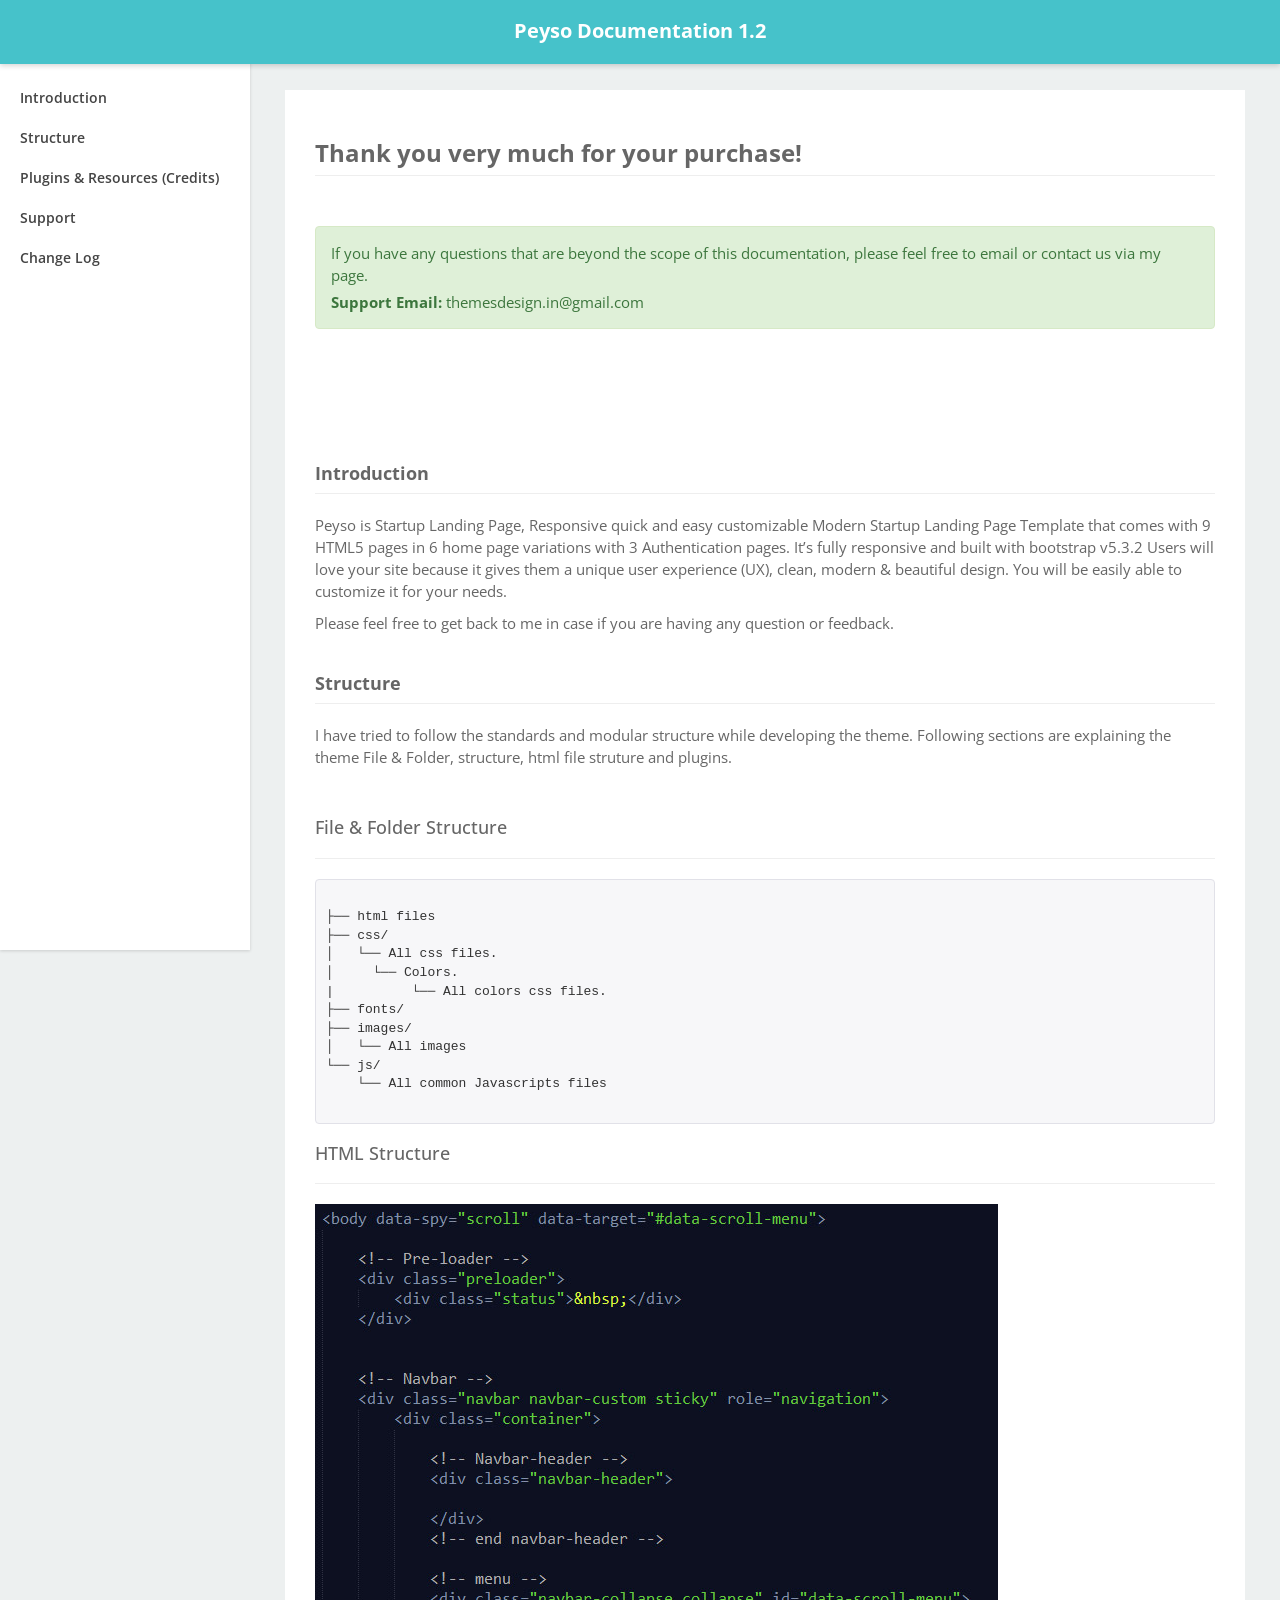
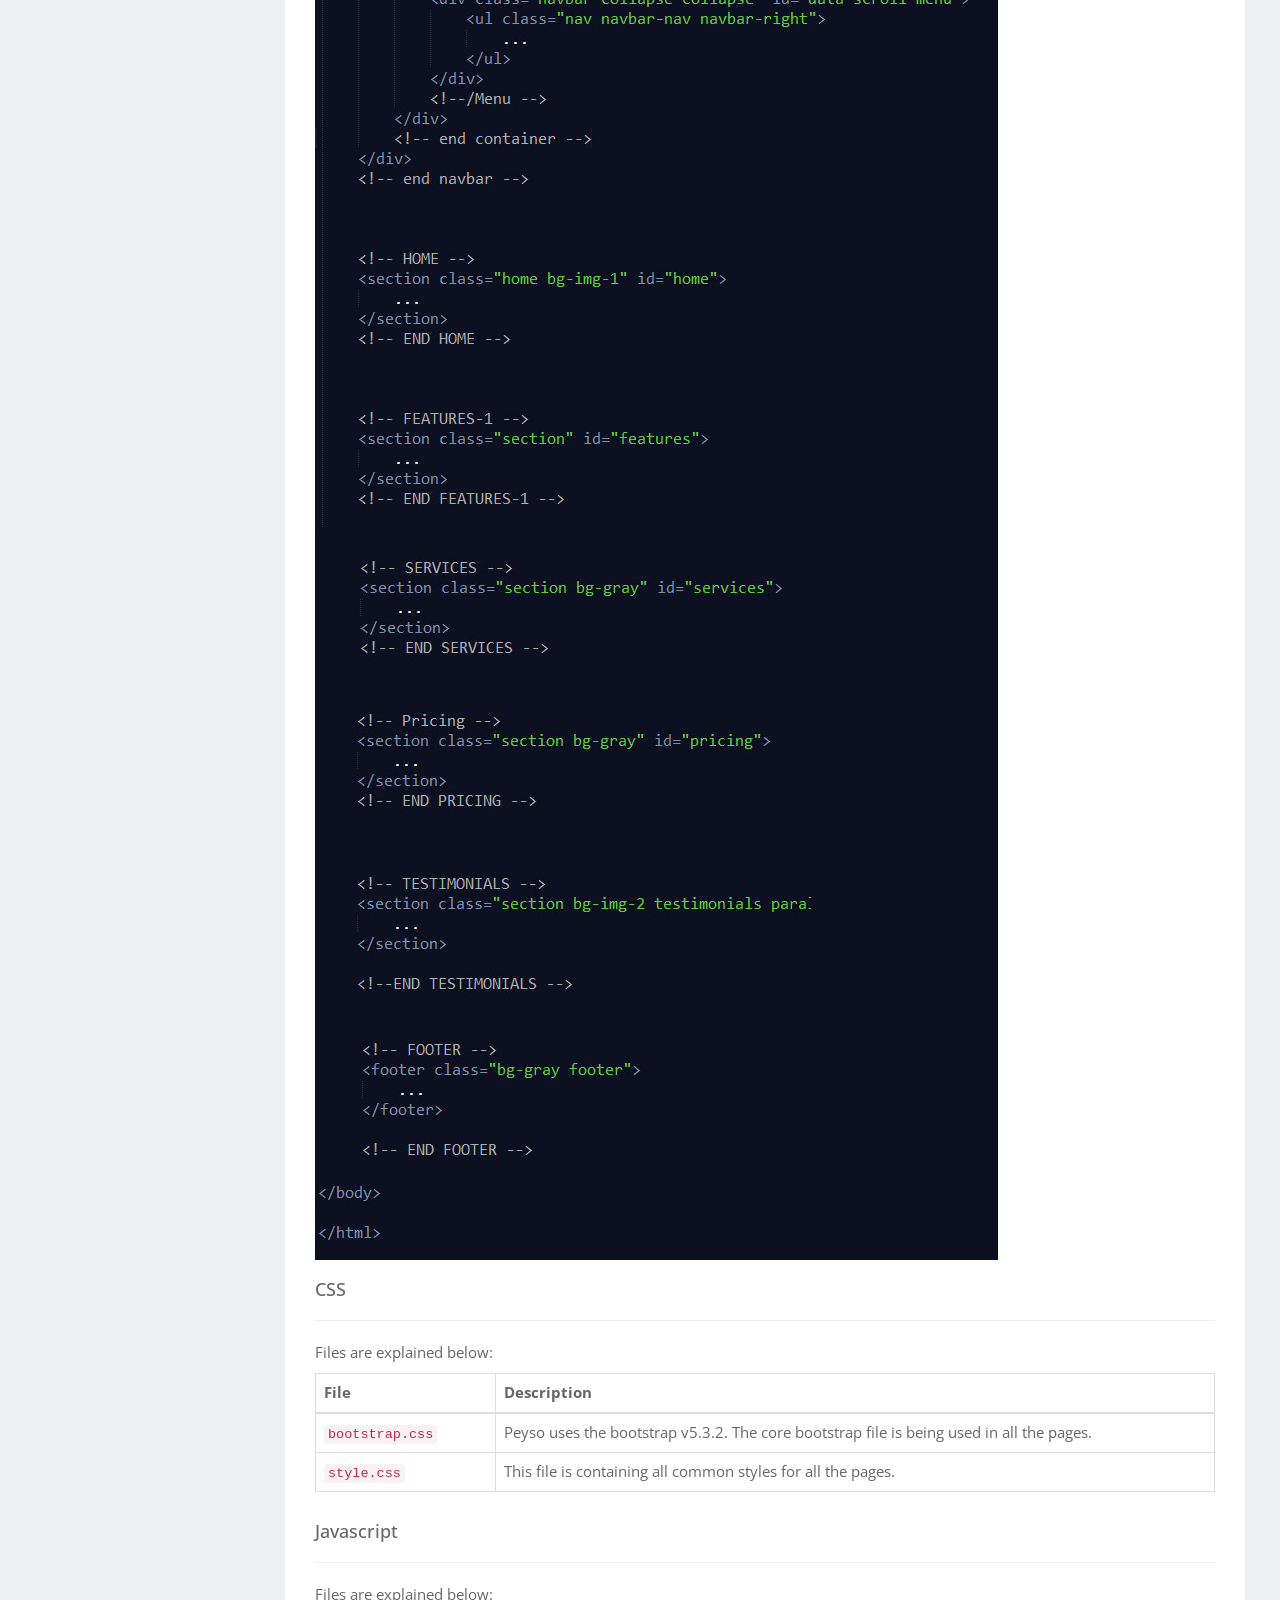
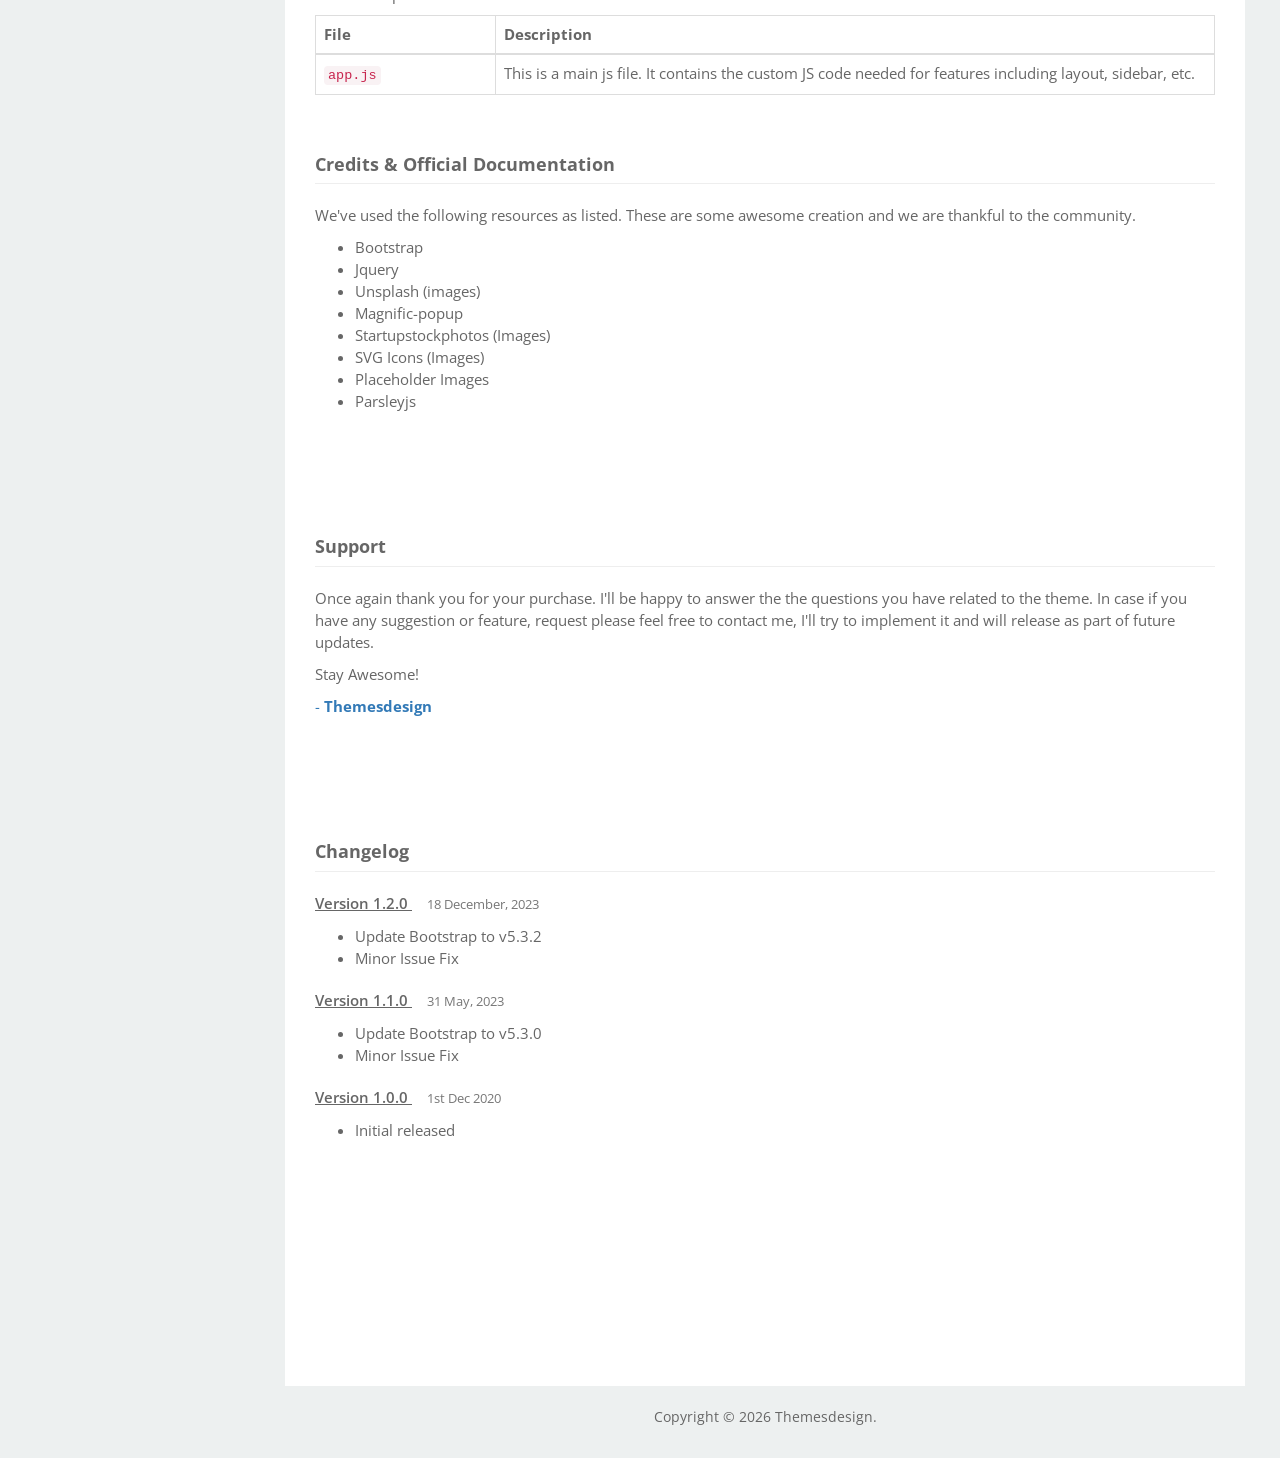
<file: Peyso_HTML_v1.2.0/Documentation/index.html>
<!DOCTYPE html>
<html lang="en">

<head>
	<!--SEO Meta Tags-->
	<meta charset="utf-8" />
	<!-- SITE TITLE -->
	<title>Peyso | Responsive Bootstrap Landing Template</title>
	<meta name="viewport" content="width=device-width, initial-scale=1.0, maximum-scale=1.0, user-scalable=no" />
	<meta content="Responsive Bootstrap Multi-Purpose Landing Page Template" name="description" />
	<meta name="keywords" content="Landing, Bootstrap, Landing page, Template, Registration, Landing">
	<meta content="Themesdesign" name="author" />
	<meta http-equiv="X-UA-Compatible" content="IE=edge" />

	<link rel="shortcut icon" href="favicon.ico">

	<!-- Google-Fonts -->
	<link rel="stylesheet" href="http://fonts.googleapis.com/css?family=Open+Sans:300italic,400italic,600italic,700italic,800italic,400,300,600,700,800">

	<!-- Bootstrap Core CSS -->
	<link href="css/bootstrap.min.css" rel="stylesheet">

	<link rel="stylesheet" type="text/css" href="css/prettify.css" />

	<!-- Custom CSS -->
	<link href="css/styles.css" rel="stylesheet">

	<!-- HTML5 Shim and Respond.js IE8 support of HTML5 elements and media queries -->
	<!-- WARNING: Respond.js doesn't work if you view the page via file:// -->
	<!--[if lt IE 9]>
	<script src="https://oss.maxcdn.com/libs/html5shiv/3.7.0/html5shiv.js"></script>
	<script src="https://oss.maxcdn.com/libs/respond.js/1.4.2/respond.min.js"></script>
	<![endif]-->

</head>

<body>

	<nav class="navbar navbar-default navbar-fixed-top">
		<div class="container-fluid">
			<!-- Brand and toggle get grouped for better mobile display -->
			<div class="text-center">
				<a class="logo" href="#">Peyso Documentation 1.2</a>
			</div>
		</div><!-- /.container-fluid -->
	</nav>

	<div id="wrapper">

		<!-- Sidebar -->
		<div id="sidebar-wrapper">
			<ul class="sidebar-nav">
				<li>
					<a href="#intro">Introduction</a>
				</li>
				<li>
					<a href="#structure">Structure</a>
				</li>
				<li>
					<a href="#credits">Plugins &amp; Resources (Credits)</a>
				</li>
				<li>
					<a href="#support">Support</a>
				</li>
				<li><a href="#changelog">Change Log</a></li>
			</ul>
		</div>
		<!-- /#sidebar-wrapper -->

		<!-- Page Content -->
		<div id="page-content-wrapper">
			<div class="container-fluid">
				<div class="row">
					<div class="col-lg-12">
						<div class="right-bar">

							<div class="com-container">

								<div id="intro" class="com-container">
									<h3 class="page-header">Thank you very much for your purchase!</h3>

									<div class="p-t-20">
										<div class="alert alert-success alert-dismissable">
											<p>If you have any questions that are beyond the scope of this documentation, please feel free to email or contact us via my page.</p>
											<p><b>Support Email:</b> themesdesign.in@gmail.com</p>
										</div>
									</div>
								</div>

								<h4 class="page-header">Introduction</h4>

								<p>Peyso is Startup Landing Page, Responsive quick and easy customizable Modern Startup Landing Page Template that comes with 9 HTML5 pages in 6 home page variations with 3 Authentication pages. It’s fully responsive and built with bootstrap v5.3.2 Users will love your site because it gives them a unique user experience (UX), clean, modern & beautiful design. You will be easily able to customize it for your needs.
								</p>
								<p>
									Please feel free to get back to me in case if you are having any question or feedback.
								</p>



								<div id="structure" class="com-container">
									<h4 class="page-header">Structure</h4>
									<p>I have tried to follow the standards and modular structure while developing the theme. Following sections are explaining the theme File &amp; Folder, structure, html file struture and plugins.</p>

									<div class="row p-t-20">
										<div class="col-sm-12">
											<h4>File &amp; Folder Structure</h4>
											<hr />

											<pre class="prettyprint">

├── html files
├── css/
│   └── All css files.
│     └── Colors.
|          └── All colors css files.
├── fonts/
├── images/
│   └── All images
└── js/
    └── All common Javascripts files

</pre>


											<div class="row">
												<div class="col-sm-12 p-t-30">
													<h4>HTML Structure</h4>
													<hr />
													<p>
														<img src="html.jpg" alt="htnl-img" class="img-responsive">
													</p>
												</div>
											</div>

											<div class="row">
												<div class="col-sm-12 p-t-30">
													<h4>CSS</h4>
													<hr />

													<p class="m-t-20">Files are explained below: </p>

													<table class="table table-bordered m-0">
														<thead>
															<tr>
																<th style="width: 20%;"><i class="ti-file"></i> File</th>
																<th>Description</th>
															</tr>
														</thead>
														<tbody>
															<tr>
																<td>
																	<code>bootstrap.css</code>
																</td>
																<td>
																	Peyso uses the bootstrap v5.3.2. The core bootstrap file is being used in all the pages.
																</td>
															</tr>

															<tr>
																<td>
																	<code>style.css</code>
																</td>
																<td>
																	This file is containing all common styles for all the pages.
																</td>
															</tr>

														</tbody>
													</table>

												</div>
											</div>
										</div>

										<div class="col-sm-12 p-t-30">
											<h4>Javascript</h4>
											<hr />

											<p class="m-t-20">Files are explained below: </p>

											<table class="table table-bordered m-0">
												<thead>
													<tr>
														<th style="width: 20%;"><i class="ti-file"></i> File</th>
														<th>Description</th>
													</tr>
												</thead>
												<tbody>

													<tr>
														<td>
															<code>app.js</code>
														</td>
														<td>
															This is a main js file. It contains the custom JS code needed for features including
															layout, sidebar, etc.
														</td>
													</tr>
												</tbody>
											</table>
										</div>
									</div>



									<div id="credits" class="com-container">
										<h4 class="page-header">Credits &amp; Official Documentation</h4>
										<p>We've used the following resources as listed. These are some awesome creation and we are thankful to the community.</p>

										<ul class="">
											<li><a href="http://getbootstrap.com/">Bootstrap</a></li>
											<li><a href="https://jquery.com/">Jquery</a></li>
											<li><a href="https://unsplash.com/">Unsplash (images)</a></li>
											<li><a href="http://dimsemenov.com/plugins/magnific-popup/">Magnific-popup</a></li>
											<li><a href="http://startupstockphotos.com/">Startupstockphotos (Images)</a></li>
											<li><a href="https://icons8.com/c/flat-color-icons">SVG Icons (Images)</a></li>
											<li><a href="http://placehold.it/">Placeholder Images</a></li>
											<li><a href="http://parsleyjs.org/">Parsleyjs</a></li>

										</ul>
									</div>

									<div id="support" class="com-container">
										<h4 class="page-header">Support</h4>
										<p class="m-t-20">
											Once again thank you for your purchase. I'll be happy to answer the the questions you have related to the theme.
											In case if you have any suggestion or feature, request please feel free to contact me, I'll try to implement it and will release as part of future updates.
										</p>

										<p>
											Stay Awesome!
										</p>

										<p class="text-primary">
											- <strong>Themesdesign</strong>
										</p>
									</div>

									<div id="changelog" class="com-container">

										<h4 class="page-header">Changelog</h4>
										<p style="margin-top: 20px;"><span style="text-decoration: underline; font-weight: 600;">Version 1.2.0 </span> &nbsp;&nbsp;&nbsp;<small class="text-muted"> 18 December, 2023</small></p>

										<ul>
											<li>
												Update Bootstrap to v5.3.2
											</li>
											<li>
												Minor Issue Fix
											</li>
										</ul>

										<p style="margin-top: 20px;"><span style="text-decoration: underline; font-weight: 600;">Version 1.1.0 </span> &nbsp;&nbsp;&nbsp;<small class="text-muted"> 31 May, 2023</small></p>

										<ul>
											<li>
												Update Bootstrap to v5.3.0
											</li>
											<li>
												Minor Issue Fix
											</li>
										</ul>

										<p style="margin-top: 20px;"><span style="text-decoration: underline; font-weight: 600;">Version 1.0.0 </span> &nbsp;&nbsp;&nbsp;<small class="text-muted"> 1st Dec 2020</small></p>

										<ul>
											<li>
												Initial released
											</li>
										</ul>

									</div>

								</div>
							</div>
						</div>
					</div>
				</div>
				<!-- /#page-content-wrapper -->

				<div class="text-center">
					<p class="copy">Copyright ©
						<script>document.write(new Date().getFullYear())</script> Themesdesign.
					</p>
				</div>
			</div>
			<!-- /#wrapper -->

			<!-- jQuery -->
			<script src="js/jquery.js"></script>

			<!-- Bootstrap Core JavaScript -->
			<script src="js/bootstrap.min.js"></script>

			<script src="js/jquery.easing.min.js"></script>

			<script type="text/javascript" src="js/prettify.js"></script>

			<!-- Menu Toggle Script -->
			<script>

				//jQuery for page scrolling feature - requires jQuery Easing plugin
				$(function () {
					$('.sidebar-nav a').bind('click', function (event) {
						var $anchor = $(this);
						$('html, body').stop().animate({
							scrollTop: $($anchor.attr('href')).offset().top - 100
						}, 1500, 'easeInOutExpo');
						event.preventDefault();
					});
				});
			</script>

</body>

</html>
</file>
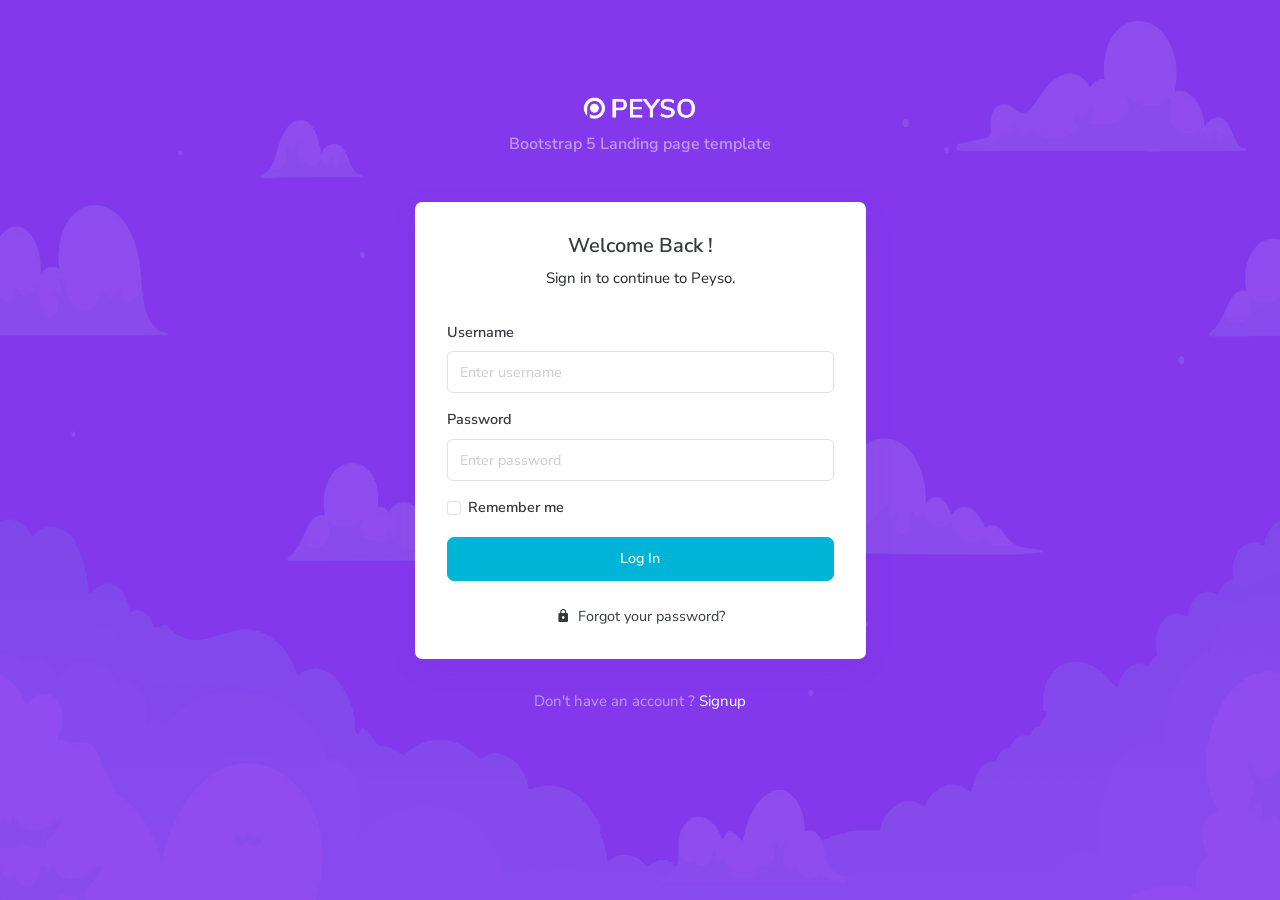
<file: Peyso_HTML_v1.2.0/HTML/auth-login.html>
<!DOCTYPE html>
<html lang="en">

<head>
    <meta charset="UTF-8">
    <meta name="viewport" content="width=device-width, initial-scale=1">
    <title>Login | Peyso - Bootstrap 5 Landing Page Template</title>
    <meta name="description" content="" />
    <meta name="keywords" content="" />
    <meta name="author" content="Themesbrand" />

    <!-- App favicon -->
    <link rel="shortcut icon" href="images/favicon.ico">

    <!-- Bootstrap core CSS -->
    <link rel="stylesheet" href="css/bootstrap.min.css" type="text/css">

    <!-- Material Icon -->
    <link rel="stylesheet" type="text/css" href="css/materialdesignicons.min.css" />

    <!-- Custom  sCss -->
    <link rel="stylesheet" type="text/css" href="css/style.min.css" />

</head>

<body class="bg-primary">

    <div class="authentication-page hero-1 py-5">
        <!-- bg-overlay-img -->
        <div class="bg-overlay overflow-hidden bg-transparent">
            <div class="hero-1-bg"></div>
        </div>

        <div class="container">
            <div class="row justify-content-center  mt-sm-5">
                <div class="col-md-8 col-lg-6 col-xl-5">
                    <div>
                        <div class="text-center mb-5">
                            <a href="index-1.html" class="mb-3 d-block auth-logo">
                                    <img src="images/logo-light.png" alt="" height="22" class="logo">
                                </a>
                            <h5 class="font-16 text-white-50">Bootstrap 5 Landing page template</h5>
                        </div>

                        <div class="card">
                            <div class="card-body p-4">
                                <div class="text-center mt-2">
                                    <h5>Welcome Back !</h5>
                                    <p>Sign in to continue to Peyso.</p>

                                </div>

                                <div class="p-2 mt-4">
                                    <form action="index-1.html">

                                        <div class="mb-3">
                                            <label class="form-label" for="username">Username</label>
                                            <input type="text" class="form-control" id="username" placeholder="Enter username">
                                        </div>

                                        <div class="mb-3">
                                            <label class="form-label" for="userpassword">Password</label>
                                            <input type="password" class="form-control" id="userpassword" placeholder="Enter password">
                                        </div>

                                        <div class="form-check">
                                            <input type="checkbox" class="form-check-input" id="auth-remember-check">
                                            <label class="form-check-label" for="auth-remember-check">Remember me</label>
                                        </div>

                                        <div class="mt-3 d-grid">
                                            <a href="index-1.html" class="btn btn-info" type="submit">Log In</a>
                                        </div>


                                        <div class="mt-4 text-center">
                                            <a href="auth-recoverpw.html" class="text-body"><i class="mdi mdi-lock me-1"></i> Forgot your password?</a>
                                        </div>
                                    </form>
                                    <!-- end-form -->
                                </div>
                            </div>
                        </div>

                        <div class="mt-4 text-center text-white-50">
                            <p>Don't have an account ? <a href="auth-register.html" class="font-weight-semibold text-white"> Signup </a> </p>
                        </div>

                    </div>
                </div>
            </div>
            <!-- end row -->
        </div>
        <!-- end container -->
    </div>


    <!-- Javascript -->
    <script src="js/bootstrap.bundle.min.js"></script>

    <!-- unicon -->
    <script src="https://unicons.iconscout.com/release/v2.1.11/script/monochrome/bundle.js"></script>

</body>

</html>
</file>
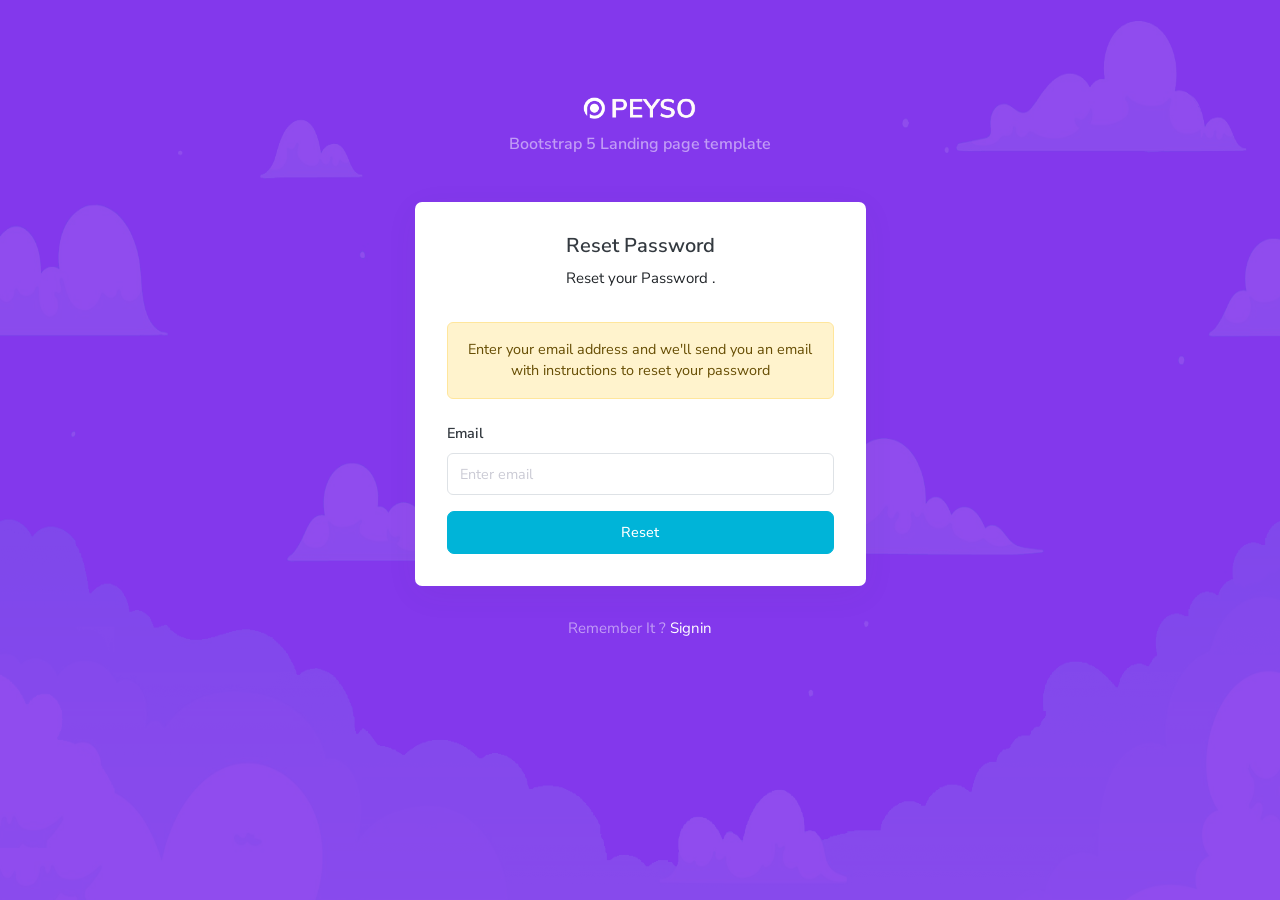
<file: Peyso_HTML_v1.2.0/HTML/auth-recoverpw.html>
<!DOCTYPE html>
<html lang="en">

    <head>
        <meta charset="UTF-8">
        <meta name="viewport" content="width=device-width, initial-scale=1">
        <title>Recover Password | Peyso - Bootstrap 5 Landing Page Template</title>
        <meta name="description" content="" />
        <meta name="keywords" content="" />
        <meta name="author" content="Themesbrand" />

        <!-- App favicon -->
        <link rel="shortcut icon" href="images/favicon.ico">

        <!-- Bootstrap core CSS -->
        <link rel="stylesheet" href="css/bootstrap.min.css" type="text/css">

        <!-- Material Icon -->
        <link rel="stylesheet" type="text/css" href="css/materialdesignicons.min.css" />

        <!-- Custom  sCss -->
        <link rel="stylesheet" type="text/css" href="css/style.min.css" />

    </head>

    <body class="bg-primary">

        <div class="authentication-page hero-1 py-5">
            <!-- bg-overlay-img -->
        <div class="bg-overlay overflow-hidden bg-transparent">
            <div class="hero-1-bg"></div>
        </div>

            <div class="container">
                <div class="row justify-content-center  mt-sm-5">
                    <div class="col-md-8 col-lg-6 col-xl-5">
                        <div>
                            <div class="text-center mb-5">
                                <a href="index-1.html" class="mb-3 d-block auth-logo">
                                    <img src="images/logo-light.png" alt="" height="22" class="logo">
                                </a>
                                <h5 class="font-16 text-white-50">Bootstrap 5 Landing page template</h5>
                            </div>
                            
                            <div class="card">
                                <div class="card-body p-4">
                                    <div class="text-center mt-2">
                                        <h5>Reset Password</h5>
                                        <p>Reset your Password .</p>
                                        
                                    </div>

                                    <div class="p-2 mt-4">
                                        <div class="alert alert-warning text-center mb-4" role="alert">
                                            Enter your email address and we'll send you an email with instructions to reset your password
                                        </div>
                                        <form action="index-1.html">
            
                                            <div class="mb-3">
                                                <label class="form-label" for="useremail-input">Email</label>
                                                <input type="email" class="form-control" id="useremail-input" placeholder="Enter email">
                                            </div>

                                            <div class="mt-3 d-grid">
                                                <a href="index-1.html" class="btn btn-info" type="submit">Reset</a>
                                            </div>

                                        </form>
                                    </div>
                                </div>
                            </div>
                            <!-- end card -->

                            <div class="mt-4 text-center text-white-50">                            
                                <p>Remember It ? <a href="auth-login.html" class="font-weight-semibold text-white"> Signin </a> </p>
                            </div>
                                
                        </div>
                    </div>
                </div>
                <!-- end row -->
            </div>
            <!-- end container -->
        </div>
        

        <!-- Javascript -->
        <script src="js/bootstrap.bundle.min.js"></script>

        <!-- unicon -->
        <script src="https://unicons.iconscout.com/release/v2.1.11/script/monochrome/bundle.js"></script>

    </body>
</html>
</file>
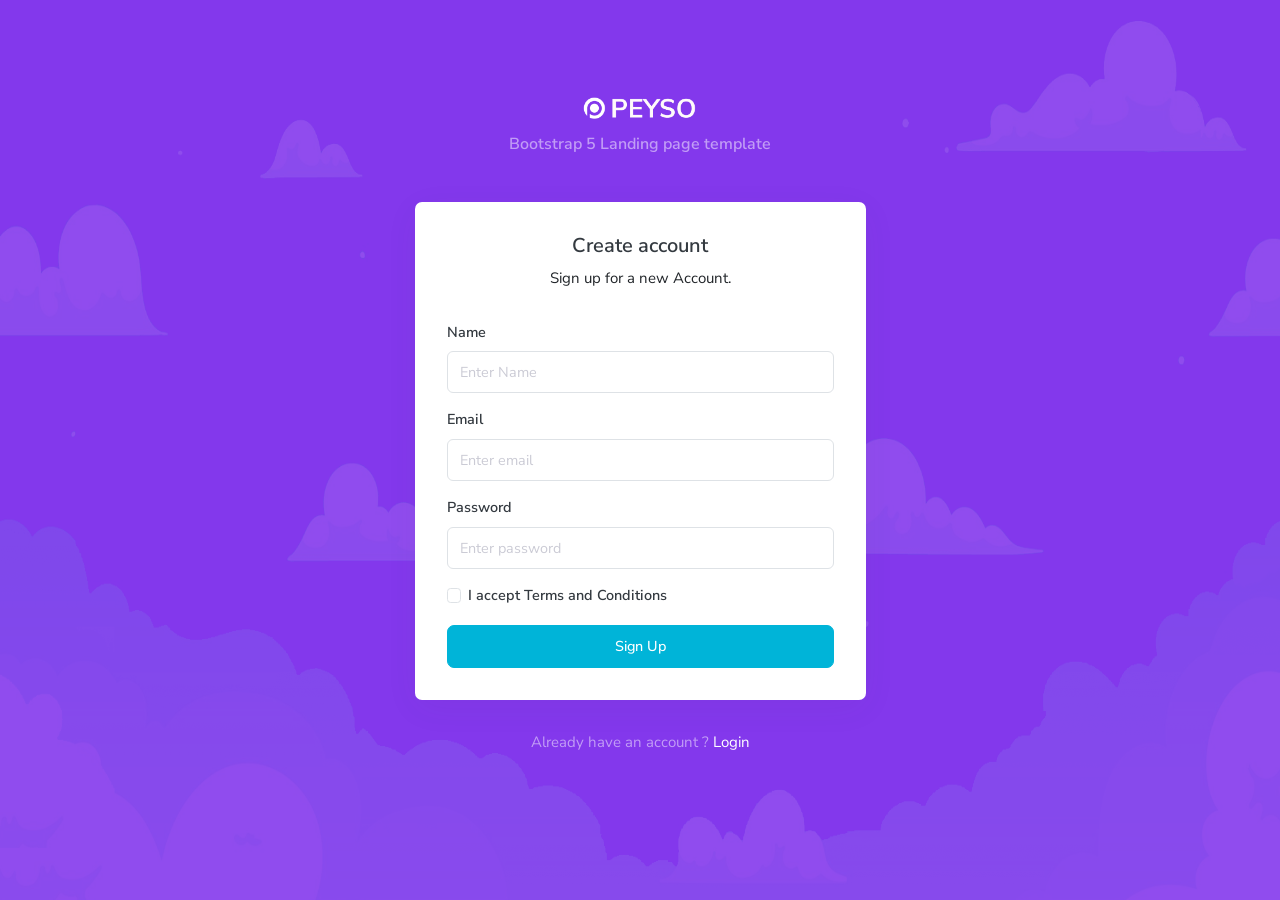
<file: Peyso_HTML_v1.2.0/HTML/auth-register.html>
<!DOCTYPE html>
<html lang="en">

    <head>
        <meta charset="UTF-8">
        <meta name="viewport" content="width=device-width, initial-scale=1">
        <title>Signup | Peyso - Bootstrap 5 Landing Page Template</title>
        <meta name="description" content="" />
        <meta name="keywords" content="" />
        <meta name="author" content="Themesbrand" />

        <!-- App favicon -->
        <link rel="shortcut icon" href="images/favicon.ico">

        <!-- Bootstrap core CSS -->
        <link rel="stylesheet" href="css/bootstrap.min.css" type="text/css">

        <!-- Material Icon -->
        <link rel="stylesheet" type="text/css" href="css/materialdesignicons.min.css" />

        <!-- Custom  sCss -->
        <link rel="stylesheet" type="text/css" href="css/style.min.css" />

    </head>

    <body class="bg-primary">

        <div class="authentication-page hero-1 py-5">
            <!-- bg-overlay-img -->
        <div class="bg-overlay overflow-hidden bg-transparent">
            <div class="hero-1-bg"></div>
        </div>

            <div class="container">
                <div class="row justify-content-center  mt-sm-5">
                    <div class="col-md-8 col-lg-6 col-xl-5">
                        <div>
                            <div class="text-center mb-5">
                                <a href="index-1.html" class="mb-3 d-block auth-logo">
                                    <img src="images/logo-light.png" alt="" height="22" class="logo">
                                </a>
                                <h5 class="font-16 text-white-50">Bootstrap 5 Landing page template</h5>
                            </div>
                            
                            <div class="card">
                                <div class="card-body p-4">
                                    <div class="text-center mt-2">
                                        <h5>Create account</h5>
                                        <p>Sign up for a new Account.</p>
                                        
                                    </div>

                                    <div class="p-2 mt-4">
                                        <form action="index-1.html">
            
                                            <div class="mb-3">
                                                <label class="form-label" for="firstname-input">Name</label>
                                                <input type="text" class="form-control" id="firstname-input" placeholder="Enter Name">
                                            </div>

                                            <div class="mb-3">
                                                <label class="form-label" for="useremail-input">Email</label>
                                                <input type="email" class="form-control" id="useremail-input" placeholder="Enter email">        
                                            </div>

                                            <div class="mb-3">
                                                <label class="form-label" for="userpassword-input">Password</label>
                                                <input type="password" class="form-control" id="userpassword-input" placeholder="Enter password">
                                            </div>

                                            <div class="form-check">
                                                <input type="checkbox" class="form-check-input" id="auth-terms-condition-check">
                                                <label class="form-check-label" for="auth-terms-condition-check">I accept <a href="javascript: void(0);" class="text-dark">Terms and Conditions</a></label>
                                            </div>

                                            <div class="mt-3 d-grid">
                                                <a href="index-1.html" class="btn btn-info w-100" type="submit">Sign Up</a>
                                            </div>
                                        </form>
                                        <!-- end form -->
                                    </div>
                                </div>
                            </div>
                            <!-- end card -->
                            

                            <div class="mt-4 text-center text-white-50">
                            
                                <p>Already have an account ? <a href="auth-login.html" class="font-weight-semibold text-white"> Login </a> </p>
                            </div>
                                
                        </div>
                    </div>
                </div>
                <!-- end row -->
            </div>
            <!-- end container -->
        </div>
        

        <!-- Javascript -->
        <script src="js/bootstrap.bundle.min.js"></script>
        <!-- unicon -->
        <script src="https://unicons.iconscout.com/release/v2.1.11/script/monochrome/bundle.js"></script>

    </body>
</html>
</file>
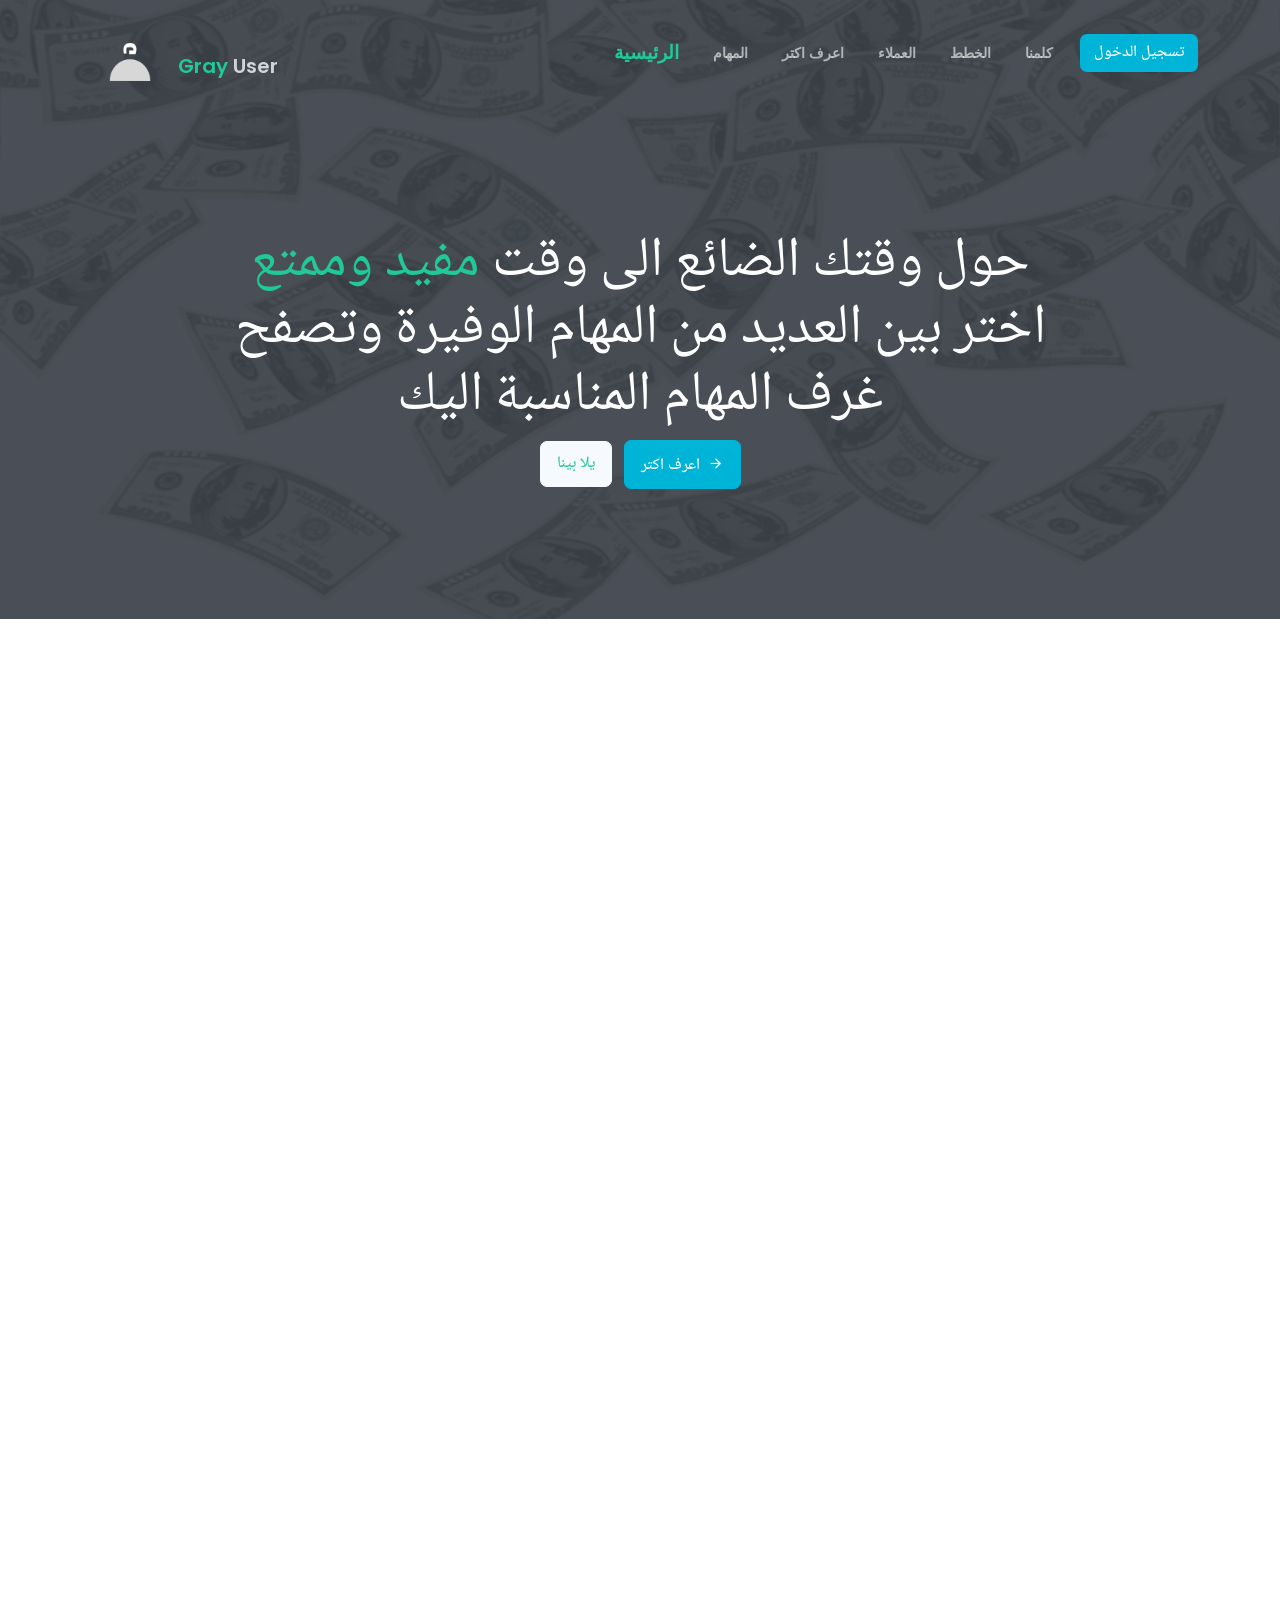
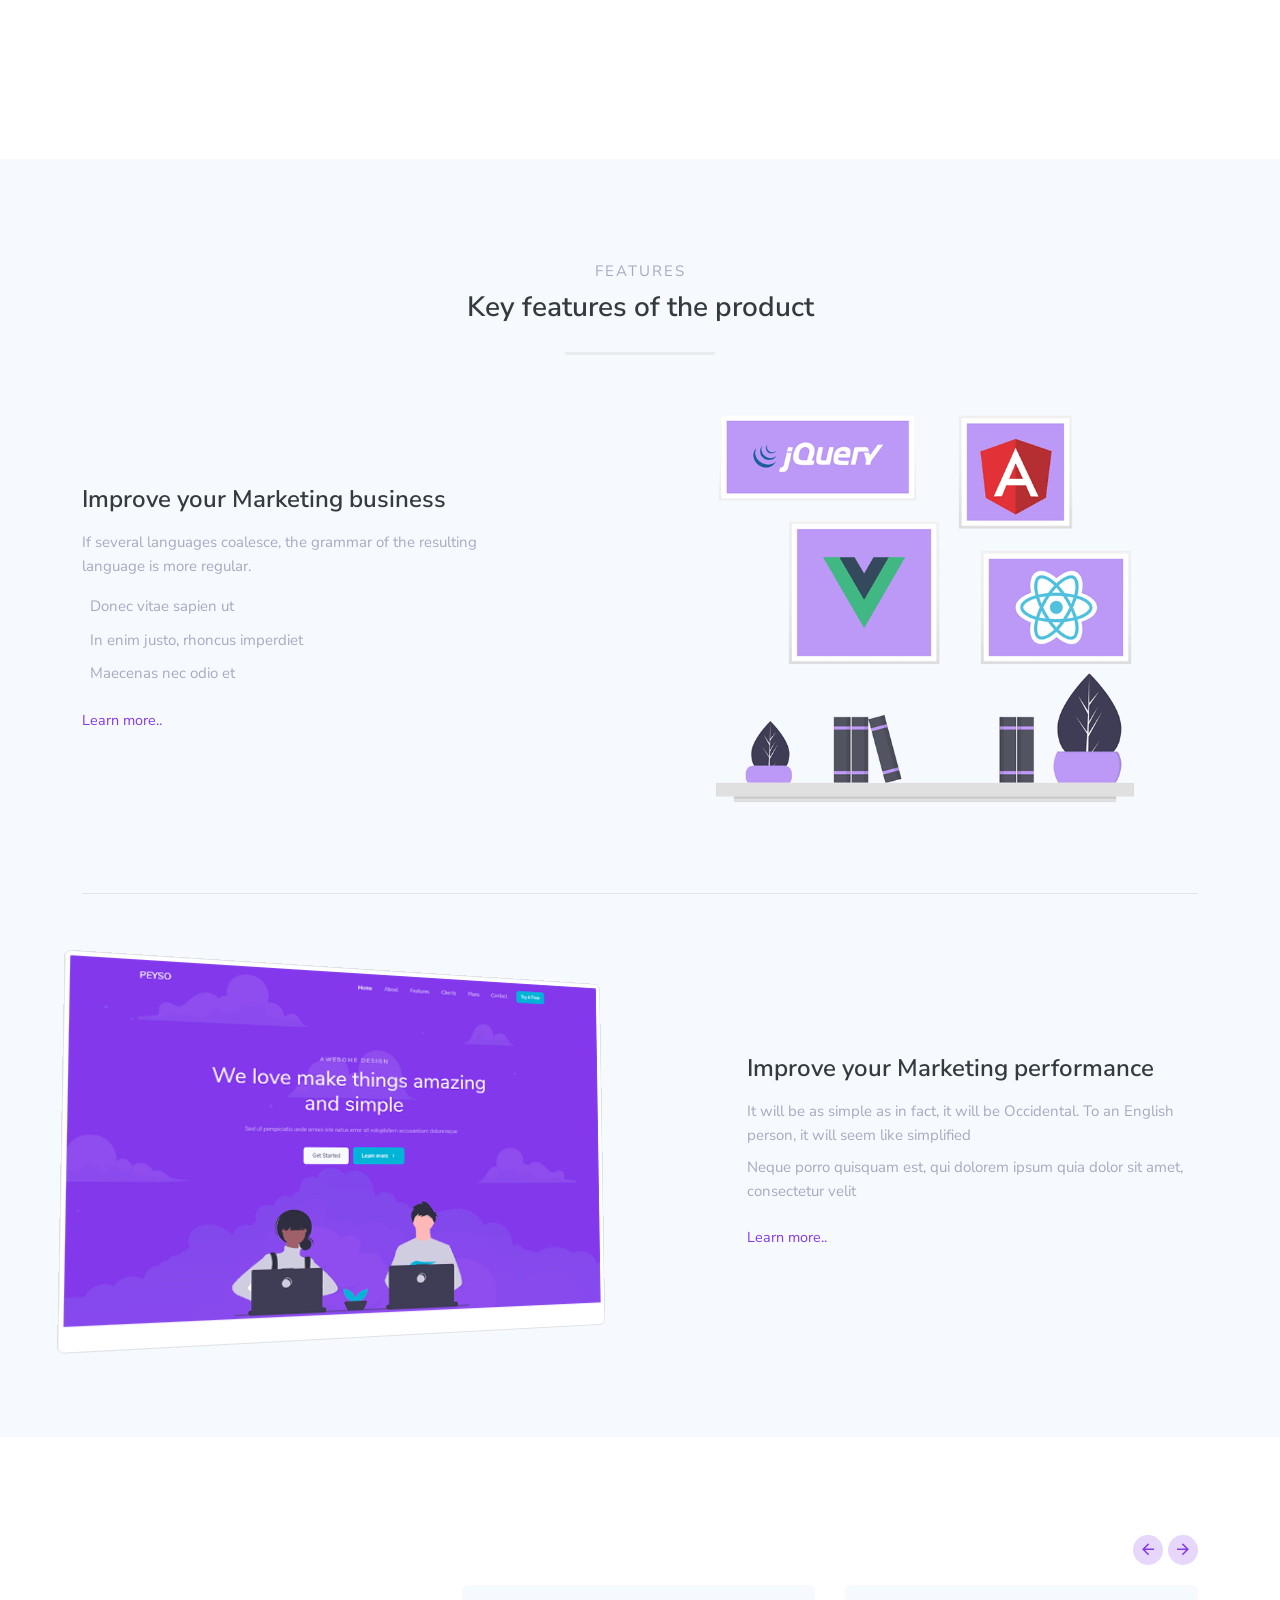
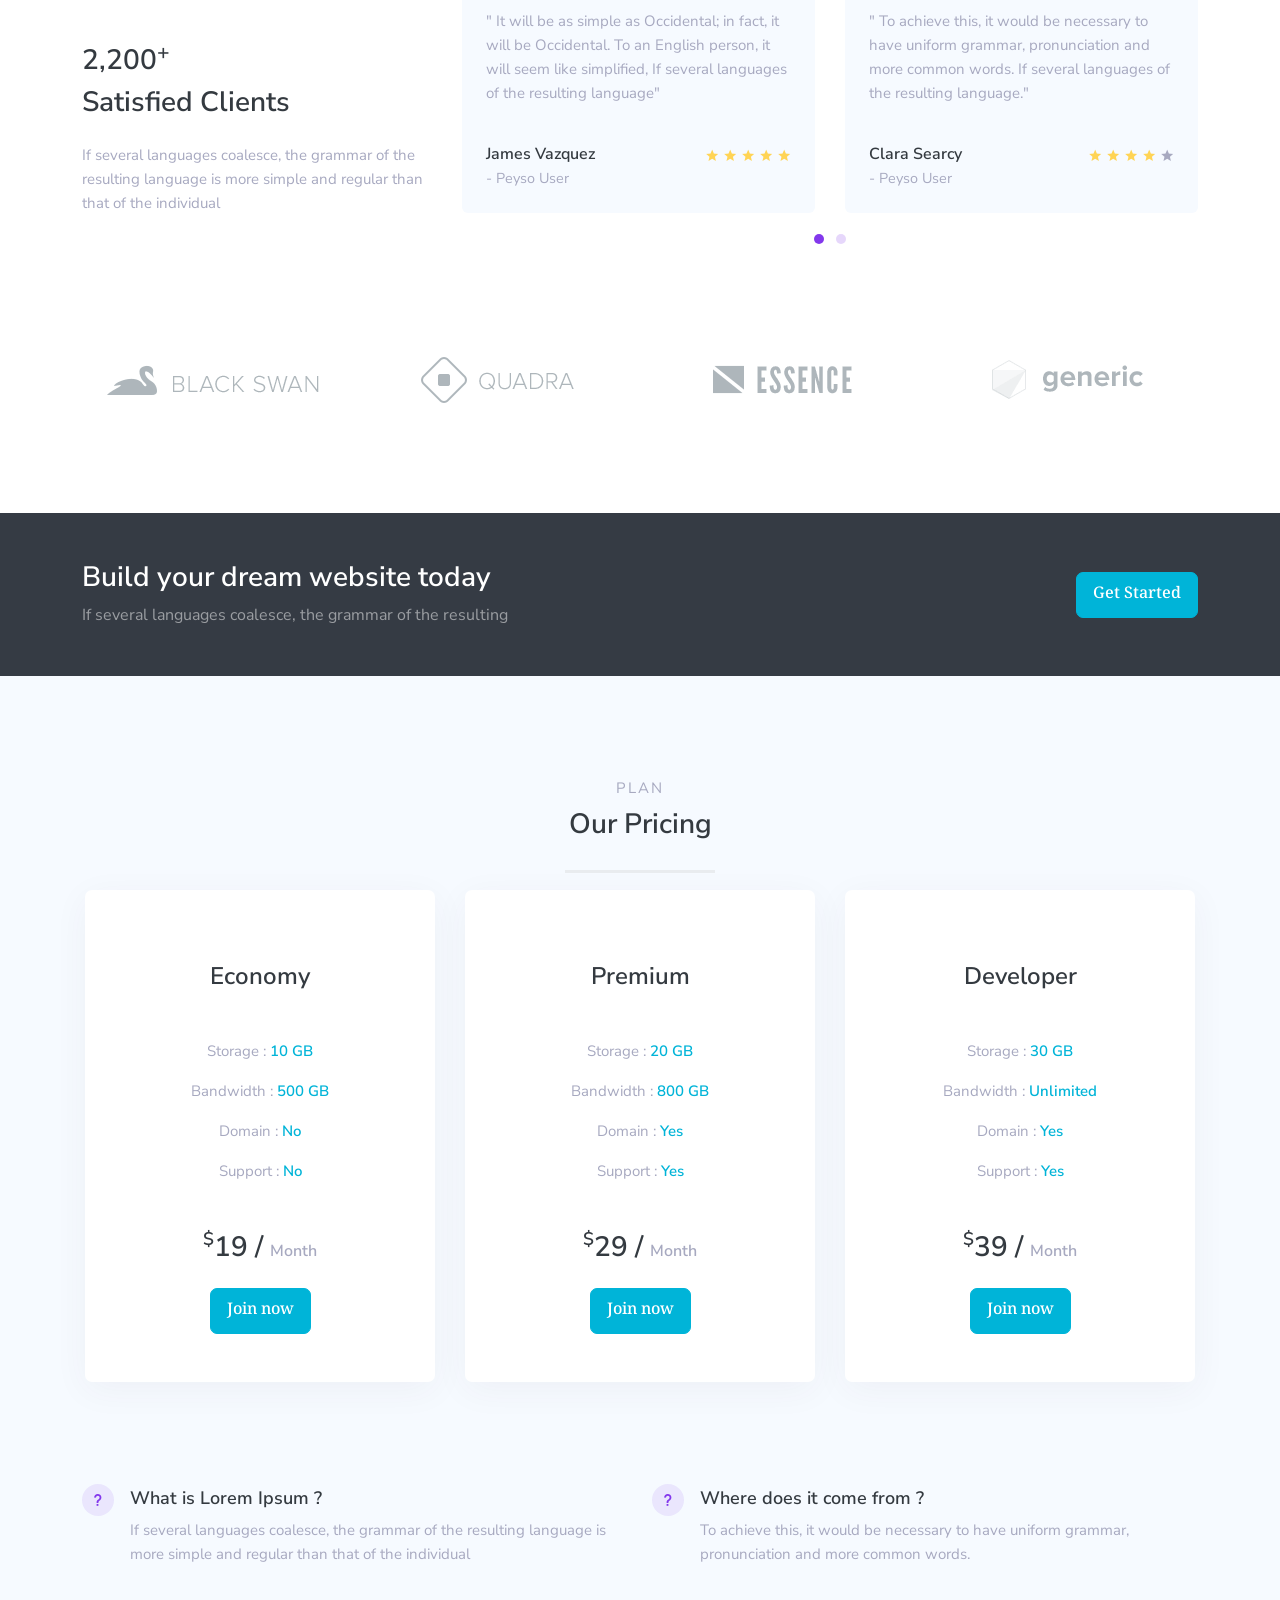
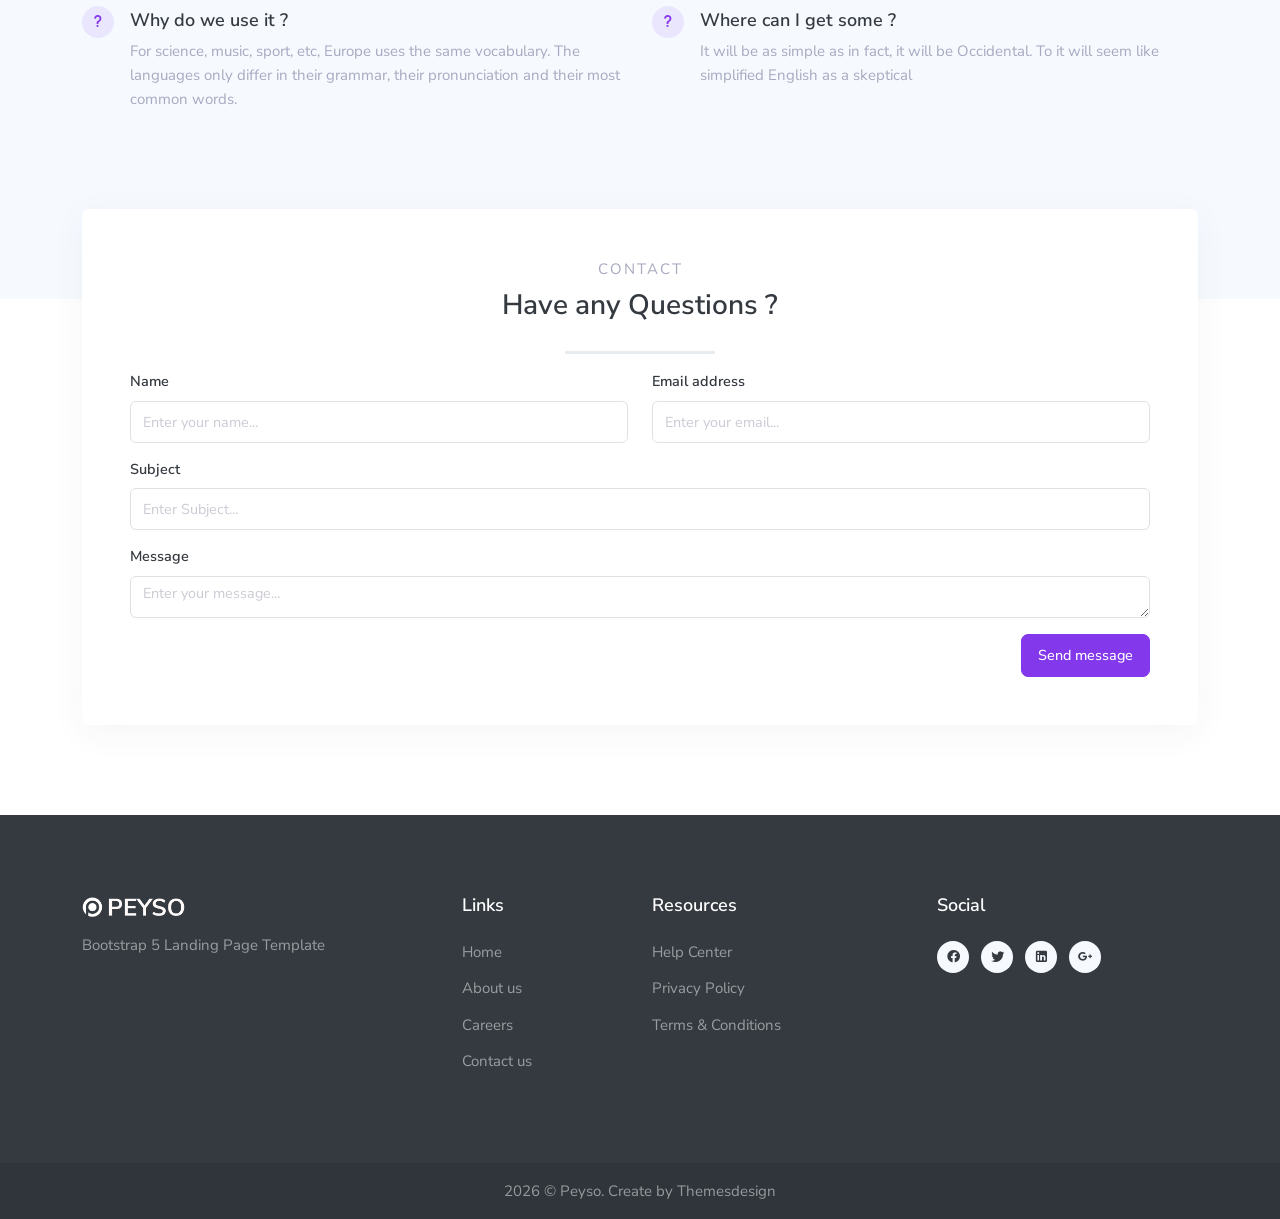
<file: Peyso_HTML_v1.2.0/HTML/index-1.html>
<!DOCTYPE html>
<html lang="en">

<head>
    <meta charset="UTF-8" />
    <title>Peyso - Bootstrap 5 Landing Page Template</title>
    <meta name="viewport" content="width=device-width, initial-scale=1" />
    <meta name="description" content="Premium Bootstrap 5 Landing Page Template" />
    <meta name="keywords" content="bootstrap 5, premium, marketing, multipurpose" />
    <meta name="author" content="Themesdesign" />

    <!-- App favicon -->
    <link rel="shortcut icon" href="images/favicon.ico" />

    <!-- Bootstrap core CSS -->
    <link rel="stylesheet" href="css/bootstrap.min.css" type="text/css" />

    <!-- Material Icon -->
    <link rel="stylesheet" type="text/css" href="css/materialdesignicons.min.css" />

    <!-- tinyslider -->
    <link rel="stylesheet" href="css/tiny-slider.css">

    <!-- Custom  sCss -->
    <link rel="stylesheet" type="text/css" href="css/style.min.css" />
    <link rel="stylesheet" href="css/style.css">
</head>

<body data-bs-spy="scroll" data-bs-target=".navbar" data-bs-offset="58">

    <!--Navbar Start-->
    <nav class="navbar navbar-expand-lg fixed-top sticky" id="navbar">
        <div class="container">
            <a class="navbar-brand logo" href="#">
                <div class="box-logo-light">
                    <img src="./images/Untitled2.png" alt="" class="logo-light" height="20" />
                    <span class="company-name">Gray <span class="sec-half">User</span></span>
                </div>

                <!-- <span class="logo-dark">Gray <span class="sec-half">User</span></span> -->
            </a>
            <button class="navbar-toggler" type="button" data-bs-toggle="collapse"
                data-bs-target="#navbarSupportedContent" aria-controls="navbarSupportedContent" aria-expanded="false"
                aria-label="Toggle navigation">
                <span class="navbar-toggler-icon"></span>
            </button>
            <div class="collapse navbar-collapse" id="navbarSupportedContent">
                <ul class="navbar-nav ms-auto mb-2 mb-lg-0" id="navbar-navlist">
                    <li class="nav-item">
                        <a href="#home" class="nav-link" id="scrollElement">الرئيسية</a>
                    </li>
                    <li class="nav-item">
                        <a href="#features" class="nav-link">المهام</a>
                    </li>

                    <li class="nav-item">
                        <a href="#about" class="nav-link">اعرف اكتر</a>
                    </li>

                    <li class="nav-item">
                        <a href="#clients" class="nav-link">العملاء</a>
                    </li>

                    <li class="nav-item">
                        <a href="#pricing" class="nav-link">الخطط</a>
                    </li>

                    <li class="nav-item">
                        <a href="#contact" class="nav-link">كلمنا</a>
                    </li>
                </ul>
                <a href="#" class="btn btn-info btn-sm navbar-btn my-lg-0 my-2">تسجيل الدخول</a>

            </div>
        </div>
    </nav>
    <!-- Navbar End -->

    <!-- Hero section Start -->
    <section class="hero-1 bg-primary" id="home">
        <!-- bg-overlay-img -->
        <div class="bg-overlay overflow-hidden bg-transparent">
            <div class="hero-1-bg"></div>
        </div>

        <div class="container">
            <div class="row justify-content-center">
                <div class="col-lg-9">
                    <div class="hero-wrapper text-white-50 text-center">
                        <!-- <h5 class="text-white-50 home-small-title">Awesome Design</h5> -->
                        <div class="container-text">
                            <span class="hero-1-title display-4 text-white mb-4">حول وقتك الضائع الى وقت <span
                                    class="sec-half-description">مفيد
                                    وممتع</span>
                                اختر
                                بين العديد
                                من المهام الوفيرة وتصفح غرف المهام المناسبة اليك </span>


                        </div>


                        <div class="pt-2">
                            <a href="#features" class="btn btn-light me-2">يلا بينا</a>
                            <a href="#about" class="btn btn-info">اعرف اكتر <i class="mdi mdi-arrow-right ms-1"></i></a>
                        </div>

                        <!-- <div class="home-img mt-5">
                            <img src="images/home-img.png" alt="" class="img-fluid mx-auto d-block" />
                        </div> -->
                    </div>
                </div>
            </div>
            <!-- end row -->
        </div>
        <!-- end container -->
    </section>
    <!-- Hero section End -->

    <!-- Start Featurs -->
    <section class="section" id="features">
        <div class="container2">
            <!-- <div class="row justify-content-center">
                <div class="col-lg-10">
                    <div class="text-center mb-5">
                        <h3 class="mb-3">A digital web design studio creating modern & engaging online</h3>
                        <p class="text-muted">
                            If several languages coalesce, the grammar of the resulting language is more simple and
                            regular than that of the individual languages new common will be more regular than the
                            existing If several is more
                            simple and regular than that of the individual languages new common will be more regular
                            than the existing
                        </p>
                    </div>
                </div>
            </div>
            end row -->
            <!-- 
            <div class="row">
                <div class="col-lg-4 col-md-4">
                    <div class="text-center p-4">
                        <div class="icons-xl mb-3">
                            <i class="uim uim-ruler"></i>
                        </div>

                        <h5>Web Designing</h5>
                        <p class="text-muted">If several languages coalesce, the grammar of the resulting language is
                            more regular than that of the individual</p>
                    </div>
                </div>

                <div class="col-lg-4 col-md-4">
                    <div class="text-center p-4">
                        <div class="icons-xl mb-3">
                            <i class="uim uim-repeat"></i>
                        </div>

                        <h5>Programming</h5>
                        <p class="text-muted">To achieve this, it would be necessary to have uniform more common several
                            languages coalesce</p>
                    </div>
                </div>

                <div class="col-lg-4 col-md-4">
                    <div class="text-center p-4">
                        <div class="icons-xl mb-3">
                            <i class="uim uim-airplay"></i>
                        </div>

                        <h5>Software Development</h5>
                        <p class="text-muted">For science, music, sport, etc, Europe uses the same vocabulary only
                            differ in their pronunciation.</p>
                    </div>
                </div>
            </div> -->
            <!-- end row -->


            <!-- start  container-->

        </div>
        <!-- end container -->
    </section>
    <!-- end About -->

    <!-- Start Features -->
    <section class="section bg-light" id="about">
        <div class="container">
            <div class="row justify-content-center">
                <div class="col-lg-8">
                    <div class="text-center title mb-5">
                        <p class="text-muted text-uppercase fw-normal mb-2">Features</p>
                        <h3 class="mb-3">Key features of the product</h3>
                        <div class="title-icon position-relative">
                            <div class="position-relative">
                                <i class="uim uim-arrow-circle-down"></i>
                            </div>
                        </div>
                    </div>
                </div>
            </div>
            <!-- end row -->

            <div class="row align-items-center">
                <div class="col-lg-5 order-2 order-lg-1">
                    <div class="mt-4 mt-lg-0">
                        <h4>Improve your Marketing business</h4>
                        <p class="text-muted mt-3">If several languages coalesce, the grammar of the resulting language
                            is more regular.</p>

                        <div>
                            <p class="mb-2 text-muted">
                                <span class="uim-icon-info me-2 align-middle"><i
                                        class="uim uim-check-circle"></i></span>Donec vitae sapien ut
                            </p>
                            <p class="mb-2 text-muted">
                                <span class="uim-icon-info me-2 align-middle"><i
                                        class="uim uim-check-circle"></i></span>In enim justo, rhoncus imperdiet
                            </p>
                            <p class="text-muted">
                                <span class="uim-icon-info me-2 align-middle"><i
                                        class="uim uim-check-circle"></i></span>Maecenas nec odio et
                            </p>
                        </div>
                        <div class="mt-4">
                            <a href="#" class="text-primary">Learn more..</a>
                        </div>
                    </div>
                </div>

                <div class="col-lg-6 ms-lg-auto col-sm-8 order-1 order-lg-2">
                    <div>
                        <img src="images/features/img-1.jpg" alt="" class="img-fluid mx-auto d-block" />
                    </div>
                </div>
            </div>
            <!-- end row -->

            <hr class="my-5" />

            <div class="row align-items-center">
                <div class="col-lg-6 col-sm-8">
                    <div class="features-img mt-4">
                        <img src="images/features/img-2.jpg" alt="" class="img-fluid mx-auto d-block img-thumbnail" />
                    </div>
                </div>

                <div class="col-lg-5 ms-lg-auto">
                    <div class="mt-5 mt-lg-4">
                        <h4>Improve your Marketing performance</h4>
                        <p class="text-muted mb-2 mt-3">It will be as simple as in fact, it will be Occidental. To an
                            English person, it will seem like simplified</p>
                        <p class="text-muted">Neque porro quisquam est, qui dolorem ipsum quia dolor sit amet,
                            consectetur velit</p>
                        <div class="mt-4">
                            <a href="#" class="text-primary">Learn more..</a>
                        </div>
                    </div>
                </div>
            </div>
            <!-- end row -->
        </div>
        <!-- end container -->
    </section>
    <!-- End Features -->

    <!-- Start Clients -->
    <section class="section mt-5" id="clients">
        <div class="container">
            <div class="row pb-5 align-items-center">
                <div class="col-lg-4 col-md-4">
                    <div class="icons-lg mb-4">
                        <i class="uim uim-comment-message"></i>
                    </div>
                    <h3 class="mb-2">2,200<sup>+</sup></h3>
                    <h3 class="mb-4">Satisfied Clients</h3>
                    <p class="text-muted mb-sm-0 mb-5 pb-sm-0 pb-4">If several languages coalesce, the grammar of the
                        resulting language is more simple and regular than that of the individual</p>
                </div>

                <div class="col-lg-8 col-md-8">
                    <div class="client-slider">
                        <div>
                            <div class="bg-light rounded p-4">
                                <p class="text-muted mb-4">" It will be as simple as Occidental; in fact, it will be
                                    Occidental. To an English person, it will seem like simplified, If several languages
                                    of the resulting language"</p>
                                <div class="pt-3">
                                    <div class="d-inline-block">
                                        <h5 class="font-16 mb-1">James Vazquez</h5>
                                        <span class="text-muted">- Peyso User</span>
                                    </div>
                                    <div class="text-muted d-inline-block float-end">
                                        <i class="mdi mdi-star text-warning"></i>
                                        <i class="mdi mdi-star text-warning"></i>
                                        <i class="mdi mdi-star text-warning"></i>
                                        <i class="mdi mdi-star text-warning"></i>
                                        <i class="mdi mdi-star text-warning"></i>
                                    </div>
                                </div>
                            </div>
                        </div>
                        <div>
                            <div class="bg-light rounded p-4">
                                <p class="text-muted mb-4">" To achieve this, it would be necessary to have uniform
                                    grammar, pronunciation and more common words. If several languages of the resulting
                                    language."</p>

                                <div class="pt-3">
                                    <div class="d-inline-block">
                                        <h5 class="font-16 mb-1">Clara Searcy</h5>
                                        <span class="text-muted">- Peyso User</span>
                                    </div>
                                    <div class="text-muted d-inline-block float-end">
                                        <i class="mdi mdi-star text-warning"></i>
                                        <i class="mdi mdi-star text-warning"></i>
                                        <i class="mdi mdi-star text-warning"></i>
                                        <i class="mdi mdi-star text-warning"></i>
                                        <i class="mdi mdi-star"></i>
                                    </div>
                                </div>
                            </div>
                        </div>
                        <div>
                            <div class="bg-light rounded p-4">
                                <p class="text-muted mb-4">
                                    " If several It will be as simple as Occidental; it will be Occidental. To an
                                    English person, it will seem like simplified, If several languages of the resulting
                                    language "
                                </p>
                                <div class="pt-3">
                                    <div class="d-inline-block">
                                        <h5 class="font-16 mb-1">Alfredo Williams</h5>
                                        <span class="text-muted">- Peyso User</span>
                                    </div>
                                    <div class="text-muted d-inline-block float-end">
                                        <i class="mdi mdi-star text-warning"></i>
                                        <i class="mdi mdi-star text-warning"></i>
                                        <i class="mdi mdi-star text-warning"></i>
                                        <i class="mdi mdi-star text-warning"></i>
                                        <i class="mdi mdi-star"></i>
                                    </div>
                                </div>
                            </div>
                        </div>
                    </div>
                </div>
            </div>
            <!-- end row -->

            <!-- start brand logo -->
            <div class="row mt-5">
                <div class="col-lg-3 col-sm-3">
                    <div class="client-images">
                        <img src="images/clients/1.png" alt="client-img" class="mx-auto img-fluid d-block" />
                    </div>
                </div>
                <div class="col-lg-3 col-sm-3">
                    <div class="client-images">
                        <img src="images/clients/3.png" alt="client-img" class="mx-auto img-fluid d-block" />
                    </div>
                </div>
                <div class="col-lg-3 col-sm-3">
                    <div class="client-images">
                        <img src="images/clients/4.png" alt="client-img" class="mx-auto img-fluid d-block" />
                    </div>
                </div>
                <div class="col-lg-3 col-sm-3">
                    <div class="client-images">
                        <img src="images/clients/6.png" alt="client-img" class="mx-auto img-fluid d-block" />
                    </div>
                </div>
            </div>
            <!-- end row -->
        </div>
        <!-- end container -->
    </section>
    <!-- End Clients -->

    <!-- Start cta section -->
    <section class="py-5 bg-primary">
        <div class="container">
            <div class="row align-items-center">
                <div class="col-md-9">
                    <div class="text-white-50">
                        <h3 class="text-white">Build your dream website today</h3>
                        <p class="mb-0 fs-6">If several languages coalesce, the grammar of the resulting</p>
                    </div>
                </div>

                <div class="col-md-3">
                    <div class="mt-4 mt-md-0 text-md-end">
                        <a href="#" class="btn btn-info">Get Started</a>
                    </div>
                </div>
            </div>
            <!-- end row -->
        </div>
        <!-- end container -->
    </section>
    <!-- End cta section -->

    <!-- Start pricing -->
    <section class="section bg-light" id="pricing">
        <div class="container">
            <div class="row justify-content-center">
                <div class="col-lg-8">
                    <div class="text-center title mb-5">
                        <p class="text-muted text-uppercase fw-normal mb-2">Plan</p>
                        <h3 class="mb-3">Our Pricing</h3>
                        <div class="title-icon position-relative">
                            <div class="position-relative">
                                <i class="uim uim-arrow-circle-down"></i>
                            </div>
                        </div>
                    </div>
                </div>
            </div>
            <!-- end row -->

            <div class="row pb-4">
                <div class="col-lg-4 col-md-6">
                    <div class="card plan-box text-center p-2">
                        <div class="card-body">
                            <div class="icons-xl pt-4">
                                <i class="uim uim-box"></i>
                            </div>
                            <h4 class="mt-4">Economy</h4>

                            <div class="plan-features text-muted mt-5">
                                <p>Storage : <span class="text-info fw-semibold">10 GB</span></p>
                                <p>Bandwidth : <span class="text-info fw-semibold">500 GB</span></p>
                                <p>Domain : <span class="text-info fw-semibold">No</span></p>
                                <p>Support : <span class="text-info fw-semibold">No</span></p>
                            </div>

                            <div class="mt-5">
                                <h3>
                                    <sup><small>$</small></sup>19 / <span class="font-16 text-muted">Month</span>
                                </h3>
                                <div class="mt-4 mb-4">
                                    <a href="#" class="btn btn-info btn-block">Join now</a>
                                </div>
                            </div>
                        </div>
                    </div>
                </div>
                <div class="col-lg-4 col-md-6">
                    <div class="card plan-box text-center p-2">
                        <div class="card-body">
                            <div>
                                <div class="icons-xl pt-4">
                                    <i class="uim uim-rocket"></i>
                                </div>
                                <h4 class="mt-4">Premium</h4>

                                <div class="plan-features text-muted mt-5">
                                    <p>Storage : <span class="text-info fw-semibold">20 GB</span></p>
                                    <p>Bandwidth : <span class="text-info fw-semibold">800 GB</span></p>
                                    <p>Domain : <span class="text-info fw-semibold">Yes</span></p>
                                    <p>Support : <span class="text-info fw-semibold">Yes</span></p>
                                </div>

                                <div class="mt-5">
                                    <h3>
                                        <sup><small>$</small></sup>29 / <span class="font-16 text-muted">Month</span>
                                    </h3>
                                    <div class="mt-4 mb-4">
                                        <a href="#" class="btn btn-info btn-block">Join now</a>
                                    </div>
                                </div>
                            </div>
                        </div>
                    </div>
                </div>
                <div class="col-lg-4 col-md-6">
                    <div class="card plan-box text-center p-2">
                        <div class="card-body">
                            <div>
                                <div class="icons-xl pt-4">
                                    <i class="uim uim-user-md"></i>
                                </div>
                                <h4 class="mt-4">Developer</h4>

                                <div class="plan-features text-muted mt-5">
                                    <p>Storage : <span class="text-info fw-semibold">30 GB</span></p>
                                    <p>Bandwidth : <span class="text-info fw-semibold">Unlimited</span></p>
                                    <p>Domain : <span class="text-info fw-semibold">Yes</span></p>
                                    <p>Support : <span class="text-info fw-semibold">Yes</span></p>
                                </div>

                                <div class="mt-5">
                                    <h3>
                                        <sup><small>$</small></sup>39 / <span class="font-16 text-muted">Month</span>
                                    </h3>
                                    <div class="mt-4 mb-4">
                                        <a href="#" class="btn btn-info btn-block">Join now</a>
                                    </div>
                                </div>
                            </div>
                        </div>
                    </div>
                </div>
            </div>
            <!-- end plans row -->

            <!-- start faq -->
            <div class="row mb-5 pb-4">
                <div class="col-lg-6 col-md-6">
                    <div class="mt-5 d-flex">
                        <div class="me-3">
                            <div class="avatar-title rounded-circle bg-soft-primary avatar-md text-primary">
                                <i class="mdi mdi-help"></i>
                            </div>
                        </div>

                        <div>
                            <h5 class="font-18 mt-1">What is Lorem Ipsum ?</h5>
                            <p class="text-muted">If several languages coalesce, the grammar of the resulting language
                                is more simple and regular than that of the individual</p>
                        </div>
                    </div>

                    <div class="mt-4 d-flex">
                        <div class="me-3">
                            <div class="avatar-title rounded-circle bg-soft-primary avatar-md text-primary">
                                <i class="mdi mdi-help"></i>
                            </div>
                        </div>

                        <div>
                            <h5 class="font-18 mt-1">Why do we use it ?</h5>
                            <p class="text-muted">For science, music, sport, etc, Europe uses the same vocabulary. The
                                languages only differ in their grammar, their pronunciation and their most common words.
                            </p>
                        </div>
                    </div>
                </div>

                <div class="col-lg-6 col-md-6">
                    <div class="mt-sm-5 mt-4 d-flex">
                        <div class="me-3">
                            <div class="avatar-title rounded-circle bg-soft-primary avatar-md text-primary">
                                <i class="mdi mdi-help"></i>
                            </div>
                        </div>

                        <div>
                            <h5 class="font-18 mt-1">Where does it come from ?</h5>
                            <p class="text-muted">To achieve this, it would be necessary to have uniform grammar,
                                pronunciation and more common words.</p>
                        </div>
                    </div>

                    <div class="mt-4 d-flex">
                        <div class="me-3">
                            <div class="avatar-title rounded-circle bg-soft-primary avatar-md text-primary">
                                <i class="mdi mdi-help"></i>
                            </div>
                        </div>

                        <div>
                            <h5 class="font-18 mt-1">Where can I get some ?</h5>
                            <p class="text-muted">It will be as simple as in fact, it will be Occidental. To it will
                                seem like simplified English as a skeptical</p>
                        </div>
                    </div>
                </div>
            </div>
            <!-- end faq row -->
        </div>
        <!-- end container -->
    </section>
    <!-- end pricing -->

    <!-- Start contact -->
    <section id="contact">
        <div class="container">
            <div class="row">
                <div class="col-lg-12">
                    <div class="card contact-section-card mb-0">
                        <div class="card-body p-md-5">
                            <div class="text-center title mb-5">
                                <p class="text-muted text-uppercase fw-normal mb-2">Contact</p>
                                <h3 class="mb-3">Have any Questions ?</h3>
                                <div class="title-icon position-relative">
                                    <div class="position-relative">
                                        <i class="uim uim-arrow-circle-down"></i>
                                    </div>
                                </div>
                            </div>

                            <!-- start form -->
                            <form method="post" name="myForm" onsubmit="return validateForm()"
                                href="javascript: void(0);">
                                <p id="error-msg"></p>
                                <div class="row">
                                    <div class="col-lg-6">
                                        <div class="mb-3">
                                            <label class="form-label" for="name">Name</label>
                                            <input name="name" id="name" type="text" class="form-control"
                                                placeholder="Enter your name..." />
                                        </div>
                                    </div>
                                    <div class="col-lg-6">
                                        <div class="mb-3">
                                            <label class="form-label" for="email">Email address</label>
                                            <input name="email" id="email" type="email" class="form-control"
                                                placeholder="Enter your email..." />
                                        </div>
                                    </div>
                                </div>
                                <!-- end row -->

                                <div class="mb-3">
                                    <label class="form-label" for="subject">Subject</label>
                                    <input name="subject" id="subject" type="text" class="form-control"
                                        placeholder="Enter Subject..." />
                                </div>

                                <div class="mb-3">
                                    <label class="form-label" for="comments">Message</label>
                                    <textarea name="comments" id="comments" rows="3" class="form-control"
                                        placeholder="Enter your message..."></textarea>
                                </div>

                                <div class="text-end">
                                    <input type="submit" id="submit" name="send" class="submitBnt btn btn-primary"
                                        value="Send message" />

                                </div>
                            </form>
                        </div>
                    </div>
                </div>
            </div>
            <!-- end row -->
        </div>
        <!-- end container -->
    </section>
    <!-- end contact -->

    <!-- start footer -->
    <footer class="footer bg-dark text-white-50">
        <div class="container">
            <div class="row">
                <div class="col-lg-4">
                    <a href="#" class="d-block mb-3">
                        <img src="images/logo-light.png" alt="" height="20" />
                    </a>
                    <p>Bootstrap 5 Landing Page Template</p>
                </div>

                <div class="col-lg-2 col-sm-6">
                    <div class="mt-4 mt-lg-0">
                        <h5 class="mb-4 font-18 text-white">Links</h5>
                        <ul class="list-unstyled footer-list-menu">
                            <li><a href="#">Home</a></li>
                            <li><a href="#">About us</a></li>
                            <li><a href="#">Careers</a></li>
                            <li><a href="#">Contact us</a></li>
                        </ul>
                    </div>
                </div>

                <div class="col-lg-3 col-sm-6">
                    <div class="mt-4 mt-lg-0">
                        <h5 class="mb-4 font-18 text-white">Resources</h5>
                        <ul class="list-unstyled footer-list-menu">
                            <li><a href="#">Help Center</a></li>
                            <li><a href="#">Privacy Policy</a></li>
                            <li><a href="#">Terms & Conditions</a></li>
                        </ul>
                    </div>
                </div>
                <div class="col-lg-3 col-sm-6">
                    <div class="mt-4 mt-lg-0">
                        <h5 class="mb-4 font-18 text-white">Social</h5>
                        <ul class="list-inline social-icons-list">
                            <li class="list-inline-item">
                                <a href="#"><i class="mdi mdi-facebook"></i></a>
                            </li>
                            <li class="list-inline-item">
                                <a href="#"><i class="mdi mdi-twitter"></i></a>
                            </li>
                            <li class="list-inline-item">
                                <a href="#"><i class="mdi mdi-linkedin"></i></a>
                            </li>
                            <li class="list-inline-item">
                                <a href="#"><i class="mdi mdi-google-plus"></i></a>
                            </li>
                        </ul>
                    </div>
                </div>
            </div>
            <!-- end row -->
        </div>
        <!-- end container -->
    </footer>
    <!-- end footer -->

    <!-- Start footer-alt -->
    <section class="footer-alt py-3">
        <div class="container">
            <div class="row">
                <div class="col-lg-12">
                    <div class="text-center text-white-50">
                        <p class="mb-0">
                            <script>document.write(new Date().getFullYear())</script> © Peyso. Create by Themesdesign
                        </p>
                    </div>
                </div>
            </div>
            <!-- end row -->
        </div>
        <!-- end container -->
    </section>
    <!-- end footer-alt -->



    <!-- Javascript -->
    <script src="js/bootstrap.bundle.min.js"></script>

    <!-- unicons -->
    <script src="https://unicons.iconscout.com/release/v2.1.11/script/monochrome/bundle.js"></script>

    <!-- testi-slider -->
    <script src="js/tiny-slider.js"></script>

    <!-- app js -->
    <script src="js/app.js"></script>
</body>

</html>
</file>
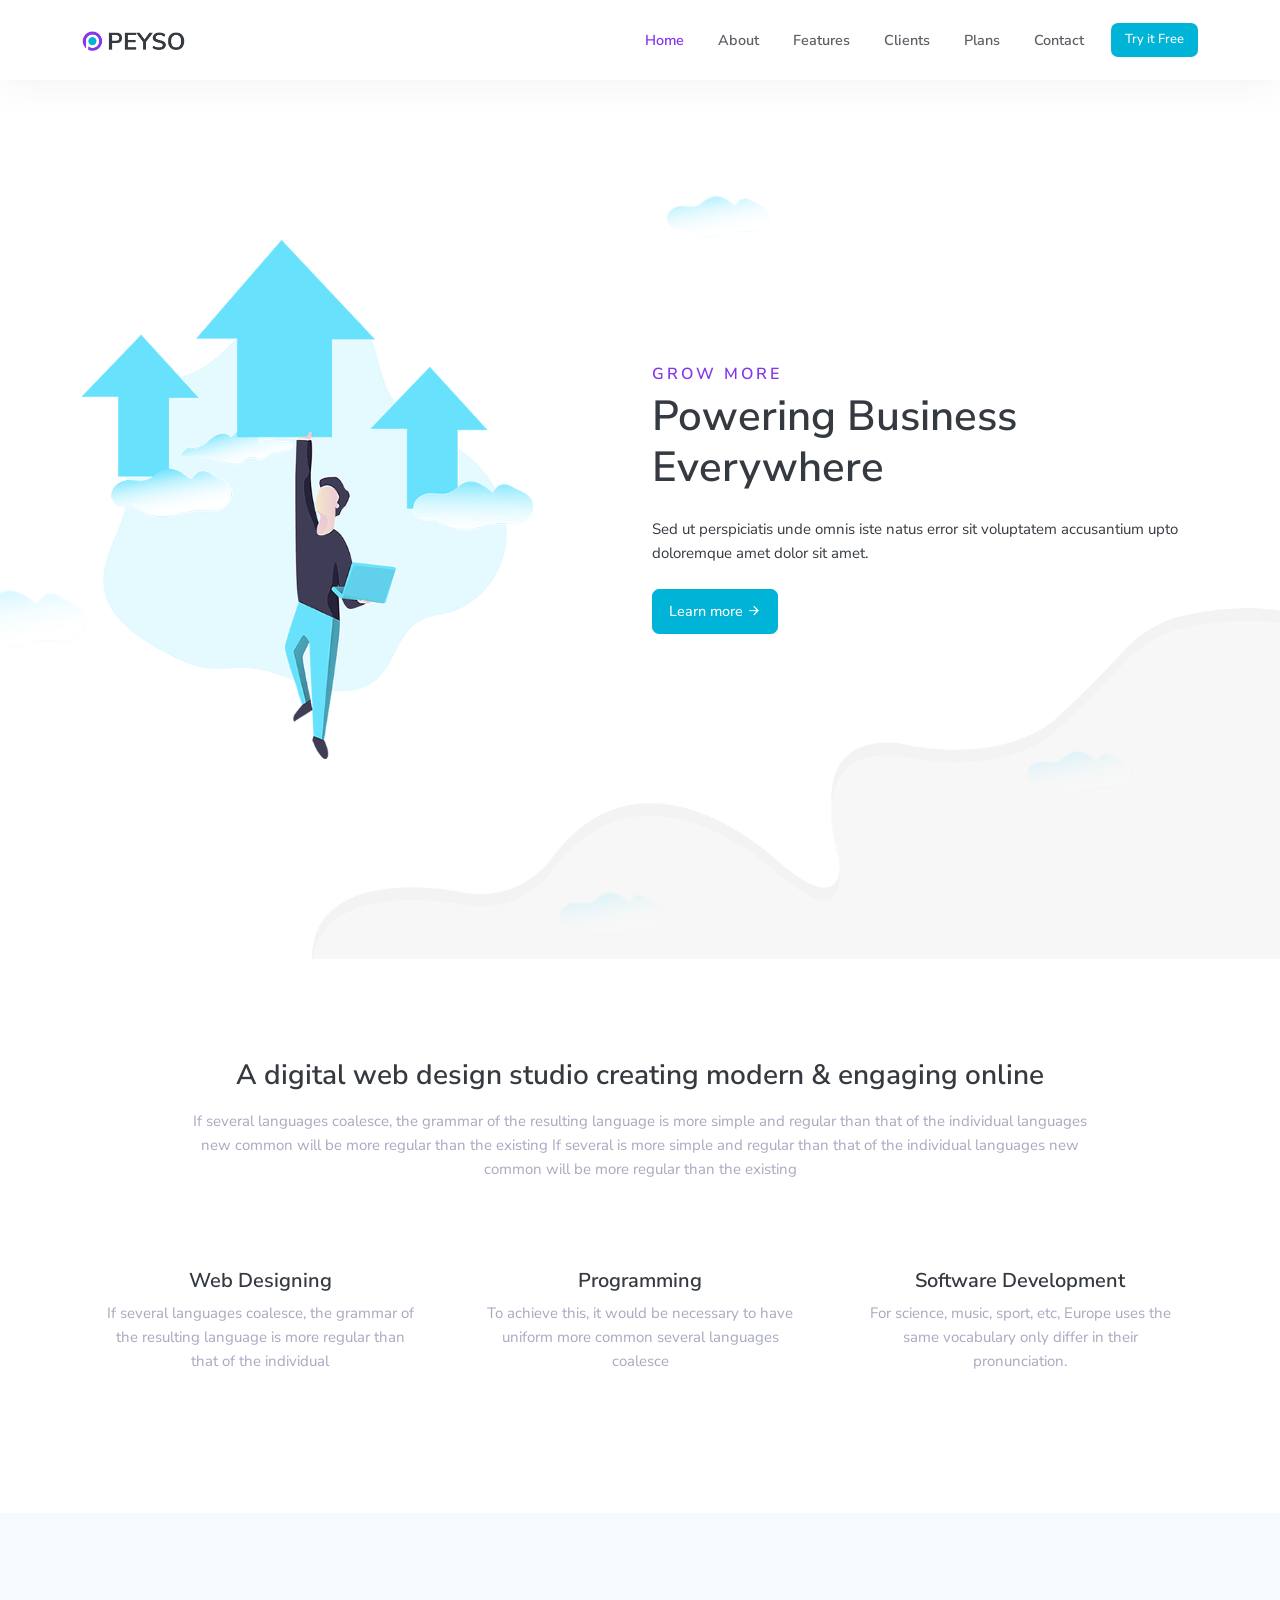
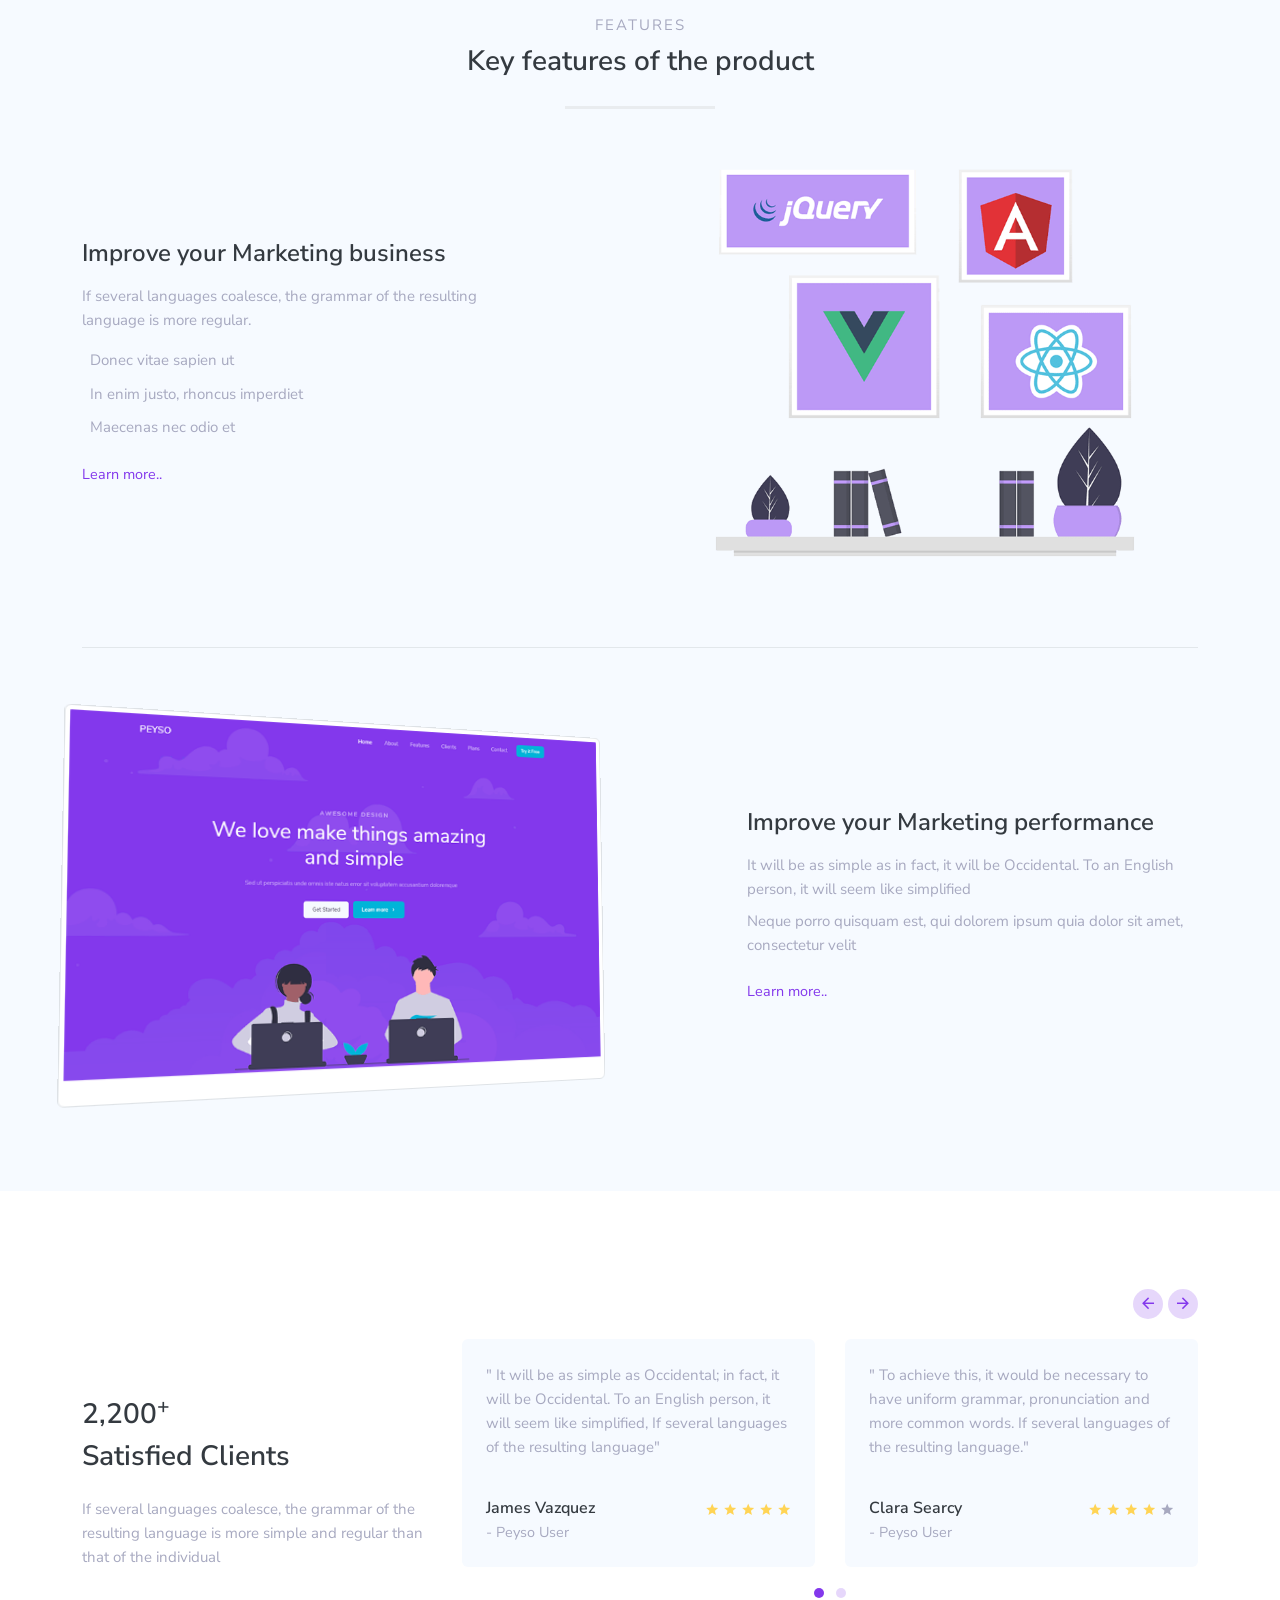
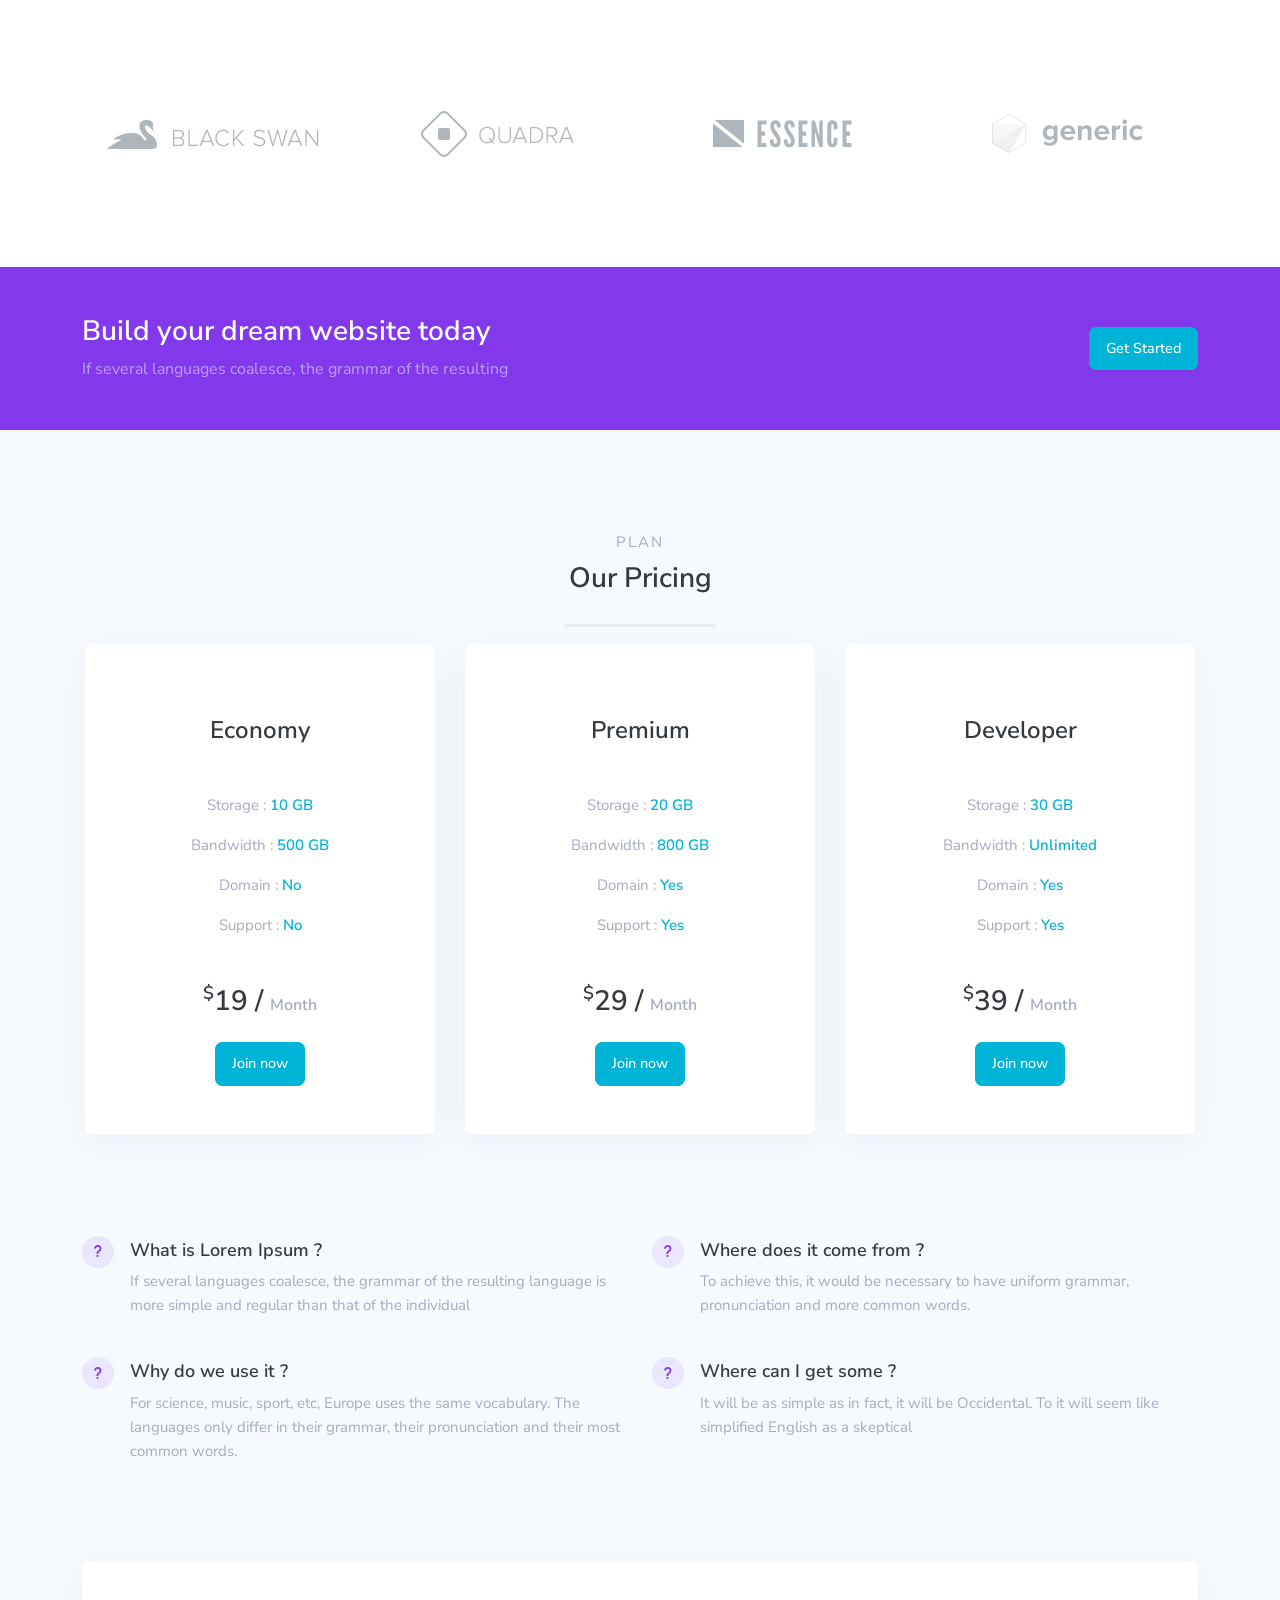
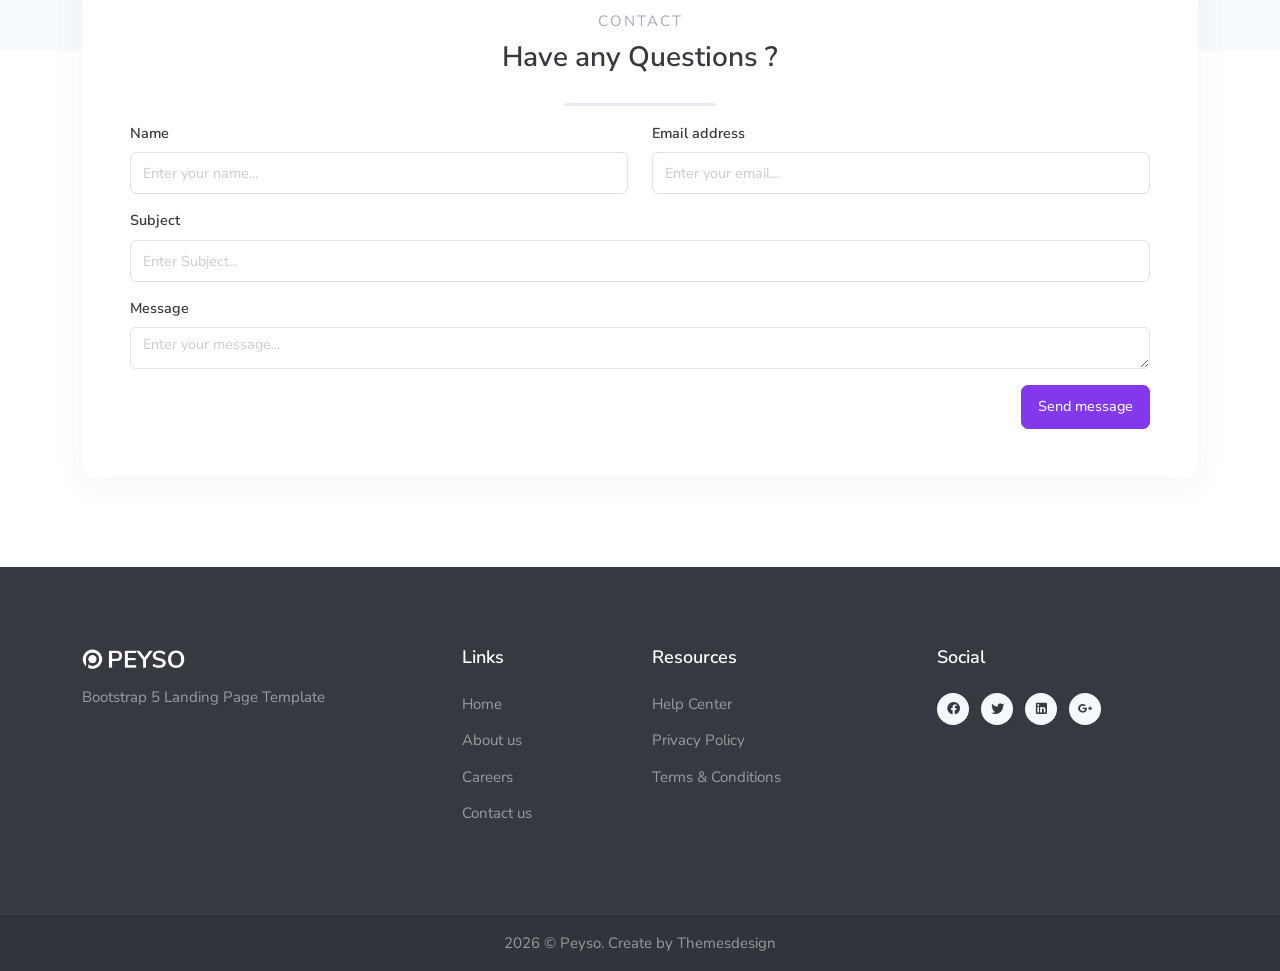
<file: Peyso_HTML_v1.2.0/HTML/index-2.html>
<!DOCTYPE html>
<html lang="en">

<head>
    <meta charset="UTF-8">
    <meta name="viewport" content="width=device-width, initial-scale=1">
    <title>Peyso - Bootstrap 5 Landing Page Template</title>
    <meta name="description" content="" />
    <meta name="keywords" content="" />
    <meta name="author" content="Themesdesign" />

    <!-- App favicon -->
    <link rel="shortcut icon" href="images/favicon.ico">

    <!-- Bootstrap core CSS -->
    <link rel="stylesheet" href="css/bootstrap.min.css" type="text/css">

    <!-- Material Icon -->
    <link rel="stylesheet" type="text/css" href="css/materialdesignicons.min.css" />

    <!-- tinyslider -->
    <link rel="stylesheet" href="css/tiny-slider.css">

    <!-- Custom  sCss -->
    <link rel="stylesheet" type="text/css" href="css/style.min.css" />

</head>

<body data-bs-spy="scroll" data-bs-target=".navbar" data-bs-offset="58">

    <!--Navbar Start-->
    <nav class="navbar navbar-expand-lg fixed-top sticky navbar-light" id="navbar">
        <div class="container">
            <a class="navbar-brand logo" href="#">
                <img src="images/logo-light.png" alt="" class="logo-light" height="20" />
                <img src="images/logo-dark.png" alt="" class="logo-dark" height="20" />
            </a>
            <button class="navbar-toggler" type="button" data-bs-toggle="collapse" data-bs-target="#navbarSupportedContent" aria-controls="navbarSupportedContent" aria-expanded="false" aria-label="Toggle navigation">
                <span class="navbar-toggler-icon"></span>
            </button>
            <div class="collapse navbar-collapse" id="navbarSupportedContent">
                <ul class="navbar-nav ms-auto mb-2 mb-lg-0" id="navbar-navlist">
                    <li class="nav-item">
                        <a href="#home" class="nav-link" id="scrollElement">Home</a>
                    </li>
                    <li class="nav-item">
                        <a href="#about" class="nav-link">About</a>
                    </li>
                    <li class="nav-item">
                        <a href="#features" class="nav-link">Features</a>
                    </li>
                    <li class="nav-item">
                        <a href="#clients" class="nav-link">Clients</a>
                    </li>
                    <li class="nav-item">
                        <a href="#pricing" class="nav-link">Plans</a>
                    </li>
                    <li class="nav-item">
                        <a href="#contact" class="nav-link">Contact</a>
                    </li>
                </ul>
                <a href="#" class="btn btn-info btn-sm navbar-btn my-lg-0 my-2">Try it Free</a>
    
            </div>
        </div>
    </nav>
    <!-- Navbar End -->

    <!-- Hero section Start -->
    <section class="hero-2 position-relative" id="home">
        <div class="hero-2-overlay"></div>
        <div class="container">
            <div class="row hero-2-content align-items-center">
                <div class="col-lg-5 col-md-5">
                    <div class="hero-2-img">
                        <img class="img-fluid" src="images/hero-2-img.png" alt="">
                    </div>
                </div>
                <div class="col-lg-6 offset-lg-1 col-md-5 offset-md-1">
                    <h5 class="home-small-title text-primary mt-lg-0 mt-4">Grow More</h5>
                    <h1 class="hero-2-title mb-lg-4 mb-2">Powering Business Everywhere</h1>
                    <p class="mb-4">Sed ut perspiciatis unde omnis iste natus error sit voluptatem accusantium upto doloremque amet dolor sit amet.</p>
                    <a href="#" class="btn btn-info">Learn more<i class="mdi mdi-arrow-right ms-1"></i></a>
                </div>
            </div>
            <!-- end row -->
        </div>
        <!-- end container -->
        <div class="container-fluid">
            <div class="row">
                <div class="hero-2-bottom">
                    <img class="img-fluid" src="images/hero-2-bottom.png" alt="">
                </div>
            </div>
        </div>
    </section>
    <!-- Hero section End -->

    <!-- Start About -->
    <section class="section" id="about">
        <div class="container">
            <div class="row justify-content-center">
                <div class="col-lg-10">
                    <div class="text-center mb-5">
                        <h3 class="mb-3">A digital web design studio creating modern & engaging online</h3>
                        <p class="text-muted">
                            If several languages coalesce, the grammar of the resulting language is more simple and regular than that of the individual languages new common will be more regular than the existing If several is more
                            simple and regular than that of the individual languages new common will be more regular than the existing
                        </p>
                    </div>
                </div>
            </div>
            <!-- end row -->

            <div class="row">
                <div class="col-lg-4 col-md-4">
                    <div class="text-center p-4">
                        <div class="icons-xl mb-3">
                            <i class="uim uim-ruler"></i>
                        </div>

                        <h5>Web Designing</h5>
                        <p class="text-muted">If several languages coalesce, the grammar of the resulting language is more regular than that of the individual</p>
                    </div>
                </div>

                <div class="col-lg-4 col-md-4">
                    <div class="text-center p-4">
                        <div class="icons-xl mb-3">
                            <i class="uim uim-repeat"></i>
                        </div>

                        <h5>Programming</h5>
                        <p class="text-muted">To achieve this, it would be necessary to have uniform more common several languages coalesce</p>
                    </div>
                </div>

                <div class="col-lg-4 col-md-4">
                    <div class="text-center p-4">
                        <div class="icons-xl mb-3">
                            <i class="uim uim-airplay"></i>
                        </div>

                        <h5>Software Development</h5>
                        <p class="text-muted">For science, music, sport, etc, Europe uses the same vocabulary only differ in their pronunciation.</p>
                    </div>
                </div>
            </div>
            <!-- end row -->
        </div>
        <!-- end container -->
    </section>
    <!-- end About -->

    <!-- Start Features -->
    <section class="section bg-light" id="features">
        <div class="container">
            <div class="row justify-content-center">
                <div class="col-lg-8">
                    <div class="text-center title mb-5">
                        <p class="text-muted text-uppercase fw-normal mb-2">Features</p>
                        <h3 class="mb-3">Key features of the product</h3>
                        <div class="title-icon position-relative">
                            <div class="position-relative">
                                <i class="uim uim-arrow-circle-down"></i>
                            </div>
                        </div>
                    </div>
                </div>
            </div>
            <!-- end row -->

            <div class="row align-items-center">
                <div class="col-lg-5 order-2 order-lg-1">
                    <div class="mt-4 mt-lg-0">
                        <h4>Improve your Marketing business</h4>
                        <p class="text-muted mt-3">If several languages coalesce, the grammar of the resulting language is more regular.</p>

                        <div>
                            <p class="mb-2 text-muted">
                                <span class="uim-icon-info me-2 align-middle"><i class="uim uim-check-circle"></i></span>Donec vitae sapien ut
                            </p>
                            <p class="mb-2 text-muted">
                                <span class="uim-icon-info me-2 align-middle"><i class="uim uim-check-circle"></i></span>In enim justo, rhoncus imperdiet
                            </p>
                            <p class="text-muted">
                                <span class="uim-icon-info me-2 align-middle"><i class="uim uim-check-circle"></i></span>Maecenas nec odio et
                            </p>
                        </div>
                        <div class="mt-4">
                            <a href="#" class="text-primary">Learn more..</a>
                        </div>
                    </div>
                </div>

                <div class="col-lg-6 ms-lg-auto col-sm-8 order-1 order-lg-2">
                    <div>
                        <img src="images/features/img-1.jpg" alt="" class="img-fluid mx-auto d-block" />
                    </div>
                </div>
            </div>
            <!-- end row -->

            <hr class="my-5" />

            <div class="row align-items-center">
                <div class="col-lg-6 col-sm-8">
                    <div class="features-img mt-4">
                        <img src="images/features/img-2.jpg" alt="" class="img-fluid mx-auto d-block img-thumbnail" />
                    </div>
                </div>

                <div class="col-lg-5 ms-lg-auto">
                    <div class="mt-5 mt-lg-4">
                        <h4>Improve your Marketing performance</h4>
                        <p class="text-muted mb-2 mt-3">It will be as simple as in fact, it will be Occidental. To an English person, it will seem like simplified</p>
                        <p class="text-muted">Neque porro quisquam est, qui dolorem ipsum quia dolor sit amet, consectetur velit</p>
                        <div class="mt-4">
                            <a href="#" class="text-primary">Learn more..</a>
                        </div>
                    </div>
                </div>
            </div>
            <!-- end row -->
        </div>
        <!-- end container -->
    </section>
    <!-- End Features -->

    <!-- Start Clients -->
    <section class="section mt-5" id="clients">
        <div class="container">
            <div class="row pb-5 align-items-center">
                <div class="col-lg-4 col-md-4">
                    <div class="icons-lg mb-4">
                        <i class="uim uim-comment-message"></i>
                    </div>
                    <h3 class="mb-2">2,200<sup>+</sup></h3>
                    <h3 class="mb-4">Satisfied Clients</h3>
                    <p class="text-muted mb-sm-0 mb-5 pb-sm-0 pb-4">If several languages coalesce, the grammar of the resulting language is more simple and regular than that of the individual</p>
                </div>

                <div class="col-lg-8 col-md-8">
                    <div class="client-slider">
                        <div>
                            <div class="bg-light rounded p-4">
                                <p class="text-muted mb-4">" It will be as simple as Occidental; in fact, it will be Occidental. To an English person, it will seem like simplified, If several languages of the resulting language"</p>
                                <div class="pt-3">
                                    <div class="d-inline-block">
                                        <h5 class="font-16 mb-1">James Vazquez</h5>
                                        <span class="text-muted">- Peyso User</span>
                                    </div>
                                    <div class="text-muted d-inline-block float-end">
                                        <i class="mdi mdi-star text-warning"></i>
                                        <i class="mdi mdi-star text-warning"></i>
                                        <i class="mdi mdi-star text-warning"></i>
                                        <i class="mdi mdi-star text-warning"></i>
                                        <i class="mdi mdi-star text-warning"></i>
                                    </div>
                                </div>
                            </div>
                        </div>
                        <div>
                            <div class="bg-light rounded p-4">
                                <p class="text-muted mb-4">" To achieve this, it would be necessary to have uniform grammar, pronunciation and more common words. If several languages of the resulting language."</p>

                                <div class="pt-3">
                                    <div class="d-inline-block">
                                        <h5 class="font-16 mb-1">Clara Searcy</h5>
                                        <span class="text-muted">- Peyso User</span>
                                    </div>
                                    <div class="text-muted d-inline-block float-end">
                                        <i class="mdi mdi-star text-warning"></i>
                                        <i class="mdi mdi-star text-warning"></i>
                                        <i class="mdi mdi-star text-warning"></i>
                                        <i class="mdi mdi-star text-warning"></i>
                                        <i class="mdi mdi-star"></i>
                                    </div>
                                </div>
                            </div>
                        </div>
                        <div>
                            <div class="bg-light rounded p-4">
                                <p class="text-muted mb-4">
                                    " If several It will be as simple as Occidental; it will be Occidental. To an English person, it will seem like simplified, If several languages of the resulting language "
                                </p>
                                <div class="pt-3">
                                    <div class="d-inline-block">
                                        <h5 class="font-16 mb-1">Alfredo Williams</h5>
                                        <span class="text-muted">- Peyso User</span>
                                    </div>
                                    <div class="text-muted d-inline-block float-end">
                                        <i class="mdi mdi-star text-warning"></i>
                                        <i class="mdi mdi-star text-warning"></i>
                                        <i class="mdi mdi-star text-warning"></i>
                                        <i class="mdi mdi-star text-warning"></i>
                                        <i class="mdi mdi-star"></i>
                                    </div>
                                </div>
                            </div>
                        </div>
                    </div>
                </div>
            </div>
            <!-- end row -->

            <!-- start brand logo -->
            <div class="row mt-5">
                <div class="col-lg-3 col-sm-3">
                    <div class="client-images">
                        <img src="images/clients/1.png" alt="client-img" class="mx-auto img-fluid d-block" />
                    </div>
                </div>
                <div class="col-lg-3 col-sm-3">
                    <div class="client-images">
                        <img src="images/clients/3.png" alt="client-img" class="mx-auto img-fluid d-block" />
                    </div>
                </div>
                <div class="col-lg-3 col-sm-3">
                    <div class="client-images">
                        <img src="images/clients/4.png" alt="client-img" class="mx-auto img-fluid d-block" />
                    </div>
                </div>
                <div class="col-lg-3 col-sm-3">
                    <div class="client-images">
                        <img src="images/clients/6.png" alt="client-img" class="mx-auto img-fluid d-block" />
                    </div>
                </div>
            </div>
            <!-- end row -->
        </div>
        <!-- end container -->
    </section>
    <!-- End Clients -->

    <!-- Start cta section -->
    <section class="py-5 bg-primary">
        <div class="container">
            <div class="row align-items-center">
                <div class="col-md-9">
                    <div class="text-white-50">
                        <h3 class="text-white">Build your dream website today</h3>
                        <p class="mb-0 fs-6">If several languages coalesce, the grammar of the resulting</p>
                    </div>
                </div>

                <div class="col-md-3">
                    <div class="mt-4 mt-md-0 text-md-end">
                        <a href="#" class="btn btn-info">Get Started</a>
                    </div>
                </div>
            </div>
            <!-- end row -->
        </div>
        <!-- end container -->
    </section>
    <!-- End cta section -->

    <!-- Start pricing -->
    <section class="section bg-light" id="pricing">
        <div class="container">
            <div class="row justify-content-center">
                <div class="col-lg-8">
                    <div class="text-center title mb-5">
                        <p class="text-muted text-uppercase fw-normal mb-2">Plan</p>
                        <h3 class="mb-3">Our Pricing</h3>
                        <div class="title-icon position-relative">
                            <div class="position-relative">
                                <i class="uim uim-arrow-circle-down"></i>
                            </div>
                        </div>
                    </div>
                </div>
            </div>
            <!-- end row -->

            <div class="row pb-4">
                <div class="col-lg-4 col-md-6">
                    <div class="card plan-box text-center p-2">
                        <div class="card-body">
                            <div class="icons-xl pt-4">
                                <i class="uim uim-box"></i>
                            </div>
                            <h4 class="mt-4">Economy</h4>

                            <div class="plan-features text-muted mt-5">
                                <p>Storage : <span class="text-info fw-semibold">10 GB</span></p>
                                <p>Bandwidth : <span class="text-info fw-semibold">500 GB</span></p>
                                <p>Domain : <span class="text-info fw-semibold">No</span></p>
                                <p>Support : <span class="text-info fw-semibold">No</span></p>
                            </div>

                            <div class="mt-5">
                                <h3>
                                    <sup><small>$</small></sup>19 / <span class="font-16 text-muted">Month</span>
                                </h3>
                                <div class="mt-4 mb-4">
                                    <a href="#" class="btn btn-info btn-block">Join now</a>
                                </div>
                            </div>
                        </div>
                    </div>
                </div>
                <div class="col-lg-4 col-md-6">
                    <div class="card plan-box text-center p-2">
                        <div class="card-body">
                            <div>
                                <div class="icons-xl pt-4">
                                    <i class="uim uim-rocket"></i>
                                </div>
                                <h4 class="mt-4">Premium</h4>

                                <div class="plan-features text-muted mt-5">
                                    <p>Storage : <span class="text-info fw-semibold">20 GB</span></p>
                                    <p>Bandwidth : <span class="text-info fw-semibold">800 GB</span></p>
                                    <p>Domain : <span class="text-info fw-semibold">Yes</span></p>
                                    <p>Support : <span class="text-info fw-semibold">Yes</span></p>
                                </div>

                                <div class="mt-5">
                                    <h3>
                                        <sup><small>$</small></sup>29 / <span class="font-16 text-muted">Month</span>
                                    </h3>
                                    <div class="mt-4 mb-4">
                                        <a href="#" class="btn btn-info btn-block">Join now</a>
                                    </div>
                                </div>
                            </div>
                        </div>
                    </div>
                </div>
                <div class="col-lg-4 col-md-6">
                    <div class="card plan-box text-center p-2">
                        <div class="card-body">
                            <div>
                                <div class="icons-xl pt-4">
                                    <i class="uim uim-user-md"></i>
                                </div>
                                <h4 class="mt-4">Developer</h4>

                                <div class="plan-features text-muted mt-5">
                                    <p>Storage : <span class="text-info fw-semibold">30 GB</span></p>
                                    <p>Bandwidth : <span class="text-info fw-semibold">Unlimited</span></p>
                                    <p>Domain : <span class="text-info fw-semibold">Yes</span></p>
                                    <p>Support : <span class="text-info fw-semibold">Yes</span></p>
                                </div>

                                <div class="mt-5">
                                    <h3>
                                        <sup><small>$</small></sup>39 / <span class="font-16 text-muted">Month</span>
                                    </h3>
                                    <div class="mt-4 mb-4">
                                        <a href="#" class="btn btn-info btn-block">Join now</a>
                                    </div>
                                </div>
                            </div>
                        </div>
                    </div>
                </div>
            </div>
            <!-- end plans row -->

            <!-- start faq -->
            <div class="row mb-5 pb-4">
                <div class="col-lg-6 col-md-6">
                    <div class="mt-5 d-flex">
                        <div class="me-3">
                            <div class="avatar-title rounded-circle bg-soft-primary avatar-md text-primary">
                                <i class="mdi mdi-help"></i>
                            </div>
                        </div>

                        <div>
                            <h5 class="font-18 mt-1">What is Lorem Ipsum ?</h5>
                            <p class="text-muted">If several languages coalesce, the grammar of the resulting language is more simple and regular than that of the individual</p>
                        </div>
                    </div>

                    <div class="mt-4 d-flex">
                        <div class="me-3">
                            <div class="avatar-title rounded-circle bg-soft-primary avatar-md text-primary">
                                <i class="mdi mdi-help"></i>
                            </div>
                        </div>

                        <div>
                            <h5 class="font-18 mt-1">Why do we use it ?</h5>
                            <p class="text-muted">For science, music, sport, etc, Europe uses the same vocabulary. The languages only differ in their grammar, their pronunciation and their most common words.</p>
                        </div>
                    </div>
                </div>

                <div class="col-lg-6 col-md-6">
                    <div class="mt-sm-5 mt-4 d-flex">
                        <div class="me-3">
                            <div class="avatar-title rounded-circle bg-soft-primary avatar-md text-primary">
                                <i class="mdi mdi-help"></i>
                            </div>
                        </div>

                        <div>
                            <h5 class="font-18 mt-1">Where does it come from ?</h5>
                            <p class="text-muted">To achieve this, it would be necessary to have uniform grammar, pronunciation and more common words.</p>
                        </div>
                    </div>

                    <div class="mt-4 d-flex">
                        <div class="me-3">
                            <div class="avatar-title rounded-circle bg-soft-primary avatar-md text-primary">
                                <i class="mdi mdi-help"></i>
                            </div>
                        </div>

                        <div>
                            <h5 class="font-18 mt-1">Where can I get some ?</h5>
                            <p class="text-muted">It will be as simple as in fact, it will be Occidental. To it will seem like simplified English as a skeptical</p>
                        </div>
                    </div>
                </div>
            </div>
            <!-- end faq row -->
        </div>
        <!-- end container -->
    </section>
    <!-- end pricing -->

    <!-- Start contact -->
    <section id="contact">
        <div class="container">
            <div class="row">
                <div class="col-lg-12">
                    <div class="card contact-section-card mb-0">
                        <div class="card-body p-md-5">
                            <div class="text-center title mb-5">
                                <p class="text-muted text-uppercase fw-normal mb-2">Contact</p>
                                <h3 class="mb-3">Have any Questions ?</h3>
                                <div class="title-icon position-relative">
                                    <div class="position-relative">
                                        <i class="uim uim-arrow-circle-down"></i>
                                    </div>
                                </div>
                            </div>
                                              
                            <!-- start form -->
                            <form method="post" name="myForm" onsubmit="return validateForm()" href="javascript: void(0);">
                                <p id="error-msg"></p>
                                <div class="row">
                                    <div class="col-lg-6">
                                        <div class="mb-3">
                                            <label class="form-label" for="name">Name</label>
                                            <input name="name" id="name" type="text" class="form-control" placeholder="Enter your name..." />
                                        </div>
                                    </div>
                                    <div class="col-lg-6">
                                        <div class="mb-3">
                                            <label class="form-label" for="email">Email address</label>
                                            <input name="email" id="email" type="email" class="form-control" placeholder="Enter your email..." />
                                        </div>
                                    </div>
                                </div>
                                <!-- end row -->

                                <div class="mb-3">
                                    <label class="form-label" for="subject">Subject</label>
                                    <input name="subject" id="subject" type="text" class="form-control" placeholder="Enter Subject..." />
                                </div>

                                <div class="mb-3">
                                    <label class="form-label" for="comments">Message</label>
                                    <textarea name="comments" id="comments" rows="3" class="form-control" placeholder="Enter your message..."></textarea>
                                </div>

                                <div class="text-end">
                                    <input type="submit" id="submit" name="send" class="submitBnt btn btn-primary" value="Send message" />
                        
                                </div>
                            </form>
                        </div>
                    </div>
                </div>
            </div>
            <!-- end row -->
        </div>
        <!-- end container -->
    </section>
    <!-- end contact -->

    <!-- start footer -->
    <footer class="footer bg-dark text-white-50">
        <div class="container">
            <div class="row">
                <div class="col-lg-4">                        
                    <a href="#" class="d-block mb-3">
                        <img src="images/logo-light.png" alt="" height="20" />
                    </a>
                    <p>Bootstrap 5 Landing Page Template</p>                        
                </div>

                <div class="col-lg-2 col-sm-6">
                    <div class="mt-4 mt-lg-0">
                        <h5 class="mb-4 font-18 text-white">Links</h5>
                        <ul class="list-unstyled footer-list-menu">
                            <li><a href="#">Home</a></li>
                            <li><a href="#">About us</a></li>
                            <li><a href="#">Careers</a></li>
                            <li><a href="#">Contact us</a></li>
                        </ul>
                    </div>
                </div>

                <div class="col-lg-3 col-sm-6">
                    <div class="mt-4 mt-lg-0">
                        <h5 class="mb-4 font-18 text-white">Resources</h5>
                        <ul class="list-unstyled footer-list-menu">
                            <li><a href="#">Help Center</a></li>
                            <li><a href="#">Privacy Policy</a></li>
                            <li><a href="#">Terms & Conditions</a></li>
                        </ul>
                    </div>
                </div>
                <div class="col-lg-3 col-sm-6">
                    <div class="mt-4 mt-lg-0">
                        <h5 class="mb-4 font-18 text-white">Social</h5>
                        <ul class="list-inline social-icons-list">
                            <li class="list-inline-item">
                                <a href="#"><i class="mdi mdi-facebook"></i></a>
                            </li>
                            <li class="list-inline-item">
                                <a href="#"><i class="mdi mdi-twitter"></i></a>
                            </li>
                            <li class="list-inline-item">
                                <a href="#"><i class="mdi mdi-linkedin"></i></a>
                            </li>
                            <li class="list-inline-item">
                                <a href="#"><i class="mdi mdi-google-plus"></i></a>
                            </li>
                        </ul>
                    </div>
                </div>
            </div>
            <!-- end row -->
        </div>
        <!-- end container -->
    </footer>
    <!-- end footer -->

    <!-- Start footer-alt -->
    <section class="footer-alt py-3">
        <div class="container">
            <div class="row">
                <div class="col-lg-12">
                    <div class="text-center text-white-50">
                        <p class="mb-0"><script>document.write(new Date().getFullYear())</script> © Peyso. Create by Themesdesign</p>
                    </div>
                </div>
            </div>
            <!-- end row -->
        </div>
        <!-- end container -->
    </section>
    <!-- end footer-alt -->

    <!-- Javascript -->
    <script src="js/bootstrap.bundle.min.js"></script>

    <!-- unicons -->
    <script src="https://unicons.iconscout.com/release/v2.1.11/script/monochrome/bundle.js"></script>

    <!-- testi-slider -->
    <script src="js/tiny-slider.js"></script>


    <!-- app js -->
    <script src="js/app.js"></script>
</body>

</html>
</file>
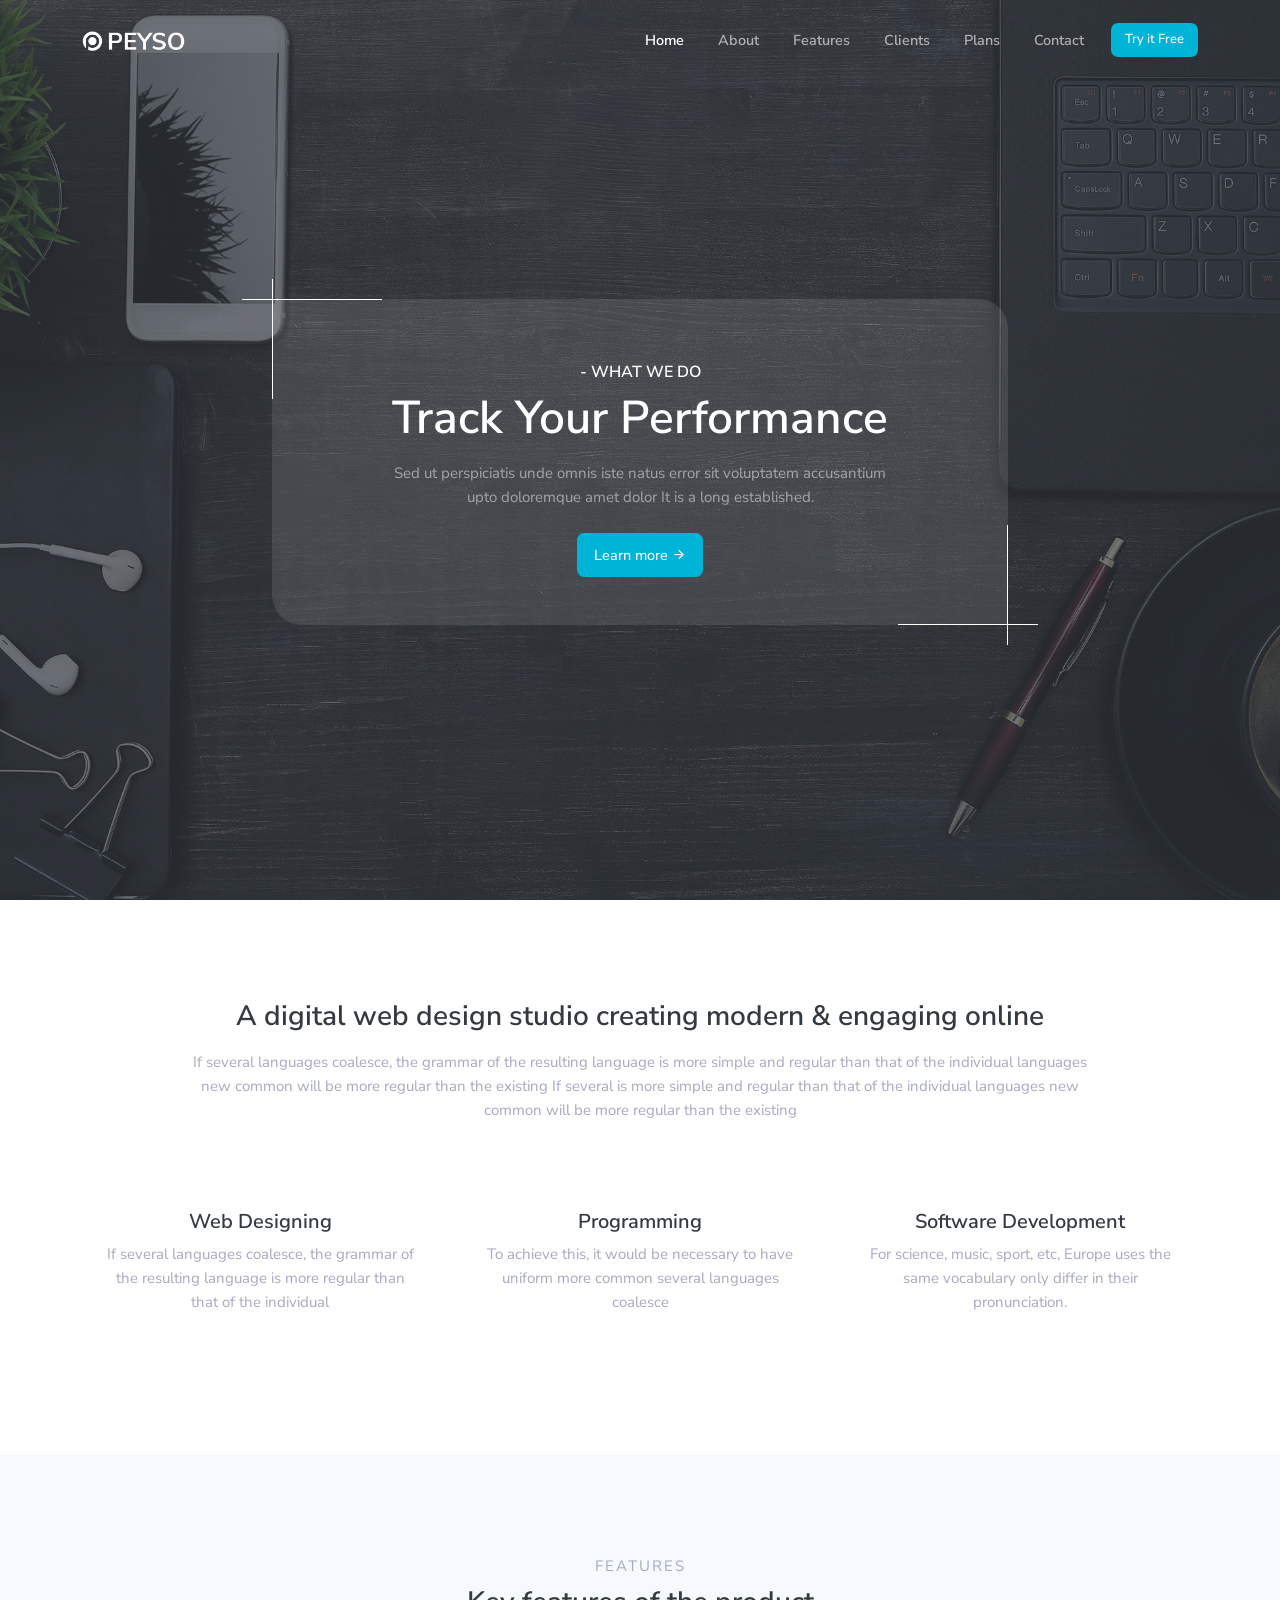
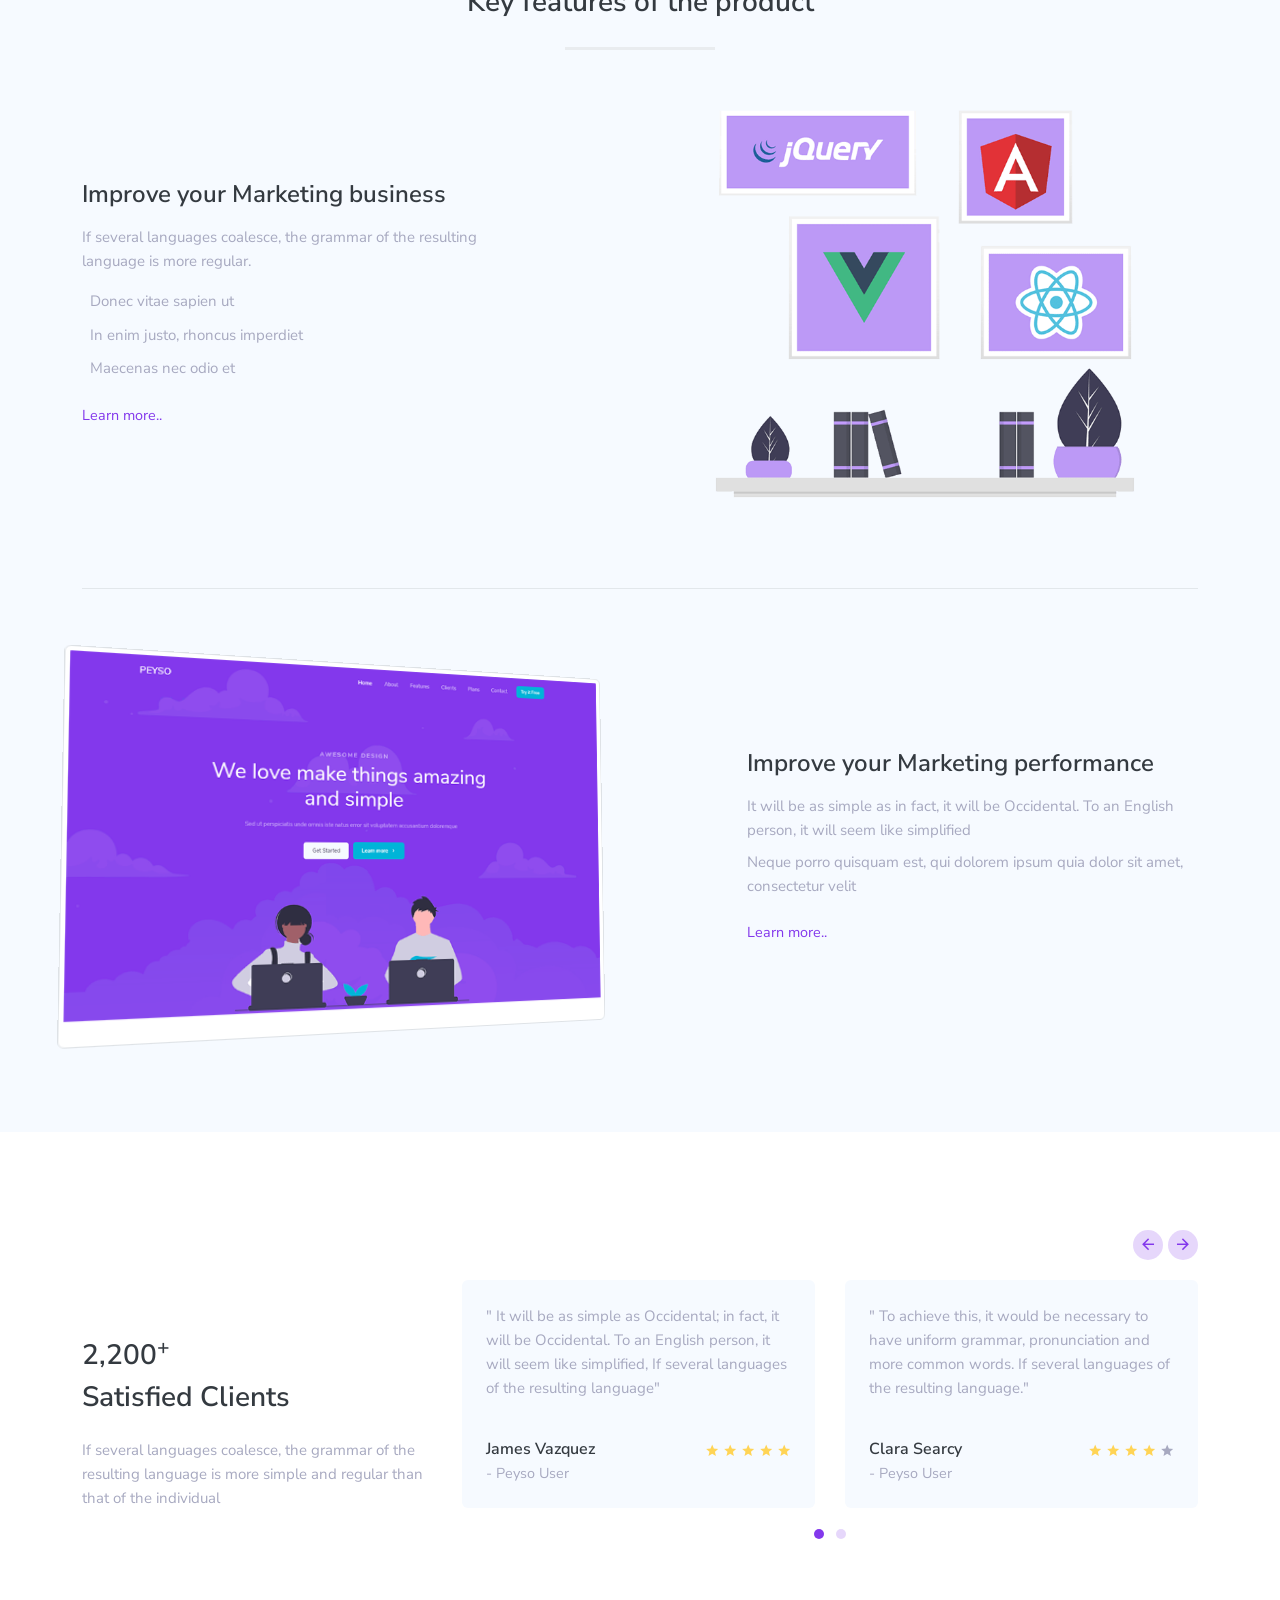
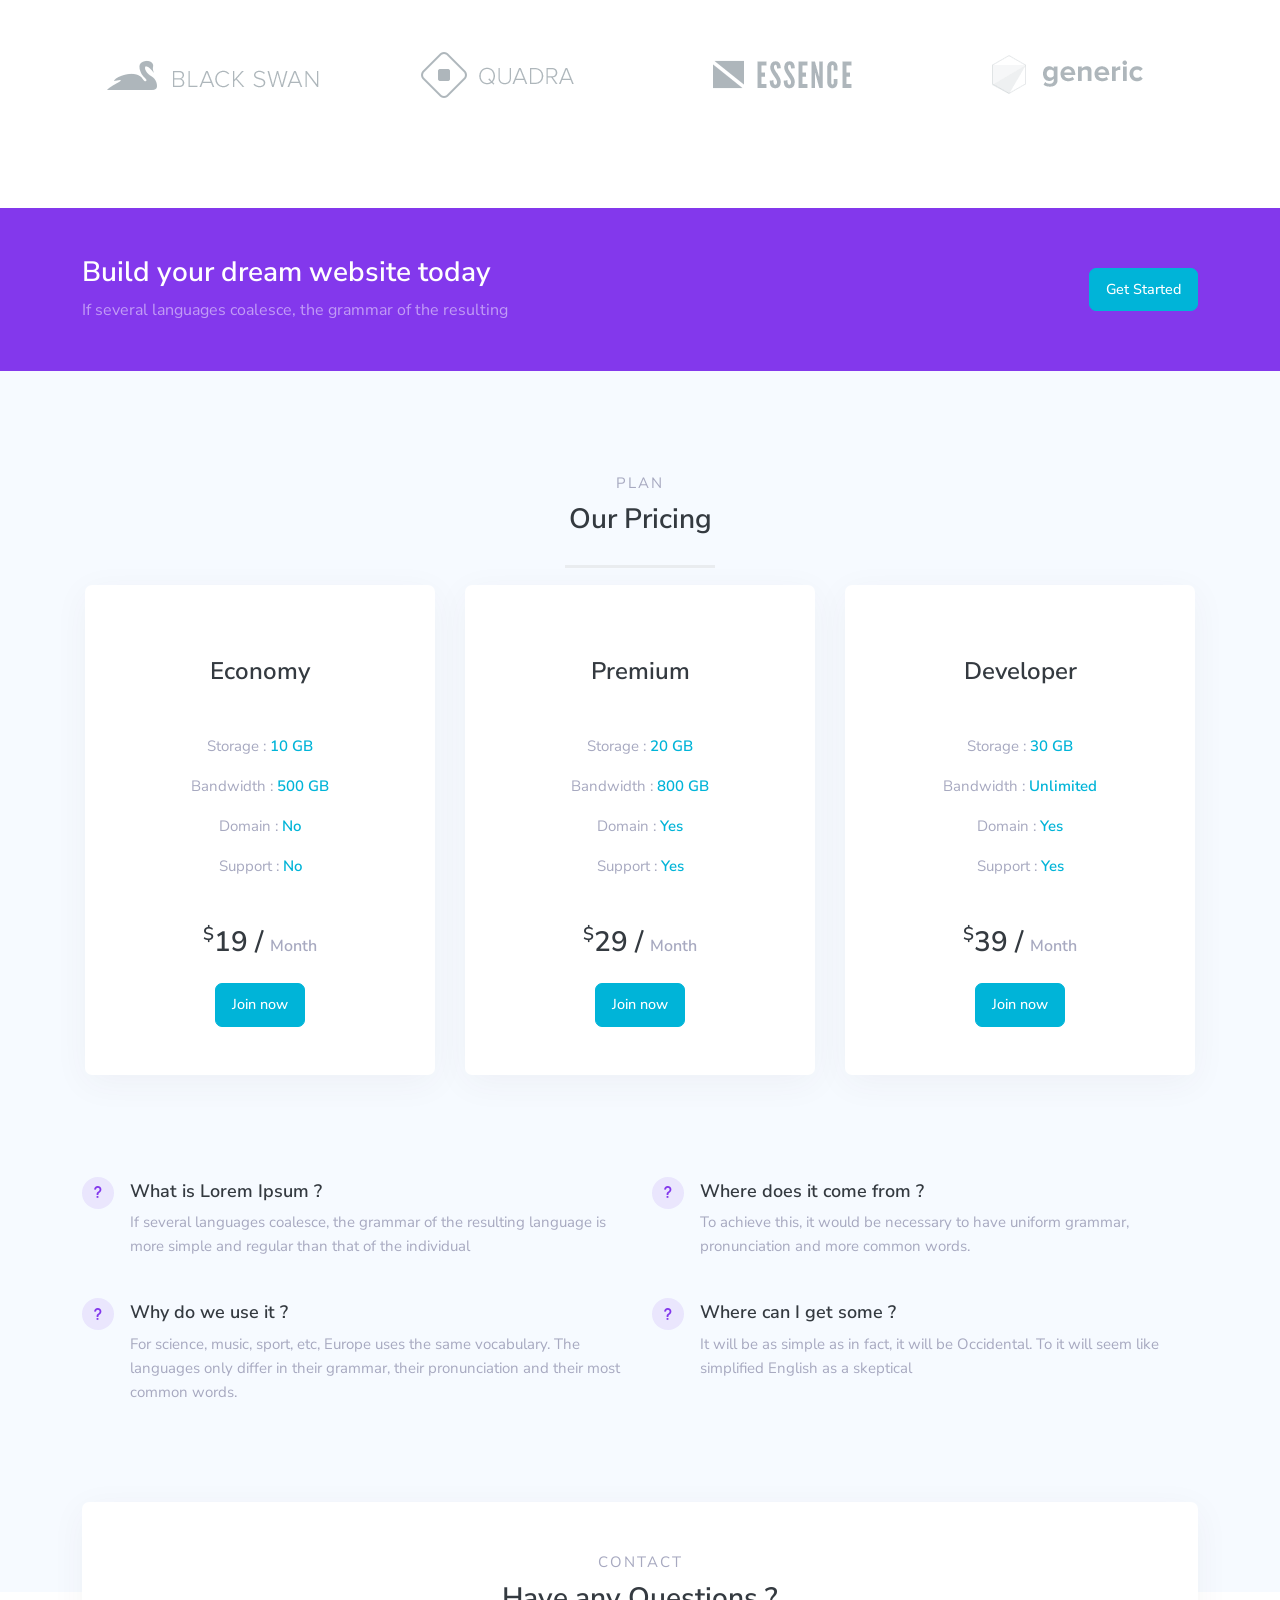
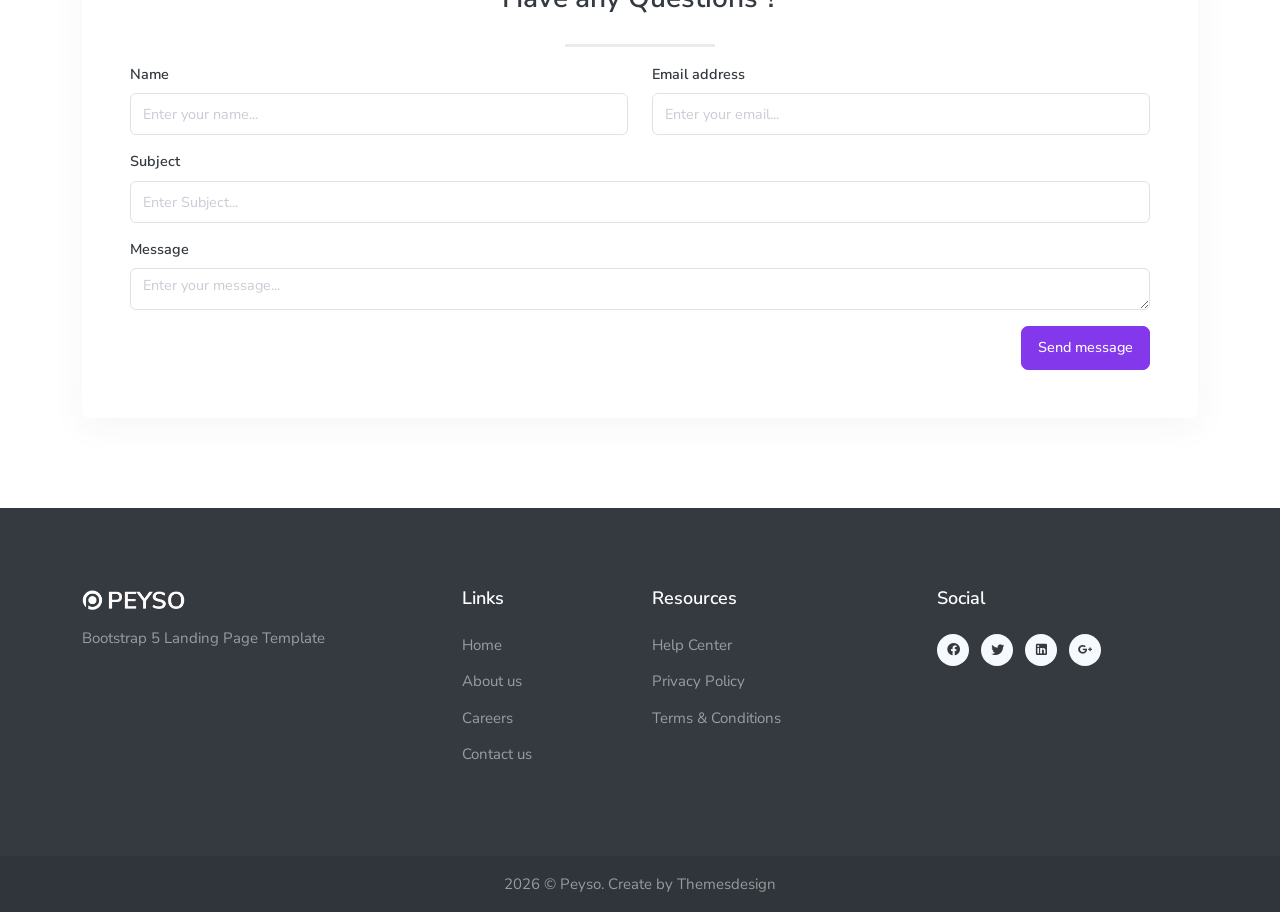
<file: Peyso_HTML_v1.2.0/HTML/index-3.html>
<!DOCTYPE html>
<html lang="en">

<head>
    <meta charset="UTF-8">
    <meta name="viewport" content="width=device-width, initial-scale=1">
    <title>Peyso - Bootstrap 5 Landing Page Template</title>
    <meta name="description" content="" />
    <meta name="keywords" content="" />
    <meta name="author" content="Themesdesign" />

    <!-- App favicon -->
    <link rel="shortcut icon" href="images/favicon.ico">

    <!-- Bootstrap core CSS -->
    <link rel="stylesheet" href="css/bootstrap.min.css" type="text/css">

    <!-- Material Icon -->
    <link rel="stylesheet" type="text/css" href="css/materialdesignicons.min.css" />

    <!-- tinyslider -->
    <link rel="stylesheet" href="css/tiny-slider.css">

    <!-- Custom  sCss -->
    <link rel="stylesheet" type="text/css" href="css/style.min.css" />

</head>

<body data-bs-spy="scroll" data-bs-target=".navbar" data-bs-offset="58">

    <!--Navbar Start-->
    <nav class="navbar navbar-expand-lg fixed-top sticky" id="navbar">
        <div class="container">
            <a class="navbar-brand logo" href="#">
                <img src="images/logo-light.png" alt="" class="logo-light" height="20" />
                <img src="images/logo-dark.png" alt="" class="logo-dark" height="20" />
            </a>
            <button class="navbar-toggler" type="button" data-bs-toggle="collapse" data-bs-target="#navbarSupportedContent" aria-controls="navbarSupportedContent" aria-expanded="false" aria-label="Toggle navigation">
                <span class="navbar-toggler-icon"></span>
            </button>
            <div class="collapse navbar-collapse" id="navbarSupportedContent">
                <ul class="navbar-nav ms-auto mb-2 mb-lg-0" id="navbar-navlist">
                    <li class="nav-item">
                        <a href="#home" class="nav-link" id="scrollElement">Home</a>
                    </li>
                    <li class="nav-item">
                        <a href="#about" class="nav-link">About</a>
                    </li>
                    <li class="nav-item">
                        <a href="#features" class="nav-link">Features</a>
                    </li>
                    <li class="nav-item">
                        <a href="#clients" class="nav-link">Clients</a>
                    </li>
                    <li class="nav-item">
                        <a href="#pricing" class="nav-link">Plans</a>
                    </li>
                    <li class="nav-item">
                        <a href="#contact" class="nav-link">Contact</a>
                    </li>
                </ul>
                <a href="#" class="btn btn-info btn-sm navbar-btn my-lg-0 my-2">Try it Free</a>

            </div>
        </div>
    </nav>
    <!-- Navbar End -->

    <!-- Hero section Start -->
    <section class="hero-3 position-relative align-items-center justify-content-center d-flex overflow-hidden" style="background-image: url(images/hero-3-bg.jpg);" id="home">
        <div class="bg-overlay"></div>
        <div class="container">
            <div class="row position-relative align-items-center justify-content-center">
                <div class="col-lg-8">
                    <div class="hero-3-content text-center py-5 px-4 mt-4">
                        <span class="con-border-top"></span>
                        <h6 class="text-white text-uppercase mt-3 mb-2">- what we do</h6>
                        <h1 class="hero-3-title text-white mb-lg-3 mb-2">Track Your Performance</h1>
                        <p class="mb-4 text-white-50">Sed ut perspiciatis unde omnis iste natus error sit voluptatem accusantium <br> upto doloremque amet dolor It is a long established.</p>
                        <a href="#" class="btn btn-info">Learn more<i class="mdi mdi-arrow-right ms-1"></i></a>
                        <span class="con-border-bottom"></span>
                    </div>
                </div>
            </div>
            <!-- end row -->
        </div>
        <!-- end container -->
    </section>
    <!-- Hero section End -->

    <!-- Start About -->
    <section class="section" id="about">
        <div class="container">
            <div class="row justify-content-center">
                <div class="col-lg-10">
                    <div class="text-center mb-5">
                        <h3 class="mb-3">A digital web design studio creating modern & engaging online</h3>
                        <p class="text-muted">
                            If several languages coalesce, the grammar of the resulting language is more simple and regular than that of the individual languages new common will be more regular than the existing If several is more
                            simple and regular than that of the individual languages new common will be more regular than the existing
                        </p>
                    </div>
                </div>
            </div>
            <!-- end row -->

            <div class="row">
                <div class="col-lg-4 col-md-4">
                    <div class="text-center p-4">
                        <div class="icons-xl mb-3">
                            <i class="uim uim-ruler"></i>
                        </div>

                        <h5>Web Designing</h5>
                        <p class="text-muted">If several languages coalesce, the grammar of the resulting language is more regular than that of the individual</p>
                    </div>
                </div>

                <div class="col-lg-4 col-md-4">
                    <div class="text-center p-4">
                        <div class="icons-xl mb-3">
                            <i class="uim uim-repeat"></i>
                        </div>

                        <h5>Programming</h5>
                        <p class="text-muted">To achieve this, it would be necessary to have uniform more common several languages coalesce</p>
                    </div>
                </div>

                <div class="col-lg-4 col-md-4">
                    <div class="text-center p-4">
                        <div class="icons-xl mb-3">
                            <i class="uim uim-airplay"></i>
                        </div>

                        <h5>Software Development</h5>
                        <p class="text-muted">For science, music, sport, etc, Europe uses the same vocabulary only differ in their pronunciation.</p>
                    </div>
                </div>
            </div>
            <!-- end row -->
        </div>
        <!-- end container -->
    </section>
    <!-- end About -->

    <!-- Start Features -->
    <section class="section bg-light" id="features">
        <div class="container">
            <div class="row justify-content-center">
                <div class="col-lg-8">
                    <div class="text-center title mb-5">
                        <p class="text-muted text-uppercase fw-normal mb-2">Features</p>
                        <h3 class="mb-3">Key features of the product</h3>
                        <div class="title-icon position-relative">
                            <div class="position-relative">
                                <i class="uim uim-arrow-circle-down"></i>
                            </div>
                        </div>
                    </div>
                </div>
            </div>
            <!-- end row -->

            <div class="row align-items-center">
                <div class="col-lg-5 order-2 order-lg-1">
                    <div class="mt-4 mt-lg-0">
                        <h4>Improve your Marketing business</h4>
                        <p class="text-muted mt-3">If several languages coalesce, the grammar of the resulting language is more regular.</p>

                        <div>
                            <p class="mb-2 text-muted">
                                <span class="uim-icon-info me-2 align-middle"><i class="uim uim-check-circle"></i></span>Donec vitae sapien ut
                            </p>
                            <p class="mb-2 text-muted">
                                <span class="uim-icon-info me-2 align-middle"><i class="uim uim-check-circle"></i></span>In enim justo, rhoncus imperdiet
                            </p>
                            <p class="text-muted">
                                <span class="uim-icon-info me-2 align-middle"><i class="uim uim-check-circle"></i></span>Maecenas nec odio et
                            </p>
                        </div>
                        <div class="mt-4">
                            <a href="#" class="text-primary">Learn more..</a>
                        </div>
                    </div>
                </div>

                <div class="col-lg-6 ms-lg-auto col-sm-8 order-1 order-lg-2">
                    <div>
                        <img src="images/features/img-1.jpg" alt="" class="img-fluid mx-auto d-block" />
                    </div>
                </div>
            </div>
            <!-- end row -->

            <hr class="my-5" />

            <div class="row align-items-center">
                <div class="col-lg-6 col-sm-8">
                    <div class="features-img mt-4">
                        <img src="images/features/img-2.jpg" alt="" class="img-fluid mx-auto d-block img-thumbnail" />
                    </div>
                </div>

                <div class="col-lg-5 ms-lg-auto">
                    <div class="mt-5 mt-lg-4">
                        <h4>Improve your Marketing performance</h4>
                        <p class="text-muted mb-2 mt-3">It will be as simple as in fact, it will be Occidental. To an English person, it will seem like simplified</p>
                        <p class="text-muted">Neque porro quisquam est, qui dolorem ipsum quia dolor sit amet, consectetur velit</p>
                        <div class="mt-4">
                            <a href="#" class="text-primary">Learn more..</a>
                        </div>
                    </div>
                </div>
            </div>
            <!-- end row -->
        </div>
        <!-- end container -->
    </section>
    <!-- End Features -->

    <!-- Start Clients -->
    <section class="section mt-5" id="clients">
        <div class="container">
            <div class="row pb-5 align-items-center">
                <div class="col-lg-4 col-md-4">
                    <div class="icons-lg mb-4">
                        <i class="uim uim-comment-message"></i>
                    </div>
                    <h3 class="mb-2">2,200<sup>+</sup></h3>
                    <h3 class="mb-4">Satisfied Clients</h3>
                    <p class="text-muted mb-sm-0 mb-5 pb-sm-0 pb-4">If several languages coalesce, the grammar of the resulting language is more simple and regular than that of the individual</p>
                </div>

                <div class="col-lg-8 col-md-8">
                    <div class="client-slider">
                        <div>
                            <div class="bg-light rounded p-4">
                                <p class="text-muted mb-4">" It will be as simple as Occidental; in fact, it will be Occidental. To an English person, it will seem like simplified, If several languages of the resulting language"</p>
                                <div class="pt-3">
                                    <div class="d-inline-block">
                                        <h5 class="font-16 mb-1">James Vazquez</h5>
                                        <span class="text-muted">- Peyso User</span>
                                    </div>
                                    <div class="text-muted d-inline-block float-end">
                                        <i class="mdi mdi-star text-warning"></i>
                                        <i class="mdi mdi-star text-warning"></i>
                                        <i class="mdi mdi-star text-warning"></i>
                                        <i class="mdi mdi-star text-warning"></i>
                                        <i class="mdi mdi-star text-warning"></i>
                                    </div>
                                </div>
                            </div>
                        </div>
                        <div>
                            <div class="bg-light rounded p-4">
                                <p class="text-muted mb-4">" To achieve this, it would be necessary to have uniform grammar, pronunciation and more common words. If several languages of the resulting language."</p>

                                <div class="pt-3">
                                    <div class="d-inline-block">
                                        <h5 class="font-16 mb-1">Clara Searcy</h5>
                                        <span class="text-muted">- Peyso User</span>
                                    </div>
                                    <div class="text-muted d-inline-block float-end">
                                        <i class="mdi mdi-star text-warning"></i>
                                        <i class="mdi mdi-star text-warning"></i>
                                        <i class="mdi mdi-star text-warning"></i>
                                        <i class="mdi mdi-star text-warning"></i>
                                        <i class="mdi mdi-star"></i>
                                    </div>
                                </div>
                            </div>
                        </div>
                        <div>
                            <div class="bg-light rounded p-4">
                                <p class="text-muted mb-4">
                                    " If several It will be as simple as Occidental; it will be Occidental. To an English person, it will seem like simplified, If several languages of the resulting language "
                                </p>
                                <div class="pt-3">
                                    <div class="d-inline-block">
                                        <h5 class="font-16 mb-1">Alfredo Williams</h5>
                                        <span class="text-muted">- Peyso User</span>
                                    </div>
                                    <div class="text-muted d-inline-block float-end">
                                        <i class="mdi mdi-star text-warning"></i>
                                        <i class="mdi mdi-star text-warning"></i>
                                        <i class="mdi mdi-star text-warning"></i>
                                        <i class="mdi mdi-star text-warning"></i>
                                        <i class="mdi mdi-star"></i>
                                    </div>
                                </div>
                            </div>
                        </div>
                    </div>
                </div>
            </div>
            <!-- end row -->

            <!-- start brand logo -->
            <div class="row mt-5">
                <div class="col-lg-3 col-sm-3">
                    <div class="client-images">
                        <img src="images/clients/1.png" alt="client-img" class="mx-auto img-fluid d-block" />
                    </div>
                </div>
                <div class="col-lg-3 col-sm-3">
                    <div class="client-images">
                        <img src="images/clients/3.png" alt="client-img" class="mx-auto img-fluid d-block" />
                    </div>
                </div>
                <div class="col-lg-3 col-sm-3">
                    <div class="client-images">
                        <img src="images/clients/4.png" alt="client-img" class="mx-auto img-fluid d-block" />
                    </div>
                </div>
                <div class="col-lg-3 col-sm-3">
                    <div class="client-images">
                        <img src="images/clients/6.png" alt="client-img" class="mx-auto img-fluid d-block" />
                    </div>
                </div>
            </div>
            <!-- end row -->
        </div>
        <!-- end container -->
    </section>
    <!-- End Clients -->

    <!-- Start cta section -->
    <section class="py-5 bg-primary">
        <div class="container">
            <div class="row align-items-center">
                <div class="col-md-9">
                    <div class="text-white-50">
                        <h3 class="text-white">Build your dream website today</h3>
                        <p class="mb-0 fs-6">If several languages coalesce, the grammar of the resulting</p>
                    </div>
                </div>

                <div class="col-md-3">
                    <div class="mt-4 mt-md-0 text-md-end">
                        <a href="#" class="btn btn-info">Get Started</a>
                    </div>
                </div>
            </div>
            <!-- end row -->
        </div>
        <!-- end container -->
    </section>
    <!-- End cta section -->

    <!-- Start pricing -->
    <section class="section bg-light" id="pricing">
        <div class="container">
            <div class="row justify-content-center">
                <div class="col-lg-8">
                    <div class="text-center title mb-5">
                        <p class="text-muted text-uppercase fw-normal mb-2">Plan</p>
                        <h3 class="mb-3">Our Pricing</h3>
                        <div class="title-icon position-relative">
                            <div class="position-relative">
                                <i class="uim uim-arrow-circle-down"></i>
                            </div>
                        </div>
                    </div>
                </div>
            </div>
            <!-- end row -->

            <div class="row pb-4">
                <div class="col-lg-4 col-md-6">
                    <div class="card plan-box text-center p-2">
                        <div class="card-body">
                            <div class="icons-xl pt-4">
                                <i class="uim uim-box"></i>
                            </div>
                            <h4 class="mt-4">Economy</h4>

                            <div class="plan-features text-muted mt-5">
                                <p>Storage : <span class="text-info fw-semibold">10 GB</span></p>
                                <p>Bandwidth : <span class="text-info fw-semibold">500 GB</span></p>
                                <p>Domain : <span class="text-info fw-semibold">No</span></p>
                                <p>Support : <span class="text-info fw-semibold">No</span></p>
                            </div>

                            <div class="mt-5">
                                <h3>
                                    <sup><small>$</small></sup>19 / <span class="font-16 text-muted">Month</span>
                                </h3>
                                <div class="mt-4 mb-4">
                                    <a href="#" class="btn btn-info btn-block">Join now</a>
                                </div>
                            </div>
                        </div>
                    </div>
                </div>
                <div class="col-lg-4 col-md-6">
                    <div class="card plan-box text-center p-2">
                        <div class="card-body">
                            <div>
                                <div class="icons-xl pt-4">
                                    <i class="uim uim-rocket"></i>
                                </div>
                                <h4 class="mt-4">Premium</h4>

                                <div class="plan-features text-muted mt-5">
                                    <p>Storage : <span class="text-info fw-semibold">20 GB</span></p>
                                    <p>Bandwidth : <span class="text-info fw-semibold">800 GB</span></p>
                                    <p>Domain : <span class="text-info fw-semibold">Yes</span></p>
                                    <p>Support : <span class="text-info fw-semibold">Yes</span></p>
                                </div>

                                <div class="mt-5">
                                    <h3>
                                        <sup><small>$</small></sup>29 / <span class="font-16 text-muted">Month</span>
                                    </h3>
                                    <div class="mt-4 mb-4">
                                        <a href="#" class="btn btn-info btn-block">Join now</a>
                                    </div>
                                </div>
                            </div>
                        </div>
                    </div>
                </div>
                <div class="col-lg-4 col-md-6">
                    <div class="card plan-box text-center p-2">
                        <div class="card-body">
                            <div>
                                <div class="icons-xl pt-4">
                                    <i class="uim uim-user-md"></i>
                                </div>
                                <h4 class="mt-4">Developer</h4>

                                <div class="plan-features text-muted mt-5">
                                    <p>Storage : <span class="text-info fw-semibold">30 GB</span></p>
                                    <p>Bandwidth : <span class="text-info fw-semibold">Unlimited</span></p>
                                    <p>Domain : <span class="text-info fw-semibold">Yes</span></p>
                                    <p>Support : <span class="text-info fw-semibold">Yes</span></p>
                                </div>

                                <div class="mt-5">
                                    <h3>
                                        <sup><small>$</small></sup>39 / <span class="font-16 text-muted">Month</span>
                                    </h3>
                                    <div class="mt-4 mb-4">
                                        <a href="#" class="btn btn-info btn-block">Join now</a>
                                    </div>
                                </div>
                            </div>
                        </div>
                    </div>
                </div>
            </div>
            <!-- end plans row -->

            <!-- start faq -->
            <div class="row mb-5 pb-4">
                <div class="col-lg-6 col-md-6">
                    <div class="mt-5 d-flex">
                        <div class="me-3">
                            <div class="avatar-title rounded-circle bg-soft-primary avatar-md text-primary">
                                <i class="mdi mdi-help"></i>
                            </div>
                        </div>

                        <div>
                            <h5 class="font-18 mt-1">What is Lorem Ipsum ?</h5>
                            <p class="text-muted">If several languages coalesce, the grammar of the resulting language is more simple and regular than that of the individual</p>
                        </div>
                    </div>

                    <div class="mt-4 d-flex">
                        <div class="me-3">
                            <div class="avatar-title rounded-circle bg-soft-primary avatar-md text-primary">
                                <i class="mdi mdi-help"></i>
                            </div>
                        </div>

                        <div>
                            <h5 class="font-18 mt-1">Why do we use it ?</h5>
                            <p class="text-muted">For science, music, sport, etc, Europe uses the same vocabulary. The languages only differ in their grammar, their pronunciation and their most common words.</p>
                        </div>
                    </div>
                </div>

                <div class="col-lg-6 col-md-6">
                    <div class="mt-sm-5 mt-4 d-flex">
                        <div class="me-3">
                            <div class="avatar-title rounded-circle bg-soft-primary avatar-md text-primary">
                                <i class="mdi mdi-help"></i>
                            </div>
                        </div>

                        <div>
                            <h5 class="font-18 mt-1">Where does it come from ?</h5>
                            <p class="text-muted">To achieve this, it would be necessary to have uniform grammar, pronunciation and more common words.</p>
                        </div>
                    </div>

                    <div class="mt-4 d-flex">
                        <div class="me-3">
                            <div class="avatar-title rounded-circle bg-soft-primary avatar-md text-primary">
                                <i class="mdi mdi-help"></i>
                            </div>
                        </div>

                        <div>
                            <h5 class="font-18 mt-1">Where can I get some ?</h5>
                            <p class="text-muted">It will be as simple as in fact, it will be Occidental. To it will seem like simplified English as a skeptical</p>
                        </div>
                    </div>
                </div>
            </div>
            <!-- end faq row -->
        </div>
        <!-- end container -->
    </section>
    <!-- end pricing -->


    <!-- Start contact -->
    <section id="contact">
        <div class="container">
            <div class="row">
                <div class="col-lg-12">
                    <div class="card contact-section-card mb-0">
                        <div class="card-body p-md-5">
                            <div class="text-center title mb-5">
                                <p class="text-muted text-uppercase fw-normal mb-2">Contact</p>
                                <h3 class="mb-3">Have any Questions ?</h3>
                                <div class="title-icon position-relative">
                                    <div class="position-relative">
                                        <i class="uim uim-arrow-circle-down"></i>
                                    </div>
                                </div>
                            </div>

                            <!-- start form -->
                            <form method="post" name="myForm" onsubmit="return validateForm()" href="javascript: void(0);">
                                <p id="error-msg"></p>
                                <div class="row">
                                    <div class="col-lg-6">
                                        <div class="mb-3">
                                            <label class="form-label" for="name">Name</label>
                                            <input name="name" id="name" type="text" class="form-control" placeholder="Enter your name..." />
                                        </div>
                                    </div>
                                    <div class="col-lg-6">
                                        <div class="mb-3">
                                            <label class="form-label" for="email">Email address</label>
                                            <input name="email" id="email" type="email" class="form-control" placeholder="Enter your email..." />
                                        </div>
                                    </div>
                                </div>
                                <!-- end row -->

                                <div class="mb-3">
                                    <label class="form-label" for="subject">Subject</label>
                                    <input name="subject" id="subject" type="text" class="form-control" placeholder="Enter Subject..." />
                                </div>

                                <div class="mb-3">
                                    <label class="form-label" for="comments">Message</label>
                                    <textarea name="comments" id="comments" rows="3" class="form-control" placeholder="Enter your message..."></textarea>
                                </div>

                                <div class="text-end">
                                    <input type="submit" id="submit" name="send" class="submitBnt btn btn-primary" value="Send message" />

                                </div>
                            </form>
                        </div>
                    </div>
                </div>
            </div>
            <!-- end row -->
        </div>
        <!-- end container -->
    </section>
    <!-- end contact -->

    <!-- start footer -->
    <footer class="footer bg-dark text-white-50">
        <div class="container">
            <div class="row">
                <div class="col-lg-4">
                    <a href="#" class="d-block mb-3">
                        <img src="images/logo-light.png" alt="" height="20" />
                    </a>
                    <p>Bootstrap 5 Landing Page Template</p>
                </div>

                <div class="col-lg-2 col-sm-6">
                    <div class="mt-4 mt-lg-0">
                        <h5 class="mb-4 font-18 text-white">Links</h5>
                        <ul class="list-unstyled footer-list-menu">
                            <li><a href="#">Home</a></li>
                            <li><a href="#">About us</a></li>
                            <li><a href="#">Careers</a></li>
                            <li><a href="#">Contact us</a></li>
                        </ul>
                    </div>
                </div>

                <div class="col-lg-3 col-sm-6">
                    <div class="mt-4 mt-lg-0">
                        <h5 class="mb-4 font-18 text-white">Resources</h5>
                        <ul class="list-unstyled footer-list-menu">
                            <li><a href="#">Help Center</a></li>
                            <li><a href="#">Privacy Policy</a></li>
                            <li><a href="#">Terms & Conditions</a></li>
                        </ul>
                    </div>
                </div>
                <div class="col-lg-3 col-sm-6">
                    <div class="mt-4 mt-lg-0">
                        <h5 class="mb-4 font-18 text-white">Social</h5>
                        <ul class="list-inline social-icons-list">
                            <li class="list-inline-item">
                                <a href="#"><i class="mdi mdi-facebook"></i></a>
                            </li>
                            <li class="list-inline-item">
                                <a href="#"><i class="mdi mdi-twitter"></i></a>
                            </li>
                            <li class="list-inline-item">
                                <a href="#"><i class="mdi mdi-linkedin"></i></a>
                            </li>
                            <li class="list-inline-item">
                                <a href="#"><i class="mdi mdi-google-plus"></i></a>
                            </li>
                        </ul>
                    </div>
                </div>
            </div>
            <!-- end row -->
        </div>
        <!-- end container -->
    </footer>
    <!-- end footer -->

    <!-- Start footer-alt -->
    <section class="footer-alt py-3">
        <div class="container">
            <div class="row">
                <div class="col-lg-12">
                    <div class="text-center text-white-50">
                        <p class="mb-0">
                            <script>document.write(new Date().getFullYear())</script> © Peyso. Create by Themesdesign
                        </p>
                    </div>
                </div>
            </div>
            <!-- end row -->
        </div>
        <!-- end container -->
    </section>
    <!-- end footer-alt -->


    <!-- Javascript -->
    <script src="js/bootstrap.bundle.min.js"></script>

    <!-- unicons -->
    <script src="https://unicons.iconscout.com/release/v2.1.11/script/monochrome/bundle.js"></script>

    <!-- testi-slider -->
    <script src="js/tiny-slider.js"></script>


    <!-- app js -->
    <script src="js/app.js"></script>
</body>

</html>
</file>
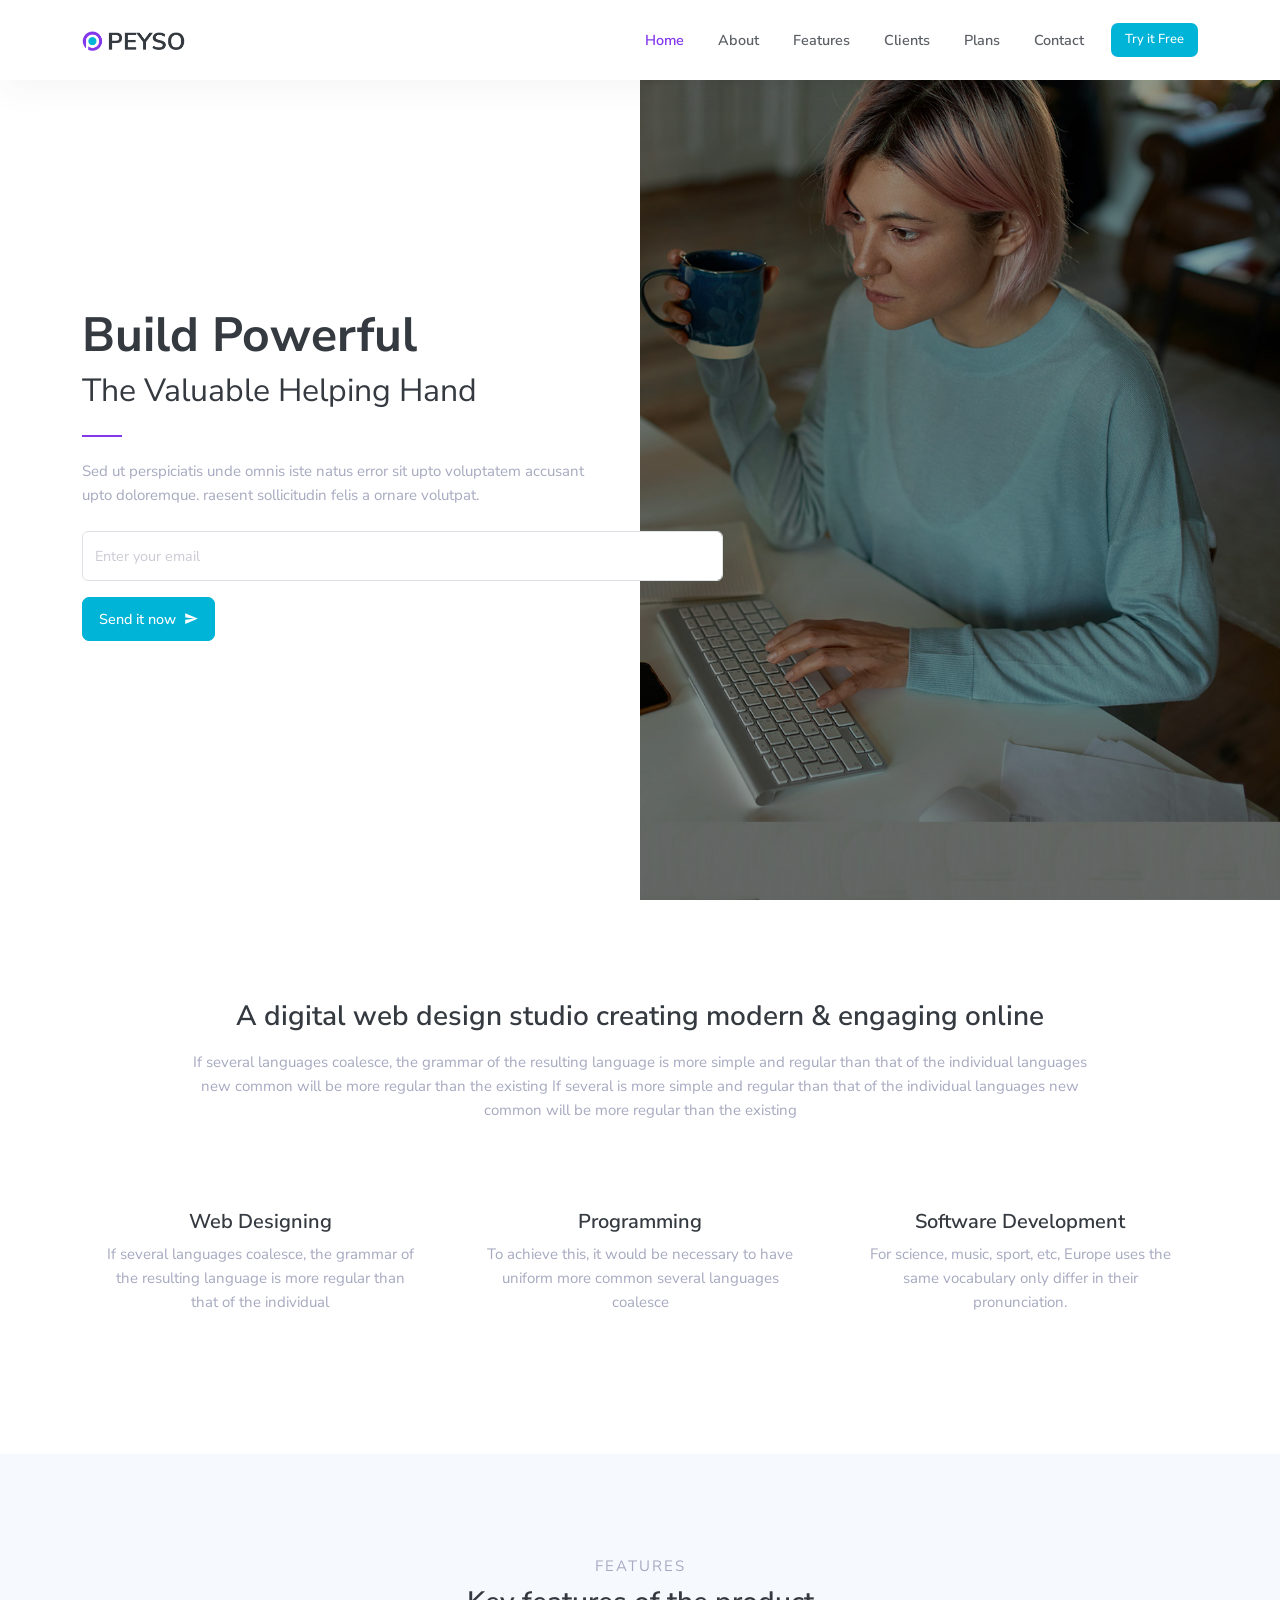
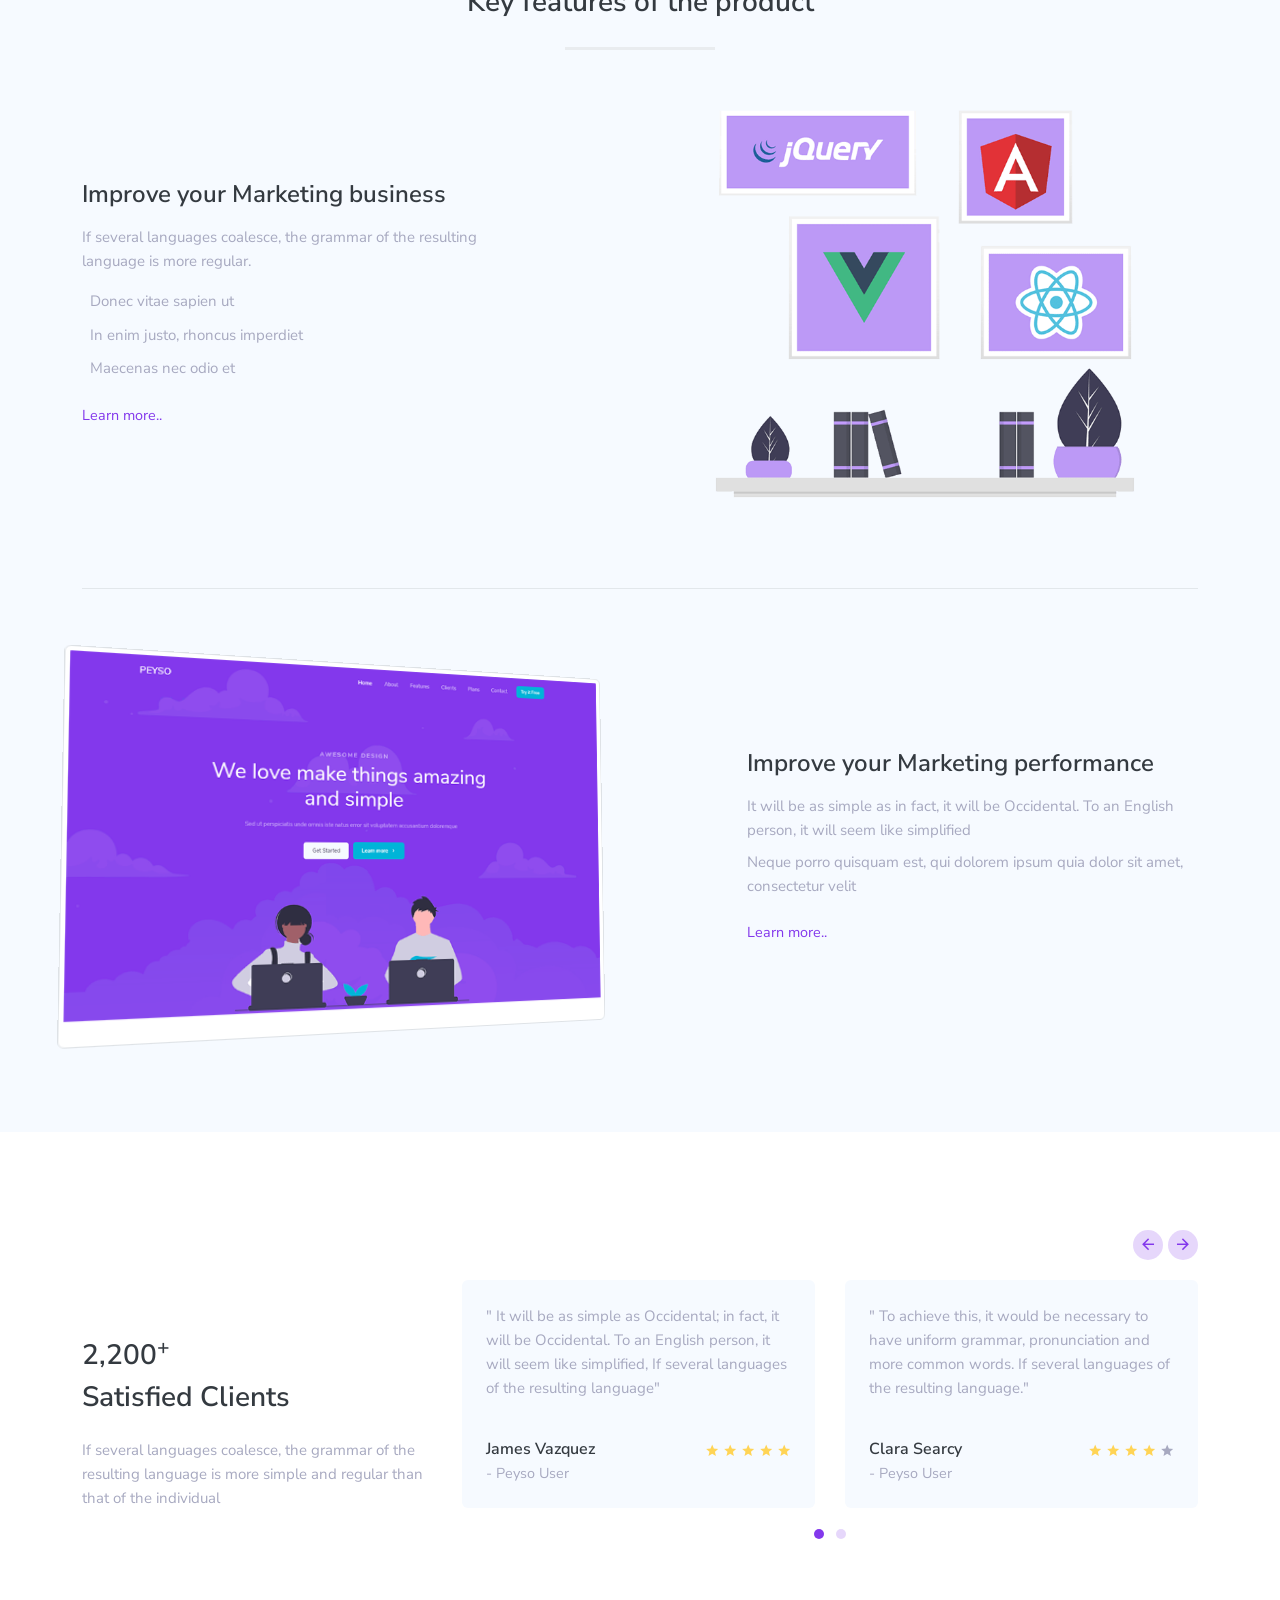
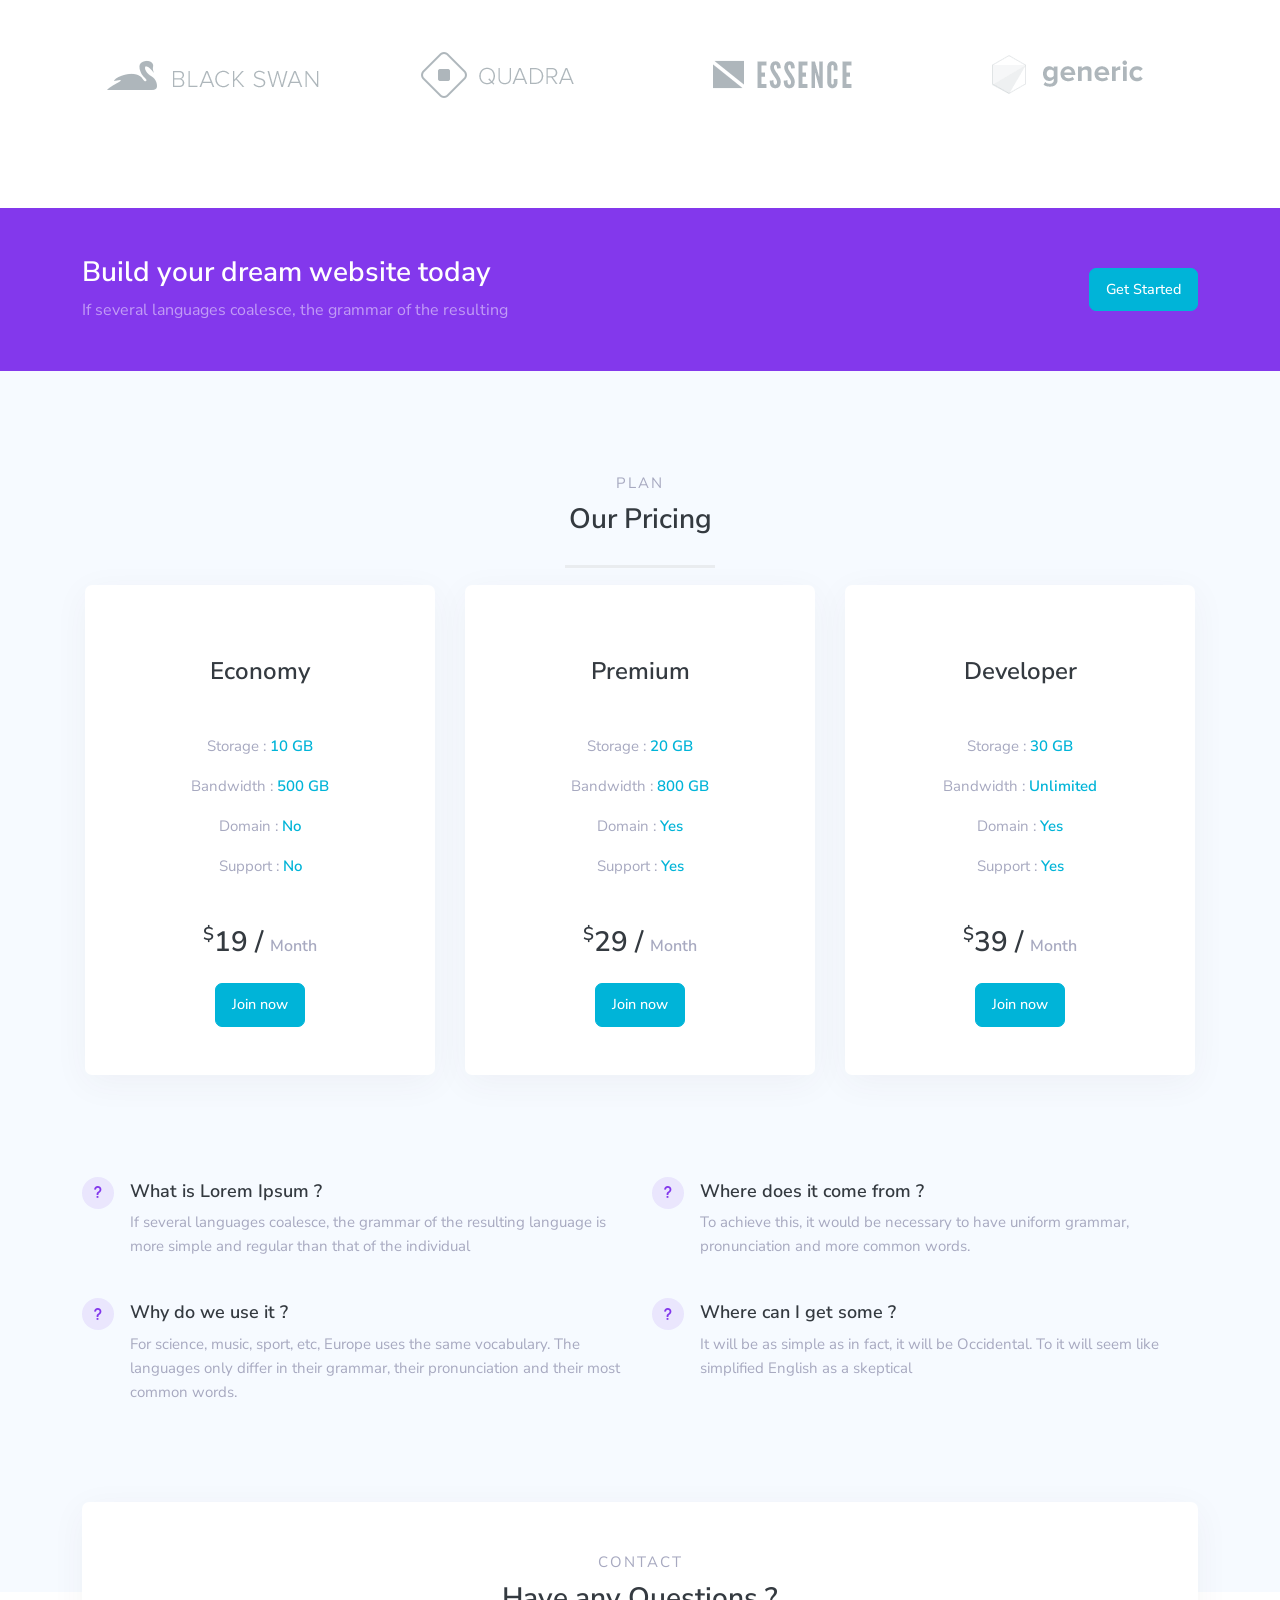
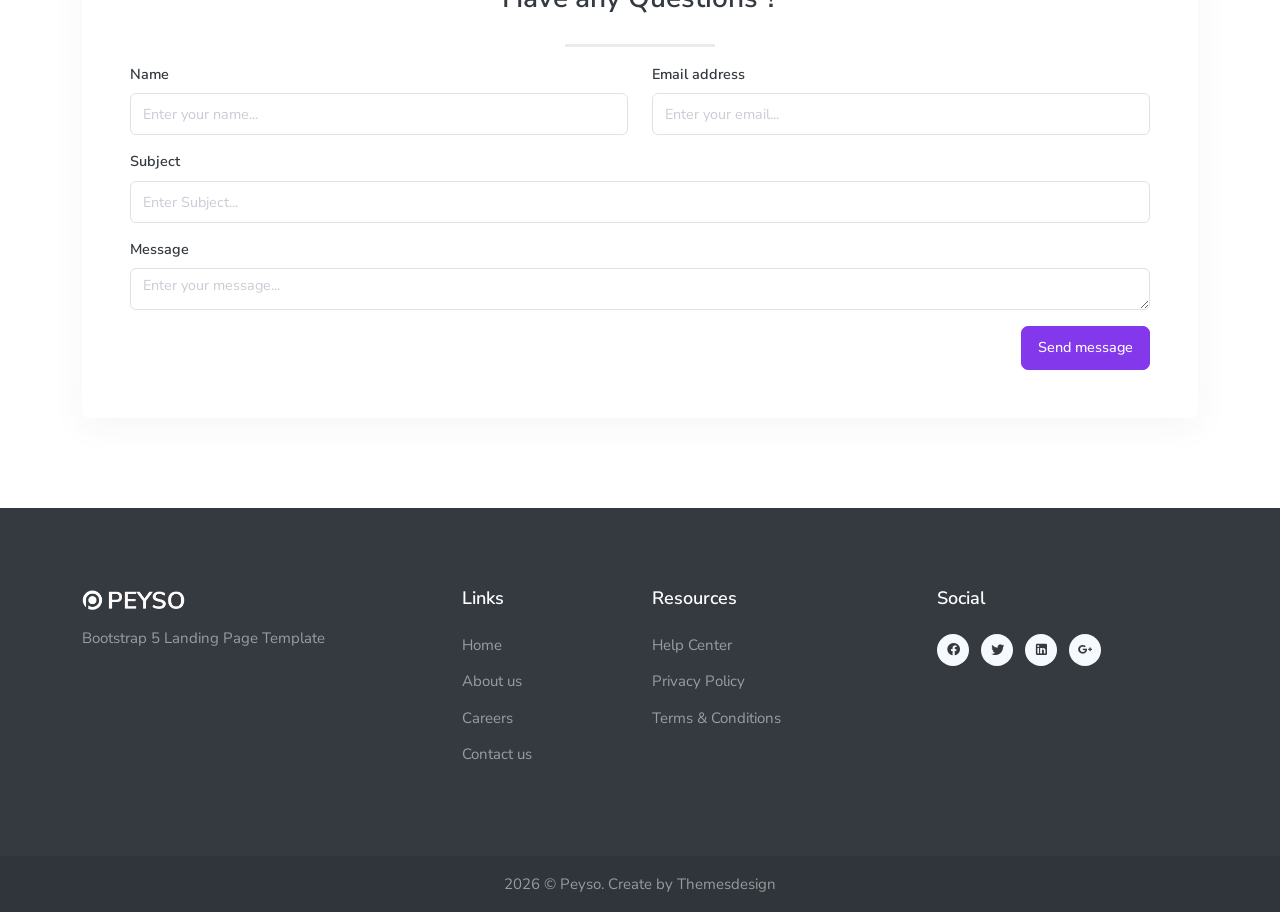
<file: Peyso_HTML_v1.2.0/HTML/index-4.html>
<!DOCTYPE html>
<html lang="en">

<head>
    <meta charset="UTF-8" />
    <meta name="viewport" content="width=device-width, initial-scale=1" />
    <title>Peyso - Bootstrap 5 Landing Page Template</title>
    <meta name="description" content="" />
    <meta name="keywords" content="" />
    <meta name="author" content="Themesdesign" />

    <!-- App favicon -->
    <link rel="shortcut icon" href="images/favicon.ico" />

    <!-- Bootstrap core CSS -->
    <link rel="stylesheet" href="css/bootstrap.min.css" type="text/css" />

    <!-- Material Icon -->
    <link rel="stylesheet" type="text/css" href="css/materialdesignicons.min.css" />

    <!-- tinyslider -->
    <link rel="stylesheet" href="css/tiny-slider.css">

    <!-- Custom  sCss -->
    <link rel="stylesheet" type="text/css" href="css/style.min.css" />
</head>

<body data-bs-spy="scroll" data-bs-target=".navbar" data-bs-offset="58">

    <!--Navbar Start-->
    <nav class="navbar navbar-expand-lg fixed-top sticky navbar-light" id="navbar">
        <div class="container">
            <a class="navbar-brand logo" href="#">
                <img src="images/logo-light.png" alt="" class="logo-light" height="20" />
                <img src="images/logo-dark.png" alt="" class="logo-dark" height="20" />
            </a>
            <button class="navbar-toggler" type="button" data-bs-toggle="collapse" data-bs-target="#navbarSupportedContent" aria-controls="navbarSupportedContent" aria-expanded="false" aria-label="Toggle navigation">
                <span class="navbar-toggler-icon"></span>
            </button>
            <div class="collapse navbar-collapse" id="navbarSupportedContent">
                <ul class="navbar-nav ms-auto mb-2 mb-lg-0" id="navbar-navlist">
                    <li class="nav-item">
                        <a href="#home" class="nav-link" id="scrollElement">Home</a>
                    </li>
                    <li class="nav-item">
                        <a href="#about" class="nav-link">About</a>
                    </li>
                    <li class="nav-item">
                        <a href="#features" class="nav-link">Features</a>
                    </li>
                    <li class="nav-item">
                        <a href="#clients" class="nav-link">Clients</a>
                    </li>
                    <li class="nav-item">
                        <a href="#pricing" class="nav-link">Plans</a>
                    </li>
                    <li class="nav-item">
                        <a href="#contact" class="nav-link">Contact</a>
                    </li>
                </ul>
                <a href="#" class="btn btn-info btn-sm navbar-btn my-lg-0 my-2">Try it Free</a>

            </div>
        </div>
    </nav>
    <!-- Navbar End -->

    <!-- Hero section Start -->
    <section class="hero-4 position-relative align-items-center justify-content-center d-flex" style="background-image: url(images/hero-4-bg.jpg);" id="home">
        <div class="hero-4-overlay"></div>
        <div class="container">
            <div class="row position-relative">
                <div class="col-lg-7 col-md-5">
                    <div class="hero-4-content mt-md-5">
                        <h1 class="hero-4-title fw-bold">Build Powerful</h1>
                        <h2 class="fw-normal mb-4">The Valuable Helping Hand</h2>
                        <span class="title-line position-relative"></span>
                        <p class="text-muted mb-4 mt-5">
                            Sed ut perspiciatis unde omnis iste natus error sit upto voluptatem accusant <br /> upto doloremque. raesent sollicitudin felis a ornare volutpat.
                        </p>
                        <input type="email" class="form-control mb-3 py-4" placeholder="Enter your email" />
                        <a href="#" class="btn btn-info">Send it now <i class="mdi mdi-send font-13 ms-1"></i></a>
                    </div>
                </div>
            </div>
            <!-- end row -->
        </div>
        <!-- end container -->
    </section>
    <!-- Hero section End -->

    <!-- Start About -->
    <section class="section" id="about">
        <div class="container">
            <div class="row justify-content-center">
                <div class="col-lg-10">
                    <div class="text-center mb-5">
                        <h3 class="mb-3">A digital web design studio creating modern & engaging online</h3>
                        <p class="text-muted">
                            If several languages coalesce, the grammar of the resulting language is more simple and regular than that of the individual languages new common will be more regular than the existing If several is more
                            simple and regular than that of the individual languages new common will be more regular than the existing
                        </p>
                    </div>
                </div>
            </div>
            <!-- end row -->

            <div class="row">
                <div class="col-lg-4 col-md-4">
                    <div class="text-center p-4">
                        <div class="icons-xl mb-3">
                            <i class="uim uim-ruler"></i>
                        </div>

                        <h5>Web Designing</h5>
                        <p class="text-muted">If several languages coalesce, the grammar of the resulting language is more regular than that of the individual</p>
                    </div>
                </div>

                <div class="col-lg-4 col-md-4">
                    <div class="text-center p-4">
                        <div class="icons-xl mb-3">
                            <i class="uim uim-repeat"></i>
                        </div>

                        <h5>Programming</h5>
                        <p class="text-muted">To achieve this, it would be necessary to have uniform more common several languages coalesce</p>
                    </div>
                </div>

                <div class="col-lg-4 col-md-4">
                    <div class="text-center p-4">
                        <div class="icons-xl mb-3">
                            <i class="uim uim-airplay"></i>
                        </div>

                        <h5>Software Development</h5>
                        <p class="text-muted">For science, music, sport, etc, Europe uses the same vocabulary only differ in their pronunciation.</p>
                    </div>
                </div>
            </div>
            <!-- end row -->
        </div>
        <!-- end container -->
    </section>
    <!-- end About -->

    <!-- Start Features -->
    <section class="section bg-light" id="features">
        <div class="container">
            <div class="row justify-content-center">
                <div class="col-lg-8">
                    <div class="text-center title mb-5">
                        <p class="text-muted text-uppercase fw-normal mb-2">Features</p>
                        <h3 class="mb-3">Key features of the product</h3>
                        <div class="title-icon position-relative">
                            <div class="position-relative">
                                <i class="uim uim-arrow-circle-down"></i>
                            </div>
                        </div>
                    </div>
                </div>
            </div>
            <!-- end row -->

            <div class="row align-items-center">
                <div class="col-lg-5 order-2 order-lg-1">
                    <div class="mt-4 mt-lg-0">
                        <h4>Improve your Marketing business</h4>
                        <p class="text-muted mt-3">If several languages coalesce, the grammar of the resulting language is more regular.</p>

                        <div>
                            <p class="mb-2 text-muted">
                                <span class="uim-icon-info me-2 align-middle"><i class="uim uim-check-circle"></i></span>Donec vitae sapien ut
                            </p>
                            <p class="mb-2 text-muted">
                                <span class="uim-icon-info me-2 align-middle"><i class="uim uim-check-circle"></i></span>In enim justo, rhoncus imperdiet
                            </p>
                            <p class="text-muted">
                                <span class="uim-icon-info me-2 align-middle"><i class="uim uim-check-circle"></i></span>Maecenas nec odio et
                            </p>
                        </div>
                        <div class="mt-4">
                            <a href="#" class="text-primary">Learn more..</a>
                        </div>
                    </div>
                </div>

                <div class="col-lg-6 ms-lg-auto col-sm-8 order-1 order-lg-2">
                    <div>
                        <img src="images/features/img-1.jpg" alt="" class="img-fluid mx-auto d-block" />
                    </div>
                </div>
            </div>
            <!-- end row -->

            <hr class="my-5" />

            <div class="row align-items-center">
                <div class="col-lg-6 col-sm-8">
                    <div class="features-img mt-4">
                        <img src="images/features/img-2.jpg" alt="" class="img-fluid mx-auto d-block img-thumbnail" />
                    </div>
                </div>

                <div class="col-lg-5 ms-lg-auto">
                    <div class="mt-5 mt-lg-4">
                        <h4>Improve your Marketing performance</h4>
                        <p class="text-muted mb-2 mt-3">It will be as simple as in fact, it will be Occidental. To an English person, it will seem like simplified</p>
                        <p class="text-muted">Neque porro quisquam est, qui dolorem ipsum quia dolor sit amet, consectetur velit</p>
                        <div class="mt-4">
                            <a href="#" class="text-primary">Learn more..</a>
                        </div>
                    </div>
                </div>
            </div>
            <!-- end row -->
        </div>
        <!-- end container -->
    </section>
    <!-- End Features -->

    <!-- Start Clients -->
    <section class="section mt-5" id="clients">
        <div class="container">
            <div class="row pb-5 align-items-center">
                <div class="col-lg-4 col-md-4">
                    <div class="icons-lg mb-4">
                        <i class="uim uim-comment-message"></i>
                    </div>
                    <h3 class="mb-2">2,200<sup>+</sup></h3>
                    <h3 class="mb-4">Satisfied Clients</h3>
                    <p class="text-muted mb-sm-0 mb-5 pb-sm-0 pb-4">If several languages coalesce, the grammar of the resulting language is more simple and regular than that of the individual</p>
                </div>

                <div class="col-lg-8 col-md-8">
                    <div class="client-slider">
                        <div>
                            <div class="bg-light rounded p-4">
                                <p class="text-muted mb-4">" It will be as simple as Occidental; in fact, it will be Occidental. To an English person, it will seem like simplified, If several languages of the resulting language"</p>
                                <div class="pt-3">
                                    <div class="d-inline-block">
                                        <h5 class="font-16 mb-1">James Vazquez</h5>
                                        <span class="text-muted">- Peyso User</span>
                                    </div>
                                    <div class="text-muted d-inline-block float-end">
                                        <i class="mdi mdi-star text-warning"></i>
                                        <i class="mdi mdi-star text-warning"></i>
                                        <i class="mdi mdi-star text-warning"></i>
                                        <i class="mdi mdi-star text-warning"></i>
                                        <i class="mdi mdi-star text-warning"></i>
                                    </div>
                                </div>
                            </div>
                        </div>
                        <div>
                            <div class="bg-light rounded p-4">
                                <p class="text-muted mb-4">" To achieve this, it would be necessary to have uniform grammar, pronunciation and more common words. If several languages of the resulting language."</p>

                                <div class="pt-3">
                                    <div class="d-inline-block">
                                        <h5 class="font-16 mb-1">Clara Searcy</h5>
                                        <span class="text-muted">- Peyso User</span>
                                    </div>
                                    <div class="text-muted d-inline-block float-end">
                                        <i class="mdi mdi-star text-warning"></i>
                                        <i class="mdi mdi-star text-warning"></i>
                                        <i class="mdi mdi-star text-warning"></i>
                                        <i class="mdi mdi-star text-warning"></i>
                                        <i class="mdi mdi-star"></i>
                                    </div>
                                </div>
                            </div>
                        </div>
                        <div>
                            <div class="bg-light rounded p-4">
                                <p class="text-muted mb-4">
                                    " If several It will be as simple as Occidental; it will be Occidental. To an English person, it will seem like simplified, If several languages of the resulting language "
                                </p>
                                <div class="pt-3">
                                    <div class="d-inline-block">
                                        <h5 class="font-16 mb-1">Alfredo Williams</h5>
                                        <span class="text-muted">- Peyso User</span>
                                    </div>
                                    <div class="text-muted d-inline-block float-end">
                                        <i class="mdi mdi-star text-warning"></i>
                                        <i class="mdi mdi-star text-warning"></i>
                                        <i class="mdi mdi-star text-warning"></i>
                                        <i class="mdi mdi-star text-warning"></i>
                                        <i class="mdi mdi-star"></i>
                                    </div>
                                </div>
                            </div>
                        </div>
                    </div>
                </div>
            </div>
            <!-- end row -->

            <!-- start brand logo -->
            <div class="row mt-5">
                <div class="col-lg-3 col-sm-3">
                    <div class="client-images">
                        <img src="images/clients/1.png" alt="client-img" class="mx-auto img-fluid d-block" />
                    </div>
                </div>
                <div class="col-lg-3 col-sm-3">
                    <div class="client-images">
                        <img src="images/clients/3.png" alt="client-img" class="mx-auto img-fluid d-block" />
                    </div>
                </div>
                <div class="col-lg-3 col-sm-3">
                    <div class="client-images">
                        <img src="images/clients/4.png" alt="client-img" class="mx-auto img-fluid d-block" />
                    </div>
                </div>
                <div class="col-lg-3 col-sm-3">
                    <div class="client-images">
                        <img src="images/clients/6.png" alt="client-img" class="mx-auto img-fluid d-block" />
                    </div>
                </div>
            </div>
            <!-- end row -->
        </div>
        <!-- end container -->
    </section>
    <!-- End Clients -->

    <!-- Start cta section -->
    <section class="py-5 bg-primary">
        <div class="container">
            <div class="row align-items-center">
                <div class="col-md-9">
                    <div class="text-white-50">
                        <h3 class="text-white">Build your dream website today</h3>
                        <p class="mb-0 fs-6">If several languages coalesce, the grammar of the resulting</p>
                    </div>
                </div>

                <div class="col-md-3">
                    <div class="mt-4 mt-md-0 text-md-end">
                        <a href="#" class="btn btn-info">Get Started</a>
                    </div>
                </div>
            </div>
            <!-- end row -->
        </div>
        <!-- end container -->
    </section>
    <!-- End cta section -->

    <!-- Start pricing -->
    <section class="section bg-light" id="pricing">
        <div class="container">
            <div class="row justify-content-center">
                <div class="col-lg-8">
                    <div class="text-center title mb-5">
                        <p class="text-muted text-uppercase fw-normal mb-2">Plan</p>
                        <h3 class="mb-3">Our Pricing</h3>
                        <div class="title-icon position-relative">
                            <div class="position-relative">
                                <i class="uim uim-arrow-circle-down"></i>
                            </div>
                        </div>
                    </div>
                </div>
            </div>
            <!-- end row -->

            <div class="row pb-4">
                <div class="col-lg-4 col-md-6">
                    <div class="card plan-box text-center p-2">
                        <div class="card-body">
                            <div class="icons-xl pt-4">
                                <i class="uim uim-box"></i>
                            </div>
                            <h4 class="mt-4">Economy</h4>

                            <div class="plan-features text-muted mt-5">
                                <p>Storage : <span class="text-info fw-semibold">10 GB</span></p>
                                <p>Bandwidth : <span class="text-info fw-semibold">500 GB</span></p>
                                <p>Domain : <span class="text-info fw-semibold">No</span></p>
                                <p>Support : <span class="text-info fw-semibold">No</span></p>
                            </div>

                            <div class="mt-5">
                                <h3>
                                    <sup><small>$</small></sup>19 / <span class="font-16 text-muted">Month</span>
                                </h3>
                                <div class="mt-4 mb-4">
                                    <a href="#" class="btn btn-info btn-block">Join now</a>
                                </div>
                            </div>
                        </div>
                    </div>
                </div>
                <div class="col-lg-4 col-md-6">
                    <div class="card plan-box text-center p-2">
                        <div class="card-body">
                            <div>
                                <div class="icons-xl pt-4">
                                    <i class="uim uim-rocket"></i>
                                </div>
                                <h4 class="mt-4">Premium</h4>

                                <div class="plan-features text-muted mt-5">
                                    <p>Storage : <span class="text-info fw-semibold">20 GB</span></p>
                                    <p>Bandwidth : <span class="text-info fw-semibold">800 GB</span></p>
                                    <p>Domain : <span class="text-info fw-semibold">Yes</span></p>
                                    <p>Support : <span class="text-info fw-semibold">Yes</span></p>
                                </div>

                                <div class="mt-5">
                                    <h3>
                                        <sup><small>$</small></sup>29 / <span class="font-16 text-muted">Month</span>
                                    </h3>
                                    <div class="mt-4 mb-4">
                                        <a href="#" class="btn btn-info btn-block">Join now</a>
                                    </div>
                                </div>
                            </div>
                        </div>
                    </div>
                </div>
                <div class="col-lg-4 col-md-6">
                    <div class="card plan-box text-center p-2">
                        <div class="card-body">
                            <div>
                                <div class="icons-xl pt-4">
                                    <i class="uim uim-user-md"></i>
                                </div>
                                <h4 class="mt-4">Developer</h4>

                                <div class="plan-features text-muted mt-5">
                                    <p>Storage : <span class="text-info fw-semibold">30 GB</span></p>
                                    <p>Bandwidth : <span class="text-info fw-semibold">Unlimited</span></p>
                                    <p>Domain : <span class="text-info fw-semibold">Yes</span></p>
                                    <p>Support : <span class="text-info fw-semibold">Yes</span></p>
                                </div>

                                <div class="mt-5">
                                    <h3>
                                        <sup><small>$</small></sup>39 / <span class="font-16 text-muted">Month</span>
                                    </h3>
                                    <div class="mt-4 mb-4">
                                        <a href="#" class="btn btn-info btn-block">Join now</a>
                                    </div>
                                </div>
                            </div>
                        </div>
                    </div>
                </div>
            </div>
            <!-- end plans row -->

            <!-- start faq -->
            <div class="row mb-5 pb-4">
                <div class="col-lg-6 col-md-6">
                    <div class="mt-5 d-flex">
                        <div class="me-3">
                            <div class="avatar-title rounded-circle bg-soft-primary avatar-md text-primary">
                                <i class="mdi mdi-help"></i>
                            </div>
                        </div>

                        <div>
                            <h5 class="font-18 mt-1">What is Lorem Ipsum ?</h5>
                            <p class="text-muted">If several languages coalesce, the grammar of the resulting language is more simple and regular than that of the individual</p>
                        </div>
                    </div>

                    <div class="mt-4 d-flex">
                        <div class="me-3">
                            <div class="avatar-title rounded-circle bg-soft-primary avatar-md text-primary">
                                <i class="mdi mdi-help"></i>
                            </div>
                        </div>

                        <div>
                            <h5 class="font-18 mt-1">Why do we use it ?</h5>
                            <p class="text-muted">For science, music, sport, etc, Europe uses the same vocabulary. The languages only differ in their grammar, their pronunciation and their most common words.</p>
                        </div>
                    </div>
                </div>

                <div class="col-lg-6 col-md-6">
                    <div class="mt-sm-5 mt-4 d-flex">
                        <div class="me-3">
                            <div class="avatar-title rounded-circle bg-soft-primary avatar-md text-primary">
                                <i class="mdi mdi-help"></i>
                            </div>
                        </div>

                        <div>
                            <h5 class="font-18 mt-1">Where does it come from ?</h5>
                            <p class="text-muted">To achieve this, it would be necessary to have uniform grammar, pronunciation and more common words.</p>
                        </div>
                    </div>

                    <div class="mt-4 d-flex">
                        <div class="me-3">
                            <div class="avatar-title rounded-circle bg-soft-primary avatar-md text-primary">
                                <i class="mdi mdi-help"></i>
                            </div>
                        </div>

                        <div>
                            <h5 class="font-18 mt-1">Where can I get some ?</h5>
                            <p class="text-muted">It will be as simple as in fact, it will be Occidental. To it will seem like simplified English as a skeptical</p>
                        </div>
                    </div>
                </div>
            </div>
            <!-- end faq row -->
        </div>
        <!-- end container -->
    </section>
    <!-- end pricing -->

    <!-- Start contact -->
    <section id="contact">
        <div class="container">
            <div class="row">
                <div class="col-lg-12">
                    <div class="card contact-section-card mb-0">
                        <div class="card-body p-md-5">
                            <div class="text-center title mb-5">
                                <p class="text-muted text-uppercase fw-normal mb-2">Contact</p>
                                <h3 class="mb-3">Have any Questions ?</h3>
                                <div class="title-icon position-relative">
                                    <div class="position-relative">
                                        <i class="uim uim-arrow-circle-down"></i>
                                    </div>
                                </div>
                            </div>
                                              
                            <!-- start form -->
                            <form method="post" name="myForm" onsubmit="return validateForm()" href="javascript: void(0);">
                                <p id="error-msg"></p>
                                <div class="row">
                                    <div class="col-lg-6">
                                        <div class="mb-3">
                                            <label class="form-label" for="name">Name</label>
                                            <input name="name" id="name" type="text" class="form-control" placeholder="Enter your name..." />
                                        </div>
                                    </div>
                                    <div class="col-lg-6">
                                        <div class="mb-3">
                                            <label class="form-label" for="email">Email address</label>
                                            <input name="email" id="email" type="email" class="form-control" placeholder="Enter your email..." />
                                        </div>
                                    </div>
                                </div>
                                <!-- end row -->

                                <div class="mb-3">
                                    <label class="form-label" for="subject">Subject</label>
                                    <input name="subject" id="subject" type="text" class="form-control" placeholder="Enter Subject..." />
                                </div>

                                <div class="mb-3">
                                    <label class="form-label" for="comments">Message</label>
                                    <textarea name="comments" id="comments" rows="3" class="form-control" placeholder="Enter your message..."></textarea>
                                </div>

                                <div class="text-end">
                                    <input type="submit" id="submit" name="send" class="submitBnt btn btn-primary" value="Send message" />
                        
                                </div>
                            </form>
                        </div>
                    </div>
                </div>
            </div>
            <!-- end row -->
        </div>
        <!-- end container -->
    </section>
    <!-- end contact -->

    <!-- start footer -->
    <footer class="footer bg-dark text-white-50">
        <div class="container">
            <div class="row">
                <div class="col-lg-4">                        
                    <a href="#" class="d-block mb-3">
                        <img src="images/logo-light.png" alt="" height="20" />
                    </a>
                    <p>Bootstrap 5 Landing Page Template</p>                        
                </div>

                <div class="col-lg-2 col-sm-6">
                    <div class="mt-4 mt-lg-0">
                        <h5 class="mb-4 font-18 text-white">Links</h5>
                        <ul class="list-unstyled footer-list-menu">
                            <li><a href="#">Home</a></li>
                            <li><a href="#">About us</a></li>
                            <li><a href="#">Careers</a></li>
                            <li><a href="#">Contact us</a></li>
                        </ul>
                    </div>
                </div>

                <div class="col-lg-3 col-sm-6">
                    <div class="mt-4 mt-lg-0">
                        <h5 class="mb-4 font-18 text-white">Resources</h5>
                        <ul class="list-unstyled footer-list-menu">
                            <li><a href="#">Help Center</a></li>
                            <li><a href="#">Privacy Policy</a></li>
                            <li><a href="#">Terms & Conditions</a></li>
                        </ul>
                    </div>
                </div>
                <div class="col-lg-3 col-sm-6">
                    <div class="mt-4 mt-lg-0">
                        <h5 class="mb-4 font-18 text-white">Social</h5>
                        <ul class="list-inline social-icons-list">
                            <li class="list-inline-item">
                                <a href="#"><i class="mdi mdi-facebook"></i></a>
                            </li>
                            <li class="list-inline-item">
                                <a href="#"><i class="mdi mdi-twitter"></i></a>
                            </li>
                            <li class="list-inline-item">
                                <a href="#"><i class="mdi mdi-linkedin"></i></a>
                            </li>
                            <li class="list-inline-item">
                                <a href="#"><i class="mdi mdi-google-plus"></i></a>
                            </li>
                        </ul>
                    </div>
                </div>
            </div>
            <!-- end row -->
        </div>
        <!-- end container -->
    </footer>
    <!-- end footer -->

    <!-- Start footer-alt -->
    <section class="footer-alt py-3">
        <div class="container">
            <div class="row">
                <div class="col-lg-12">
                    <div class="text-center text-white-50">
                        <p class="mb-0"><script>document.write(new Date().getFullYear())</script> © Peyso. Create by Themesdesign</p>
                    </div>
                </div>
            </div>
            <!-- end row -->
        </div>
        <!-- end container -->
    </section>
    <!-- end footer-alt -->


    <!-- Javascript -->   
    <script src="js/bootstrap.bundle.min.js"></script>

    <!-- unicons -->
    <script src="https://unicons.iconscout.com/release/v2.1.11/script/monochrome/bundle.js"></script>

    <!-- testi-slider -->
    <script src="js/tiny-slider.js"></script>


    <!-- app js -->
    <script src="js/app.js"></script>
</body>

</html>
</file>
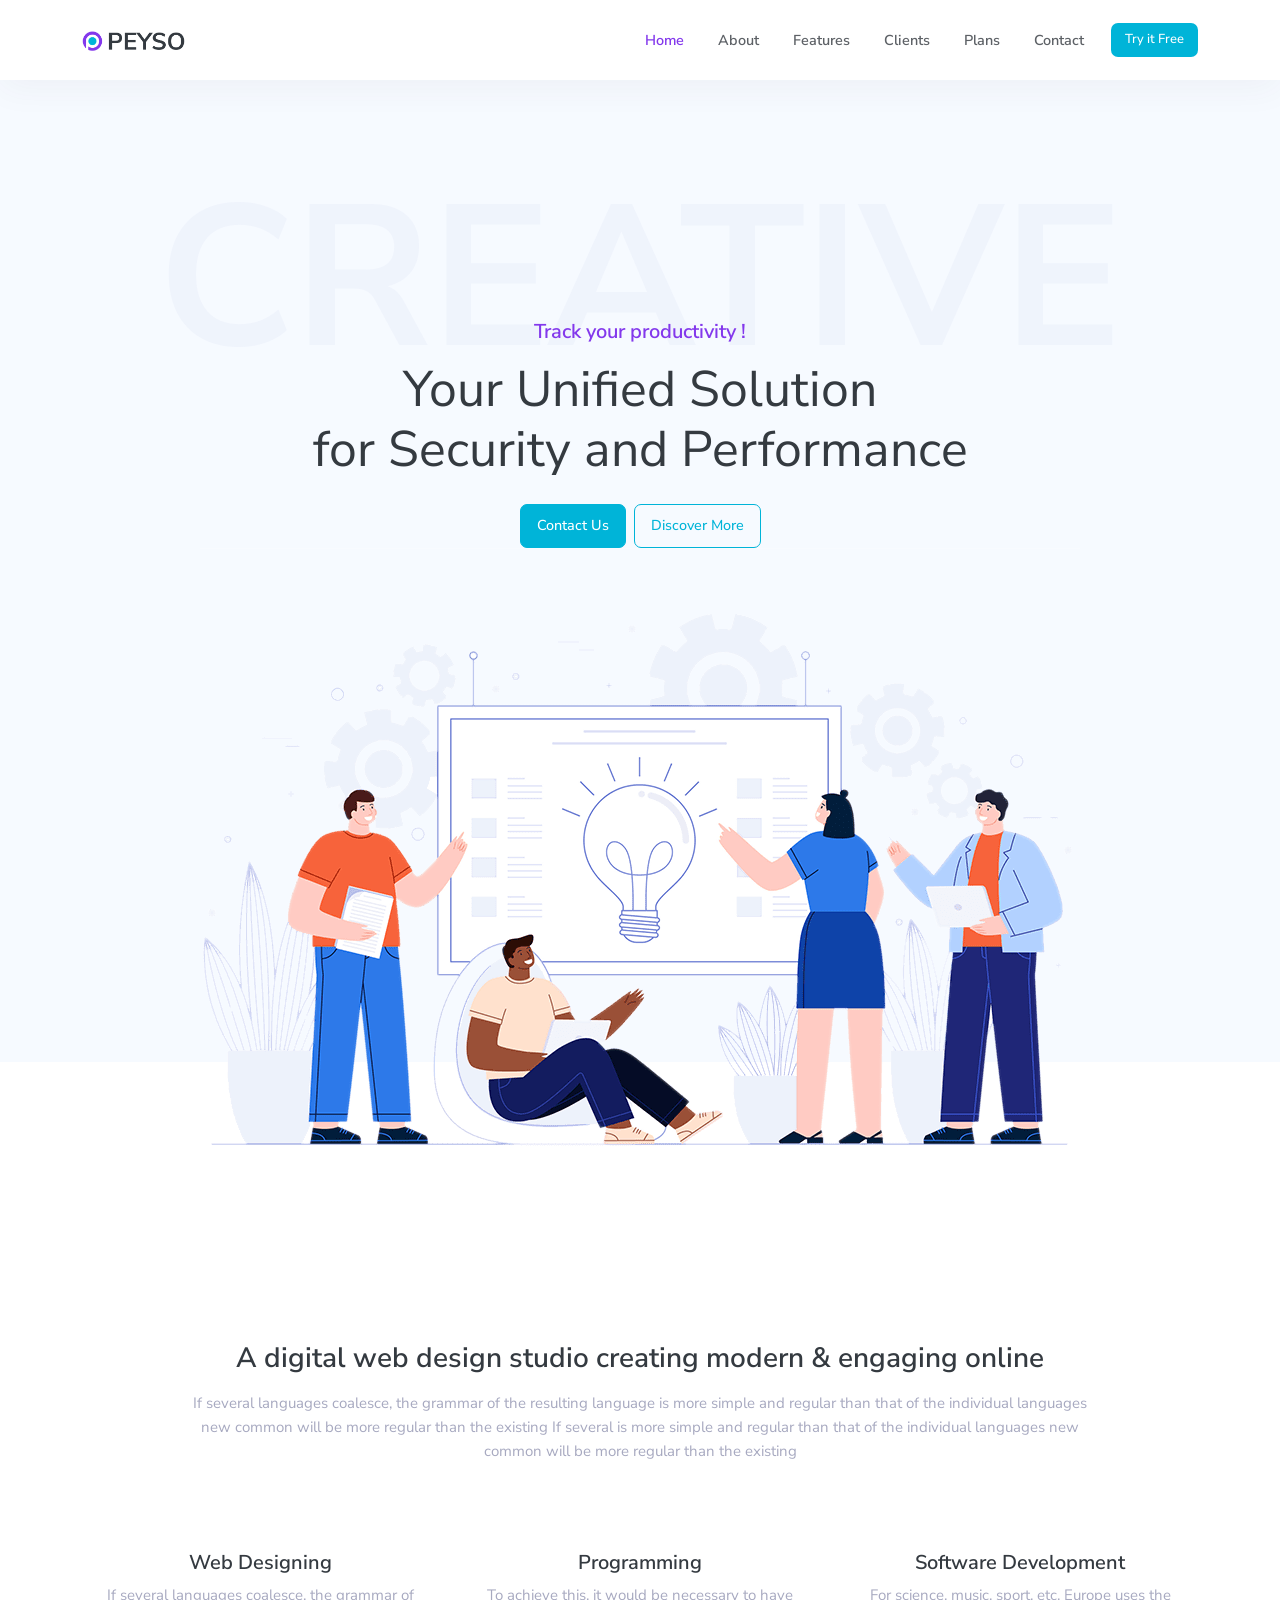
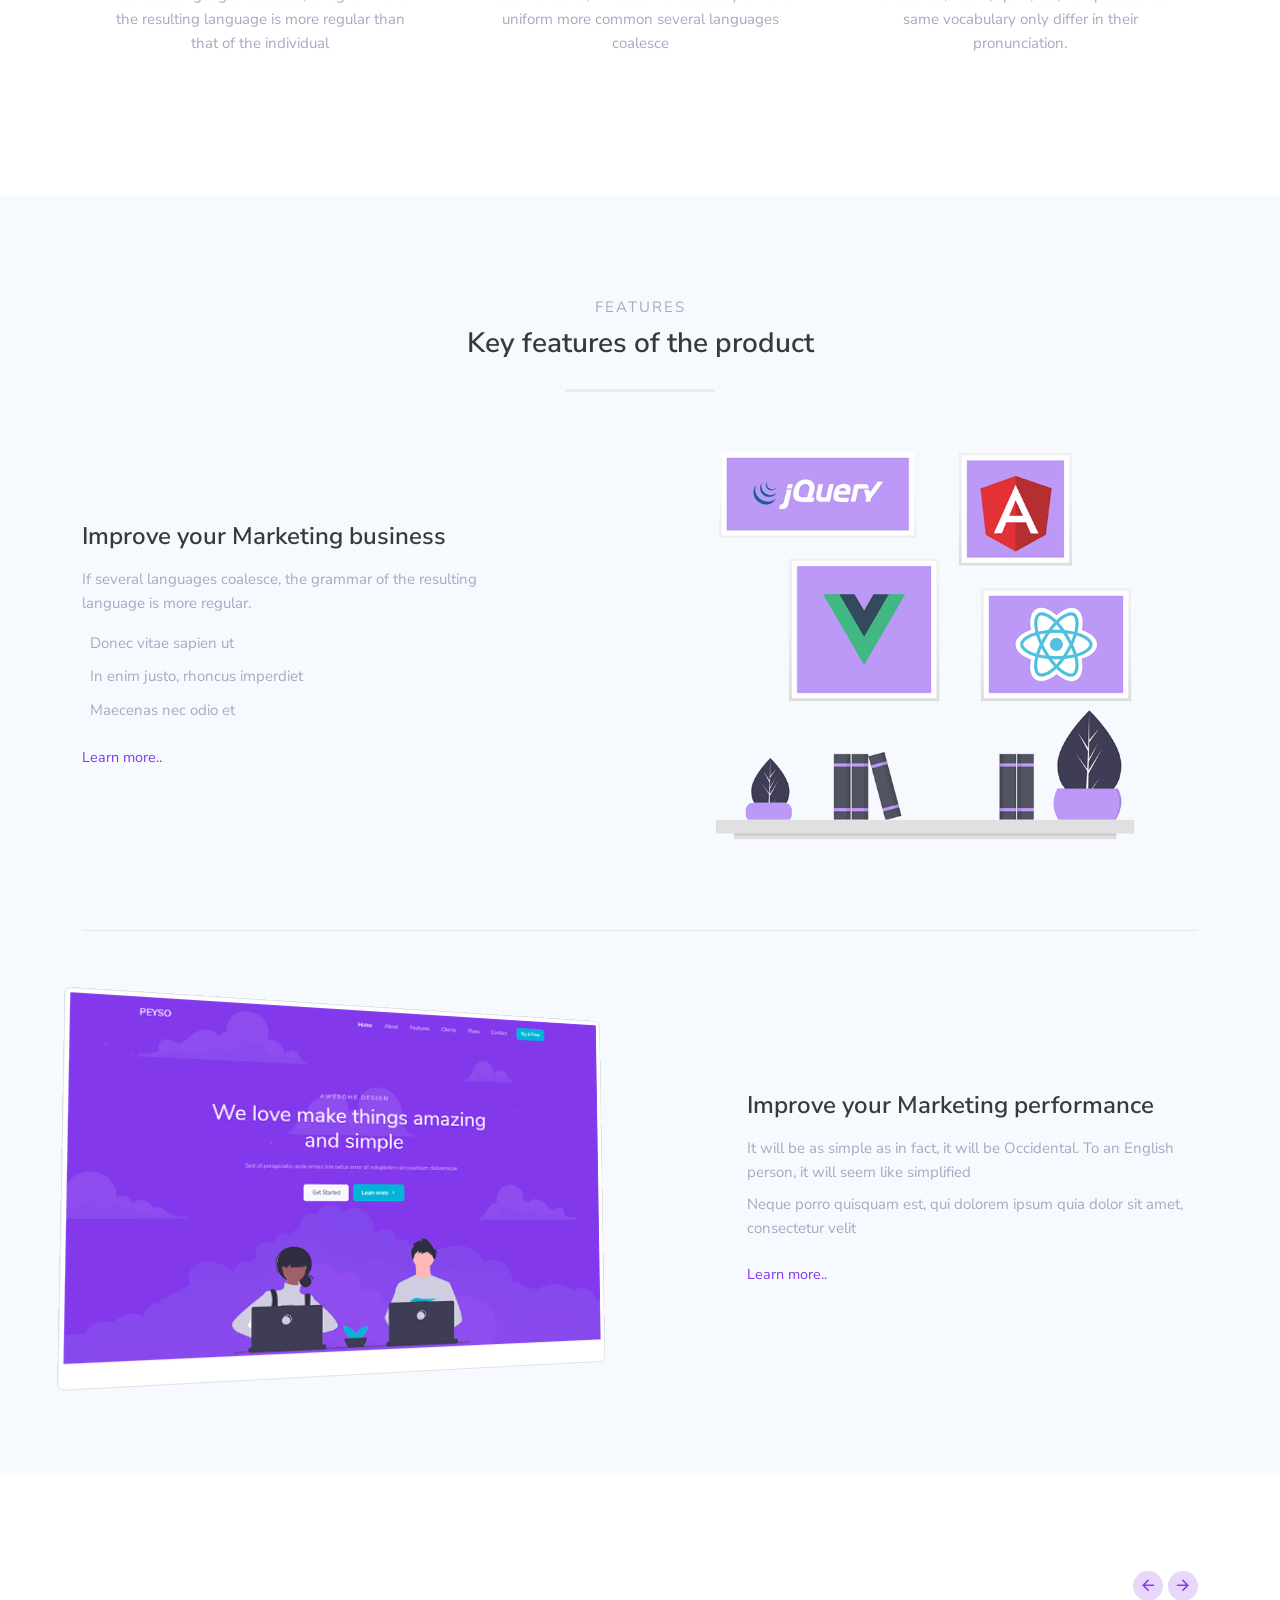
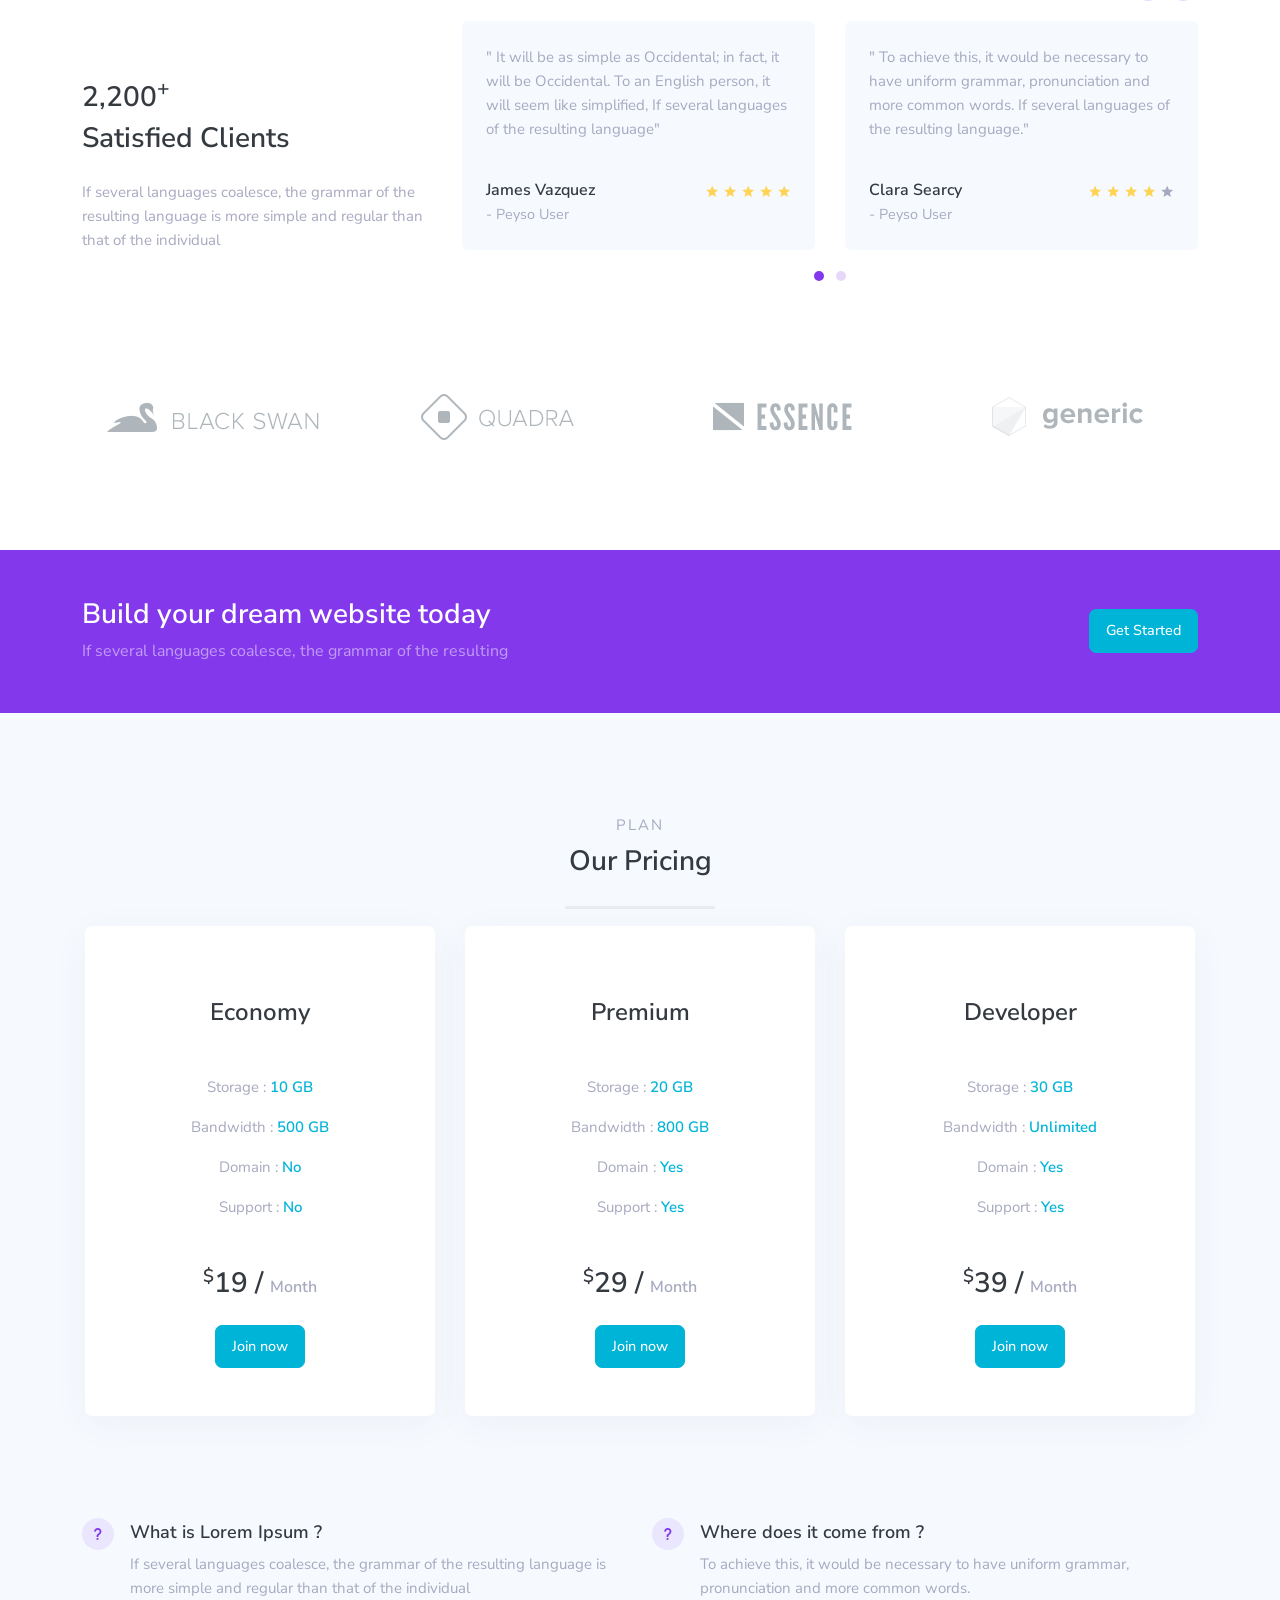
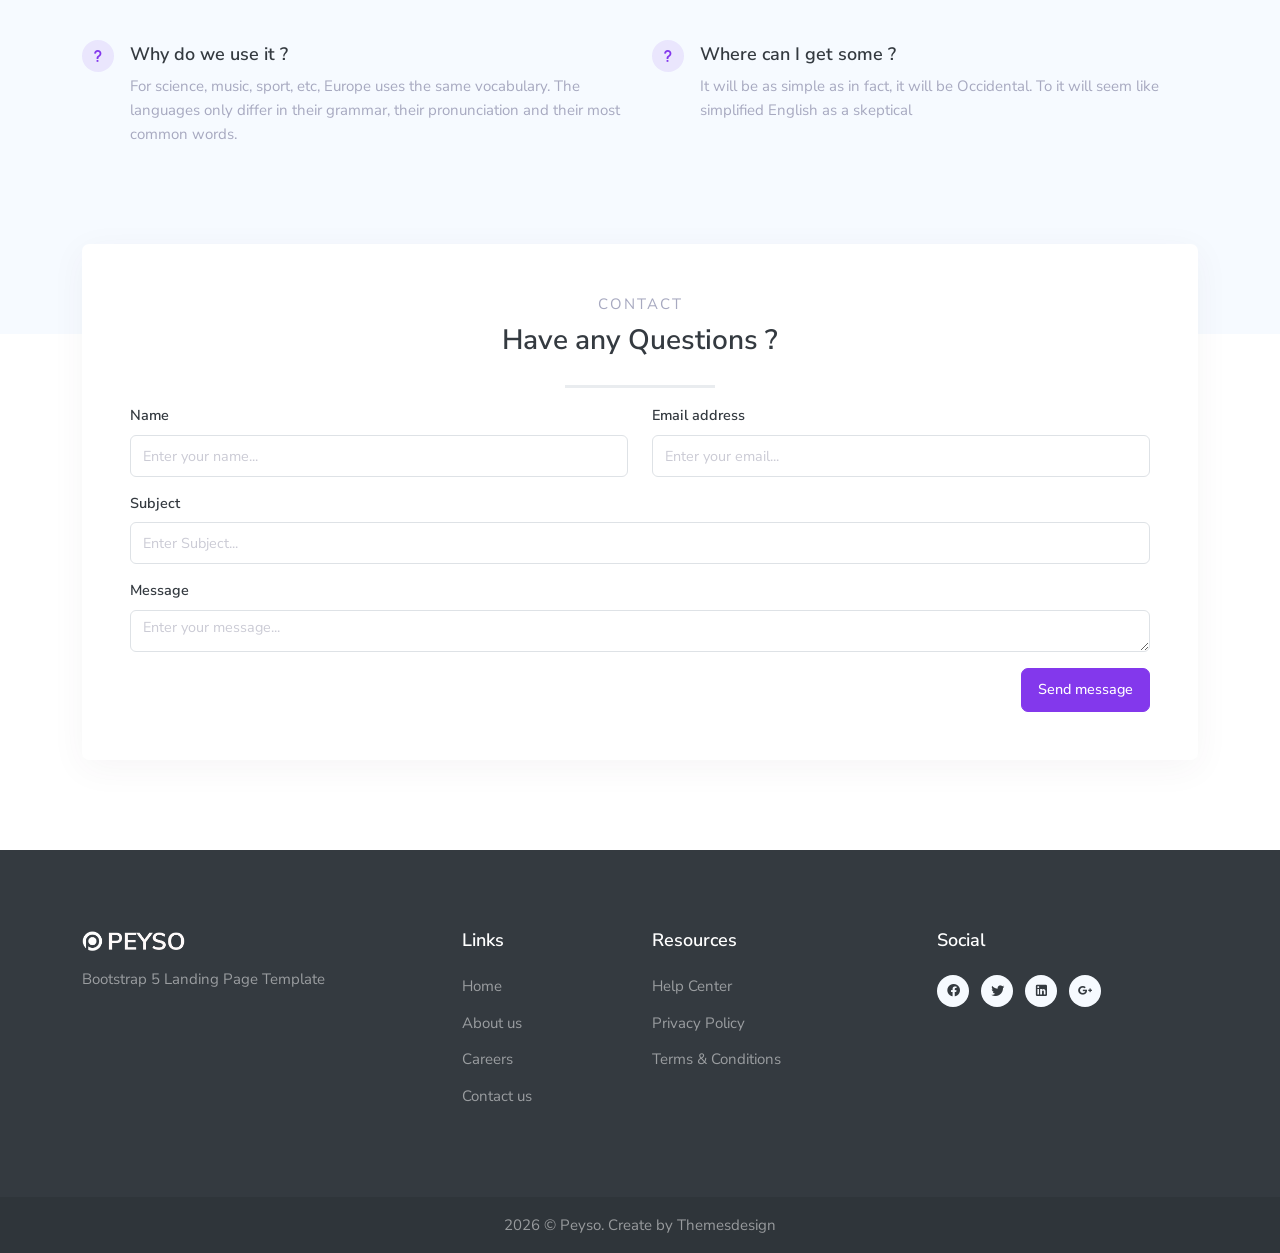
<file: Peyso_HTML_v1.2.0/HTML/index-5.html>
<!DOCTYPE html>
<html lang="en">

<head>
    <meta charset="UTF-8" />
    <meta name="viewport" content="width=device-width, initial-scale=1" />
    <title>Peyso - Bootstrap 5 Landing Page Template</title>
    <meta name="description" content="" />
    <meta name="keywords" content="" />
    <meta name="author" content="Themesdesign" />

    <!-- App favicon -->
    <link rel="shortcut icon" href="images/favicon.ico" />

    <!-- Bootstrap core CSS -->
    <link rel="stylesheet" href="css/bootstrap.min.css" type="text/css" />

    <!-- Material Icon -->
    <link rel="stylesheet" type="text/css" href="css/materialdesignicons.min.css" />

    <!-- tinyslider -->
    <link rel="stylesheet" href="css/tiny-slider.css">

    <!-- Custom  scss -->
    <link rel="stylesheet" type="text/css" href="css/style.min.css" />
</head>

<body data-bs-spy="scroll" data-bs-target=".navbar" data-bs-offset="58">

    <!--Navbar Start-->
    <nav class="navbar navbar-expand-lg fixed-top sticky navbar-light" id="navbar">
        <div class="container">
            <a class="navbar-brand logo" href="#">
                <img src="images/logo-light.png" alt="" class="logo-light" height="20" />
                <img src="images/logo-dark.png" alt="" class="logo-dark" height="20" />
            </a>
            <button class="navbar-toggler" type="button" data-bs-toggle="collapse" data-bs-target="#navbarSupportedContent" aria-controls="navbarSupportedContent" aria-expanded="false" aria-label="Toggle navigation">
                <span class="navbar-toggler-icon"></span>
            </button>
            <div class="collapse navbar-collapse" id="navbarSupportedContent">
                <ul class="navbar-nav ms-auto mb-2 mb-lg-0" id="navbar-navlist">
                    <li class="nav-item">
                        <a href="#home" class="nav-link" id="scrollElement">Home</a>
                    </li>
                    <li class="nav-item">
                        <a href="#about" class="nav-link">About</a>
                    </li>
                    <li class="nav-item">
                        <a href="#features" class="nav-link">Features</a>
                    </li>
                    <li class="nav-item">
                        <a href="#clients" class="nav-link">Clients</a>
                    </li>
                    <li class="nav-item">
                        <a href="#pricing" class="nav-link">Plans</a>
                    </li>
                    <li class="nav-item">
                        <a href="#contact" class="nav-link">Contact</a>
                    </li>
                </ul>
                <a href="#" class="btn btn-info btn-sm navbar-btn my-lg-0 my-2">Try it Free</a>

            </div>
        </div>
    </nav>
    <!-- Navbar End -->

    <!-- Hero section Start -->
    <section class="hero-5 bg-light position-relative" id="home">
        <h1 class="hero-5-title-bg fw-bold d-none d-lg-block">CREATIVE</h1>
        <div class="container">
            <div class="row text-center">
                <div class="col-lg-12">
                    <div class="hero-5-content">
                        <h5 class="text-primary mb-3">Track your productivity !</h5>
                        <h2 class="hero-5-title fw-normal mb-4">Your Unified Solution <br> for Security and Performance</h2>
                        <a href="#" class="btn btn-info">Contact Us</a>
                        <a href="#" class="btn btn-outline-info ms-1">Discover More</a>
                    </div>
                </div>
            </div>
            <div class="d-flex justify-content-center">
                <img class="img-fluid" src="images/hero-5-img.png" alt="">
            </div>
            <!-- end row -->
        </div>
        <!-- end container -->
    </section>
    <!-- Hero section End -->

    <!-- Start About -->
    <section class="section" id="about">
        <div class="container">
            <div class="row justify-content-center">
                <div class="col-lg-10">
                    <div class="text-center mb-5">
                        <h3 class="mb-3">A digital web design studio creating modern & engaging online</h3>
                        <p class="text-muted">
                            If several languages coalesce, the grammar of the resulting language is more simple and regular than that of the individual languages new common will be more regular than the existing If several is more
                            simple and regular than that of the individual languages new common will be more regular than the existing
                        </p>
                    </div>
                </div>
            </div>
            <!-- end row -->

            <div class="row">
                <div class="col-lg-4 col-md-4">
                    <div class="text-center p-4">
                        <div class="icons-xl mb-3">
                            <i class="uim uim-ruler"></i>
                        </div>

                        <h5>Web Designing</h5>
                        <p class="text-muted">If several languages coalesce, the grammar of the resulting language is more regular than that of the individual</p>
                    </div>
                </div>

                <div class="col-lg-4 col-md-4">
                    <div class="text-center p-4">
                        <div class="icons-xl mb-3">
                            <i class="uim uim-repeat"></i>
                        </div>

                        <h5>Programming</h5>
                        <p class="text-muted">To achieve this, it would be necessary to have uniform more common several languages coalesce</p>
                    </div>
                </div>

                <div class="col-lg-4 col-md-4">
                    <div class="text-center p-4">
                        <div class="icons-xl mb-3">
                            <i class="uim uim-airplay"></i>
                        </div>

                        <h5>Software Development</h5>
                        <p class="text-muted">For science, music, sport, etc, Europe uses the same vocabulary only differ in their pronunciation.</p>
                    </div>
                </div>
            </div>
            <!-- end row -->
        </div>
        <!-- end container -->
    </section>
    <!-- end About -->

    <!-- Start Features -->
    <section class="section bg-light" id="features">
        <div class="container">
            <div class="row justify-content-center">
                <div class="col-lg-8">
                    <div class="text-center title mb-5">
                        <p class="text-muted text-uppercase fw-normal mb-2">Features</p>
                        <h3 class="mb-3">Key features of the product</h3>
                        <div class="title-icon position-relative">
                            <div class="position-relative">
                                <i class="uim uim-arrow-circle-down"></i>
                            </div>
                        </div>
                    </div>
                </div>
            </div>
            <!-- end row -->

            <div class="row align-items-center">
                <div class="col-lg-5 order-2 order-lg-1">
                    <div class="mt-4 mt-lg-0">
                        <h4>Improve your Marketing business</h4>
                        <p class="text-muted mt-3">If several languages coalesce, the grammar of the resulting language is more regular.</p>

                        <div>
                            <p class="mb-2 text-muted">
                                <span class="uim-icon-info me-2 align-middle"><i class="uim uim-check-circle"></i></span>Donec vitae sapien ut
                            </p>
                            <p class="mb-2 text-muted">
                                <span class="uim-icon-info me-2 align-middle"><i class="uim uim-check-circle"></i></span>In enim justo, rhoncus imperdiet
                            </p>
                            <p class="text-muted">
                                <span class="uim-icon-info me-2 align-middle"><i class="uim uim-check-circle"></i></span>Maecenas nec odio et
                            </p>
                        </div>
                        <div class="mt-4">
                            <a href="#" class="text-primary">Learn more..</a>
                        </div>
                    </div>
                </div>

                <div class="col-lg-6 ms-lg-auto col-sm-8 order-1 order-lg-2">
                    <div>
                        <img src="images/features/img-1.jpg" alt="" class="img-fluid mx-auto d-block" />
                    </div>
                </div>
            </div>
            <!-- end row -->

            <hr class="my-5" />

            <div class="row align-items-center">
                <div class="col-lg-6 col-sm-8">
                    <div class="features-img mt-4">
                        <img src="images/features/img-2.jpg" alt="" class="img-fluid mx-auto d-block img-thumbnail" />
                    </div>
                </div>

                <div class="col-lg-5 ms-lg-auto">
                    <div class="mt-5 mt-lg-4">
                        <h4>Improve your Marketing performance</h4>
                        <p class="text-muted mb-2 mt-3">It will be as simple as in fact, it will be Occidental. To an English person, it will seem like simplified</p>
                        <p class="text-muted">Neque porro quisquam est, qui dolorem ipsum quia dolor sit amet, consectetur velit</p>
                        <div class="mt-4">
                            <a href="#" class="text-primary">Learn more..</a>
                        </div>
                    </div>
                </div>
            </div>
            <!-- end row -->
        </div>
        <!-- end container -->
    </section>
    <!-- End Features -->

    <!-- Start Clients -->
    <section class="section mt-5" id="clients">
        <div class="container">
            <div class="row pb-5 align-items-center">
                <div class="col-lg-4 col-md-4">
                    <div class="icons-lg mb-4">
                        <i class="uim uim-comment-message"></i>
                    </div>
                    <h3 class="mb-2">2,200<sup>+</sup></h3>
                    <h3 class="mb-4">Satisfied Clients</h3>
                    <p class="text-muted mb-sm-0 mb-5 pb-sm-0 pb-4">If several languages coalesce, the grammar of the resulting language is more simple and regular than that of the individual</p>
                </div>

                <div class="col-lg-8 col-md-8">
                    <div class="client-slider">
                        <div>
                            <div class="bg-light rounded p-4">
                                <p class="text-muted mb-4">" It will be as simple as Occidental; in fact, it will be Occidental. To an English person, it will seem like simplified, If several languages of the resulting language"</p>
                                <div class="pt-3">
                                    <div class="d-inline-block">
                                        <h5 class="font-16 mb-1">James Vazquez</h5>
                                        <span class="text-muted">- Peyso User</span>
                                    </div>
                                    <div class="text-muted d-inline-block float-end">
                                        <i class="mdi mdi-star text-warning"></i>
                                        <i class="mdi mdi-star text-warning"></i>
                                        <i class="mdi mdi-star text-warning"></i>
                                        <i class="mdi mdi-star text-warning"></i>
                                        <i class="mdi mdi-star text-warning"></i>
                                    </div>
                                </div>
                            </div>
                        </div>
                        <div>
                            <div class="bg-light rounded p-4">
                                <p class="text-muted mb-4">" To achieve this, it would be necessary to have uniform grammar, pronunciation and more common words. If several languages of the resulting language."</p>

                                <div class="pt-3">
                                    <div class="d-inline-block">
                                        <h5 class="font-16 mb-1">Clara Searcy</h5>
                                        <span class="text-muted">- Peyso User</span>
                                    </div>
                                    <div class="text-muted d-inline-block float-end">
                                        <i class="mdi mdi-star text-warning"></i>
                                        <i class="mdi mdi-star text-warning"></i>
                                        <i class="mdi mdi-star text-warning"></i>
                                        <i class="mdi mdi-star text-warning"></i>
                                        <i class="mdi mdi-star"></i>
                                    </div>
                                </div>
                            </div>
                        </div>
                        <div>
                            <div class="bg-light rounded p-4">
                                <p class="text-muted mb-4">
                                    " If several It will be as simple as Occidental; it will be Occidental. To an English person, it will seem like simplified, If several languages of the resulting language "
                                </p>
                                <div class="pt-3">
                                    <div class="d-inline-block">
                                        <h5 class="font-16 mb-1">Alfredo Williams</h5>
                                        <span class="text-muted">- Peyso User</span>
                                    </div>
                                    <div class="text-muted d-inline-block float-end">
                                        <i class="mdi mdi-star text-warning"></i>
                                        <i class="mdi mdi-star text-warning"></i>
                                        <i class="mdi mdi-star text-warning"></i>
                                        <i class="mdi mdi-star text-warning"></i>
                                        <i class="mdi mdi-star"></i>
                                    </div>
                                </div>
                            </div>
                        </div>
                    </div>
                </div>
            </div>
            <!-- end row -->

            <!-- start brand logo -->
            <div class="row mt-5">
                <div class="col-lg-3 col-sm-3">
                    <div class="client-images">
                        <img src="images/clients/1.png" alt="client-img" class="mx-auto img-fluid d-block" />
                    </div>
                </div>
                <div class="col-lg-3 col-sm-3">
                    <div class="client-images">
                        <img src="images/clients/3.png" alt="client-img" class="mx-auto img-fluid d-block" />
                    </div>
                </div>
                <div class="col-lg-3 col-sm-3">
                    <div class="client-images">
                        <img src="images/clients/4.png" alt="client-img" class="mx-auto img-fluid d-block" />
                    </div>
                </div>
                <div class="col-lg-3 col-sm-3">
                    <div class="client-images">
                        <img src="images/clients/6.png" alt="client-img" class="mx-auto img-fluid d-block" />
                    </div>
                </div>
            </div>
            <!-- end row -->
        </div>
        <!-- end container -->
    </section>
    <!-- End Clients -->

    <!-- Start cta section -->
    <section class="py-5 bg-primary">
        <div class="container">
            <div class="row align-items-center">
                <div class="col-md-9">
                    <div class="text-white-50">
                        <h3 class="text-white">Build your dream website today</h3>
                        <p class="mb-0 fs-6">If several languages coalesce, the grammar of the resulting</p>
                    </div>
                </div>

                <div class="col-md-3">
                    <div class="mt-4 mt-md-0 text-md-end">
                        <a href="#" class="btn btn-info">Get Started</a>
                    </div>
                </div>
            </div>
            <!-- end row -->
        </div>
        <!-- end container -->
    </section>
    <!-- End cta section -->

    <!-- Start pricing -->
    <section class="section bg-light" id="pricing">
        <div class="container">
            <div class="row justify-content-center">
                <div class="col-lg-8">
                    <div class="text-center title mb-5">
                        <p class="text-muted text-uppercase fw-normal mb-2">Plan</p>
                        <h3 class="mb-3">Our Pricing</h3>
                        <div class="title-icon position-relative">
                            <div class="position-relative">
                                <i class="uim uim-arrow-circle-down"></i>
                            </div>
                        </div>
                    </div>
                </div>
            </div>
            <!-- end row -->

            <div class="row pb-4">
                <div class="col-lg-4 col-md-6">
                    <div class="card plan-box text-center p-2">
                        <div class="card-body">
                            <div class="icons-xl pt-4">
                                <i class="uim uim-box"></i>
                            </div>
                            <h4 class="mt-4">Economy</h4>

                            <div class="plan-features text-muted mt-5">
                                <p>Storage : <span class="text-info fw-semibold">10 GB</span></p>
                                <p>Bandwidth : <span class="text-info fw-semibold">500 GB</span></p>
                                <p>Domain : <span class="text-info fw-semibold">No</span></p>
                                <p>Support : <span class="text-info fw-semibold">No</span></p>
                            </div>

                            <div class="mt-5">
                                <h3>
                                    <sup><small>$</small></sup>19 / <span class="font-16 text-muted">Month</span>
                                </h3>
                                <div class="mt-4 mb-4">
                                    <a href="#" class="btn btn-info btn-block">Join now</a>
                                </div>
                            </div>
                        </div>
                    </div>
                </div>
                <div class="col-lg-4 col-md-6">
                    <div class="card plan-box text-center p-2">
                        <div class="card-body">
                            <div>
                                <div class="icons-xl pt-4">
                                    <i class="uim uim-rocket"></i>
                                </div>
                                <h4 class="mt-4">Premium</h4>

                                <div class="plan-features text-muted mt-5">
                                    <p>Storage : <span class="text-info fw-semibold">20 GB</span></p>
                                    <p>Bandwidth : <span class="text-info fw-semibold">800 GB</span></p>
                                    <p>Domain : <span class="text-info fw-semibold">Yes</span></p>
                                    <p>Support : <span class="text-info fw-semibold">Yes</span></p>
                                </div>

                                <div class="mt-5">
                                    <h3>
                                        <sup><small>$</small></sup>29 / <span class="font-16 text-muted">Month</span>
                                    </h3>
                                    <div class="mt-4 mb-4">
                                        <a href="#" class="btn btn-info btn-block">Join now</a>
                                    </div>
                                </div>
                            </div>
                        </div>
                    </div>
                </div>
                <div class="col-lg-4 col-md-6">
                    <div class="card plan-box text-center p-2">
                        <div class="card-body">
                            <div>
                                <div class="icons-xl pt-4">
                                    <i class="uim uim-user-md"></i>
                                </div>
                                <h4 class="mt-4">Developer</h4>

                                <div class="plan-features text-muted mt-5">
                                    <p>Storage : <span class="text-info fw-semibold">30 GB</span></p>
                                    <p>Bandwidth : <span class="text-info fw-semibold">Unlimited</span></p>
                                    <p>Domain : <span class="text-info fw-semibold">Yes</span></p>
                                    <p>Support : <span class="text-info fw-semibold">Yes</span></p>
                                </div>

                                <div class="mt-5">
                                    <h3>
                                        <sup><small>$</small></sup>39 / <span class="font-16 text-muted">Month</span>
                                    </h3>
                                    <div class="mt-4 mb-4">
                                        <a href="#" class="btn btn-info btn-block">Join now</a>
                                    </div>
                                </div>
                            </div>
                        </div>
                    </div>
                </div>
            </div>
            <!-- end plans row -->

            <!-- start faq -->
            <div class="row mb-5 pb-4">
                <div class="col-lg-6 col-md-6">
                    <div class="mt-5 d-flex">
                        <div class="me-3">
                            <div class="avatar-title rounded-circle bg-soft-primary avatar-md text-primary">
                                <i class="mdi mdi-help"></i>
                            </div>
                        </div>

                        <div>
                            <h5 class="font-18 mt-1">What is Lorem Ipsum ?</h5>
                            <p class="text-muted">If several languages coalesce, the grammar of the resulting language is more simple and regular than that of the individual</p>
                        </div>
                    </div>

                    <div class="mt-4 d-flex">
                        <div class="me-3">
                            <div class="avatar-title rounded-circle bg-soft-primary avatar-md text-primary">
                                <i class="mdi mdi-help"></i>
                            </div>
                        </div>

                        <div>
                            <h5 class="font-18 mt-1">Why do we use it ?</h5>
                            <p class="text-muted">For science, music, sport, etc, Europe uses the same vocabulary. The languages only differ in their grammar, their pronunciation and their most common words.</p>
                        </div>
                    </div>
                </div>

                <div class="col-lg-6 col-md-6">
                    <div class="mt-sm-5 mt-4 d-flex">
                        <div class="me-3">
                            <div class="avatar-title rounded-circle bg-soft-primary avatar-md text-primary">
                                <i class="mdi mdi-help"></i>
                            </div>
                        </div>

                        <div>
                            <h5 class="font-18 mt-1">Where does it come from ?</h5>
                            <p class="text-muted">To achieve this, it would be necessary to have uniform grammar, pronunciation and more common words.</p>
                        </div>
                    </div>

                    <div class="mt-4 d-flex">
                        <div class="me-3">
                            <div class="avatar-title rounded-circle bg-soft-primary avatar-md text-primary">
                                <i class="mdi mdi-help"></i>
                            </div>
                        </div>

                        <div>
                            <h5 class="font-18 mt-1">Where can I get some ?</h5>
                            <p class="text-muted">It will be as simple as in fact, it will be Occidental. To it will seem like simplified English as a skeptical</p>
                        </div>
                    </div>
                </div>
            </div>
            <!-- end faq row -->
        </div>
        <!-- end container -->
    </section>
    <!-- end pricing -->

    <!-- Start contact -->
    <section id="contact">
        <div class="container">
            <div class="row">
                <div class="col-lg-12">
                    <div class="card contact-section-card mb-0">
                        <div class="card-body p-md-5">
                            <div class="text-center title mb-5">
                                <p class="text-muted text-uppercase fw-normal mb-2">Contact</p>
                                <h3 class="mb-3">Have any Questions ?</h3>
                                <div class="title-icon position-relative">
                                    <div class="position-relative">
                                        <i class="uim uim-arrow-circle-down"></i>
                                    </div>
                                </div>
                            </div>
                                              
                            <!-- start form -->
                            <form method="post" name="myForm" onsubmit="return validateForm()" href="javascript: void(0);">
                                <p id="error-msg"></p>
                                <div class="row">
                                    <div class="col-lg-6">
                                        <div class="mb-3">
                                            <label class="form-label" for="name">Name</label>
                                            <input name="name" id="name" type="text" class="form-control" placeholder="Enter your name..." />
                                        </div>
                                    </div>
                                    <div class="col-lg-6">
                                        <div class="mb-3">
                                            <label class="form-label" for="email">Email address</label>
                                            <input name="email" id="email" type="email" class="form-control" placeholder="Enter your email..." />
                                        </div>
                                    </div>
                                </div>
                                <!-- end row -->

                                <div class="mb-3">
                                    <label class="form-label" for="subject">Subject</label>
                                    <input name="subject" id="subject" type="text" class="form-control" placeholder="Enter Subject..." />
                                </div>

                                <div class="mb-3">
                                    <label class="form-label" for="comments">Message</label>
                                    <textarea name="comments" id="comments" rows="3" class="form-control" placeholder="Enter your message..."></textarea>
                                </div>

                                <div class="text-end">
                                    <input type="submit" id="submit" name="send" class="submitBnt btn btn-primary" value="Send message" />
                        
                                </div>
                            </form>
                        </div>
                    </div>
                </div>
            </div>
            <!-- end row -->
        </div>
        <!-- end container -->
    </section>
    <!-- end contact -->

    <!-- start footer -->
    <footer class="footer bg-dark text-white-50">
        <div class="container">
            <div class="row">
                <div class="col-lg-4">                        
                    <a href="#" class="d-block mb-3">
                        <img src="images/logo-light.png" alt="" height="20" />
                    </a>
                    <p>Bootstrap 5 Landing Page Template</p>                        
                </div>

                <div class="col-lg-2 col-sm-6">
                    <div class="mt-4 mt-lg-0">
                        <h5 class="mb-4 font-18 text-white">Links</h5>
                        <ul class="list-unstyled footer-list-menu">
                            <li><a href="#">Home</a></li>
                            <li><a href="#">About us</a></li>
                            <li><a href="#">Careers</a></li>
                            <li><a href="#">Contact us</a></li>
                        </ul>
                    </div>
                </div>

                <div class="col-lg-3 col-sm-6">
                    <div class="mt-4 mt-lg-0">
                        <h5 class="mb-4 font-18 text-white">Resources</h5>
                        <ul class="list-unstyled footer-list-menu">
                            <li><a href="#">Help Center</a></li>
                            <li><a href="#">Privacy Policy</a></li>
                            <li><a href="#">Terms & Conditions</a></li>
                        </ul>
                    </div>
                </div>
                <div class="col-lg-3 col-sm-6">
                    <div class="mt-4 mt-lg-0">
                        <h5 class="mb-4 font-18 text-white">Social</h5>
                        <ul class="list-inline social-icons-list">
                            <li class="list-inline-item">
                                <a href="#"><i class="mdi mdi-facebook"></i></a>
                            </li>
                            <li class="list-inline-item">
                                <a href="#"><i class="mdi mdi-twitter"></i></a>
                            </li>
                            <li class="list-inline-item">
                                <a href="#"><i class="mdi mdi-linkedin"></i></a>
                            </li>
                            <li class="list-inline-item">
                                <a href="#"><i class="mdi mdi-google-plus"></i></a>
                            </li>
                        </ul>
                    </div>
                </div>
            </div>
            <!-- end row -->
        </div>
        <!-- end container -->
    </footer>
    <!-- end footer -->

    <!-- Start footer-alt -->
    <section class="footer-alt py-3">
        <div class="container">
            <div class="row">
                <div class="col-lg-12">
                    <div class="text-center text-white-50">
                        <p class="mb-0"><script>document.write(new Date().getFullYear())</script> © Peyso. Create by Themesdesign</p>
                    </div>
                </div>
            </div>
            <!-- end row -->
        </div>
        <!-- end container -->
    </section>
    <!-- end footer-alt -->

    <!-- Javascript -->   
    <script src="js/bootstrap.bundle.min.js"></script>
    
    <!-- unicons -->
    <script src="https://unicons.iconscout.com/release/v2.1.11/script/monochrome/bundle.js"></script>

     <!-- testi-slider -->
     <script src="js/tiny-slider.js"></script>

    <!-- app js -->
    <script src="js/app.js"></script>
</body>

</html>
</file>
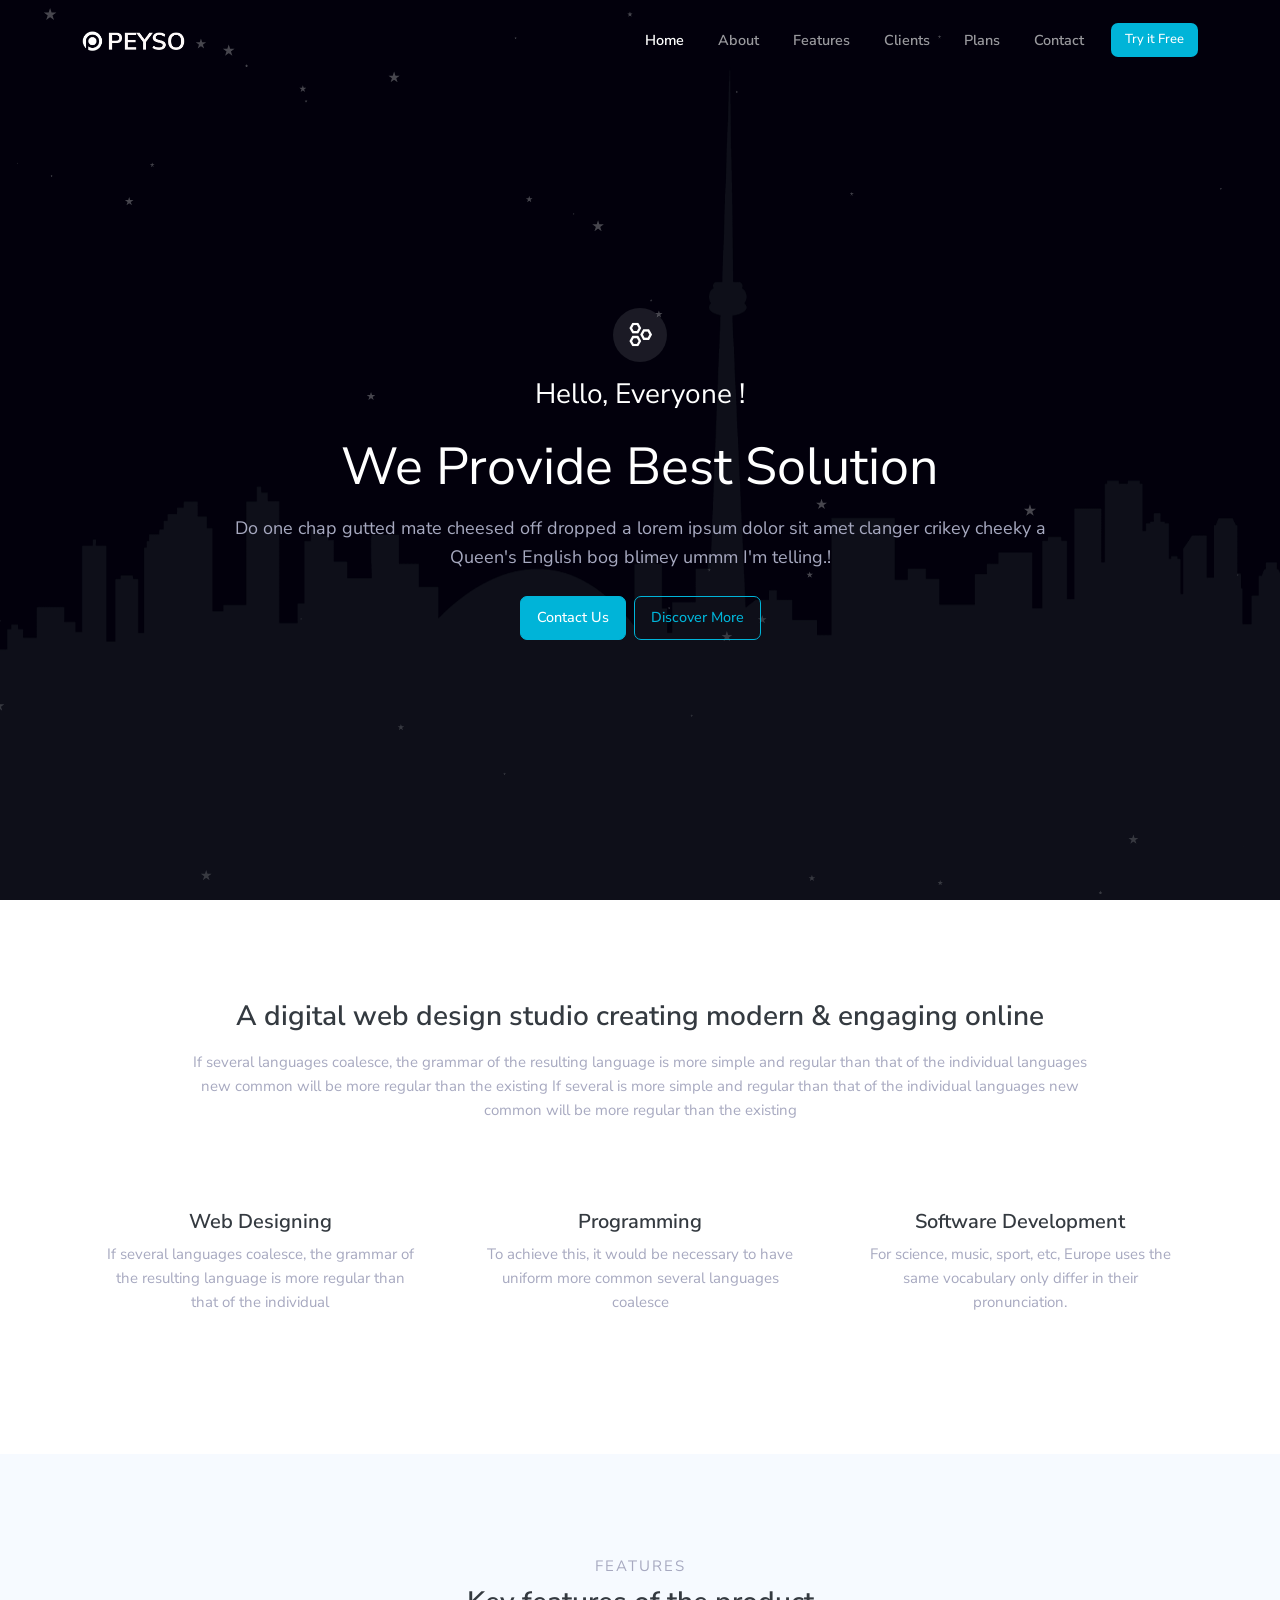
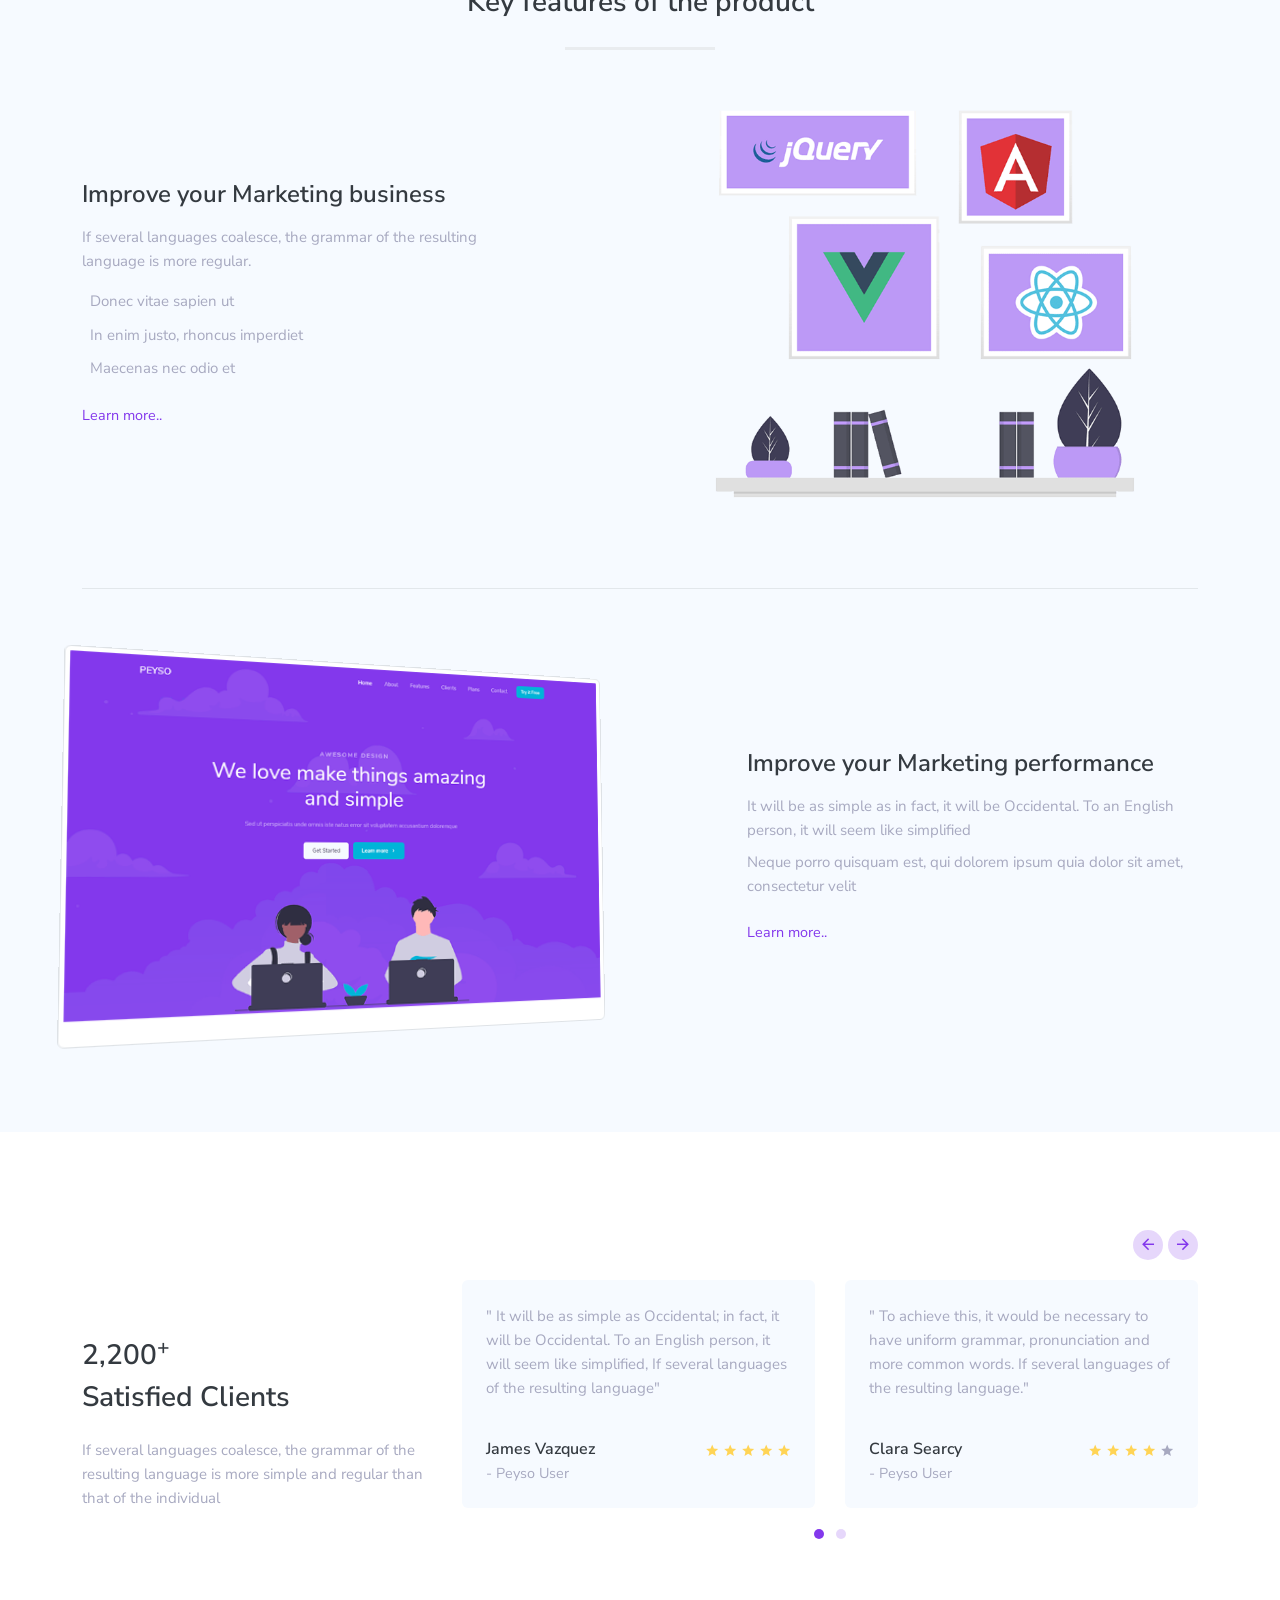
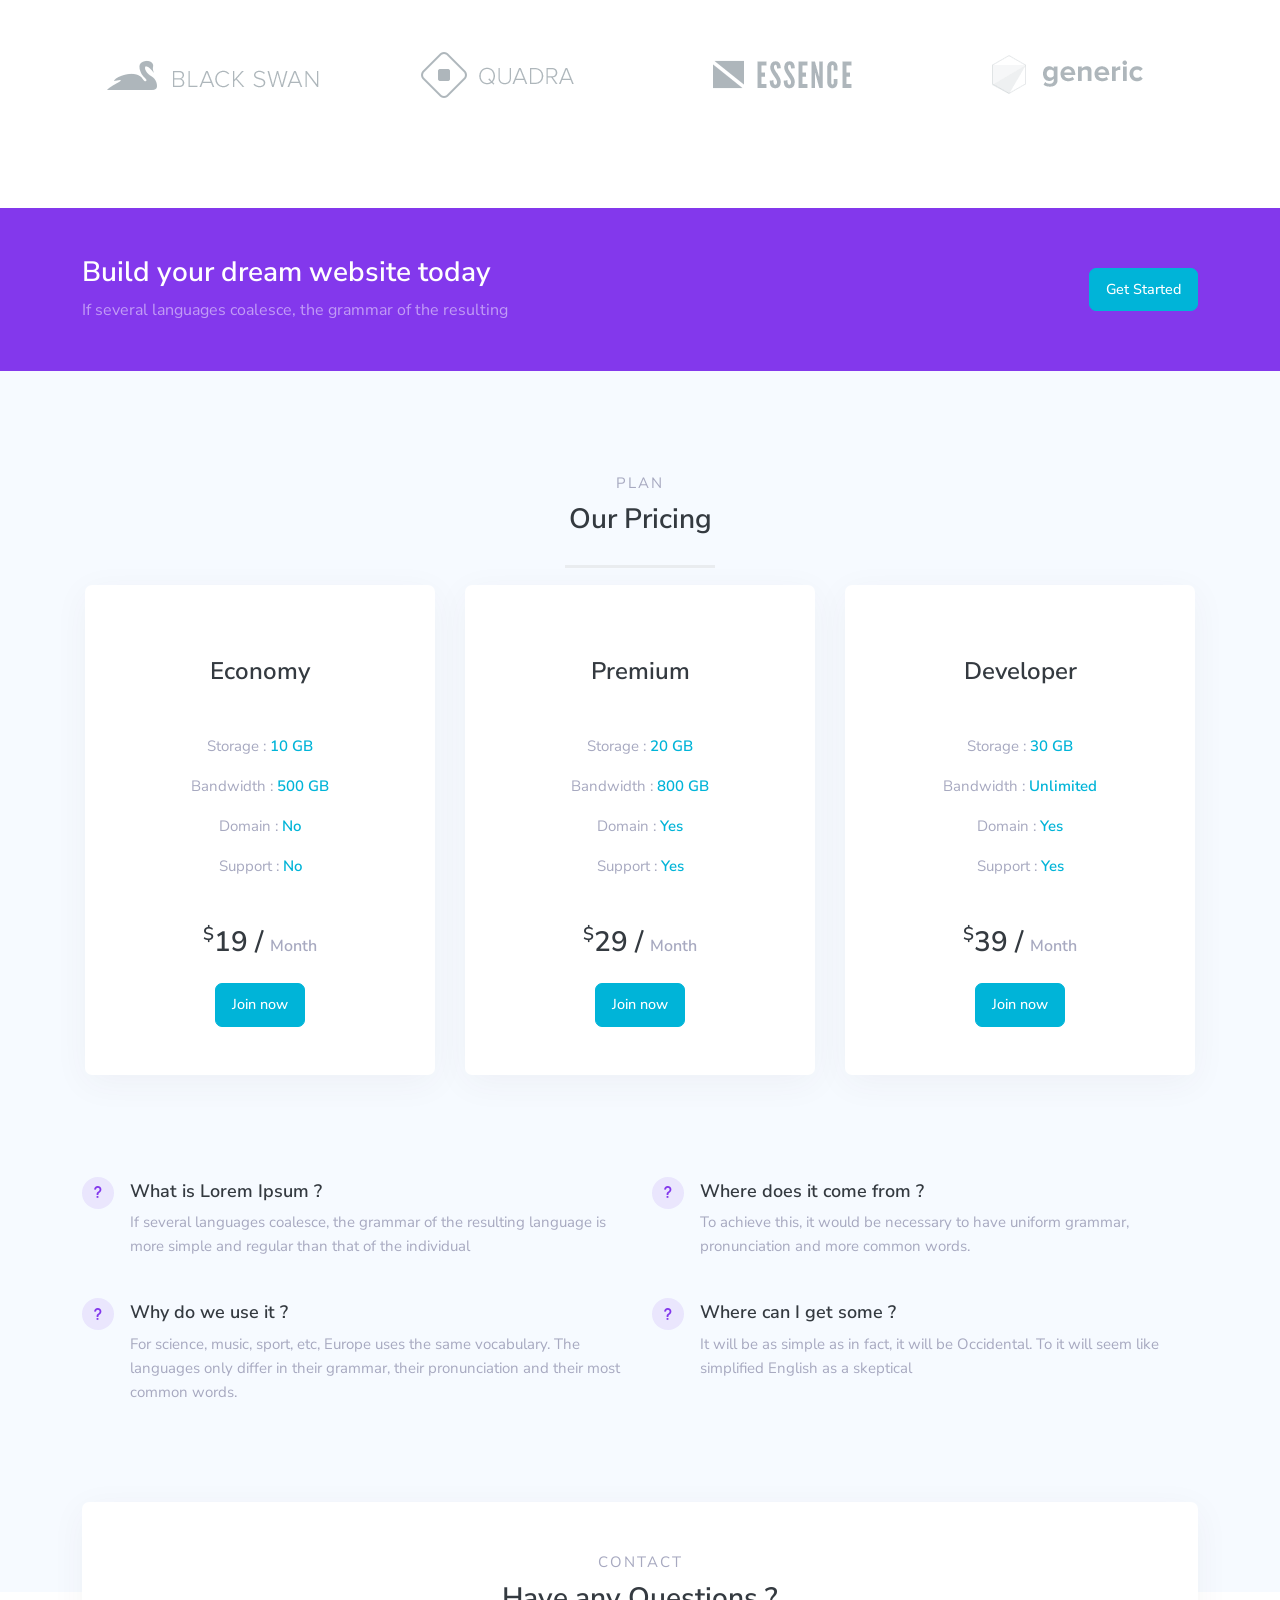
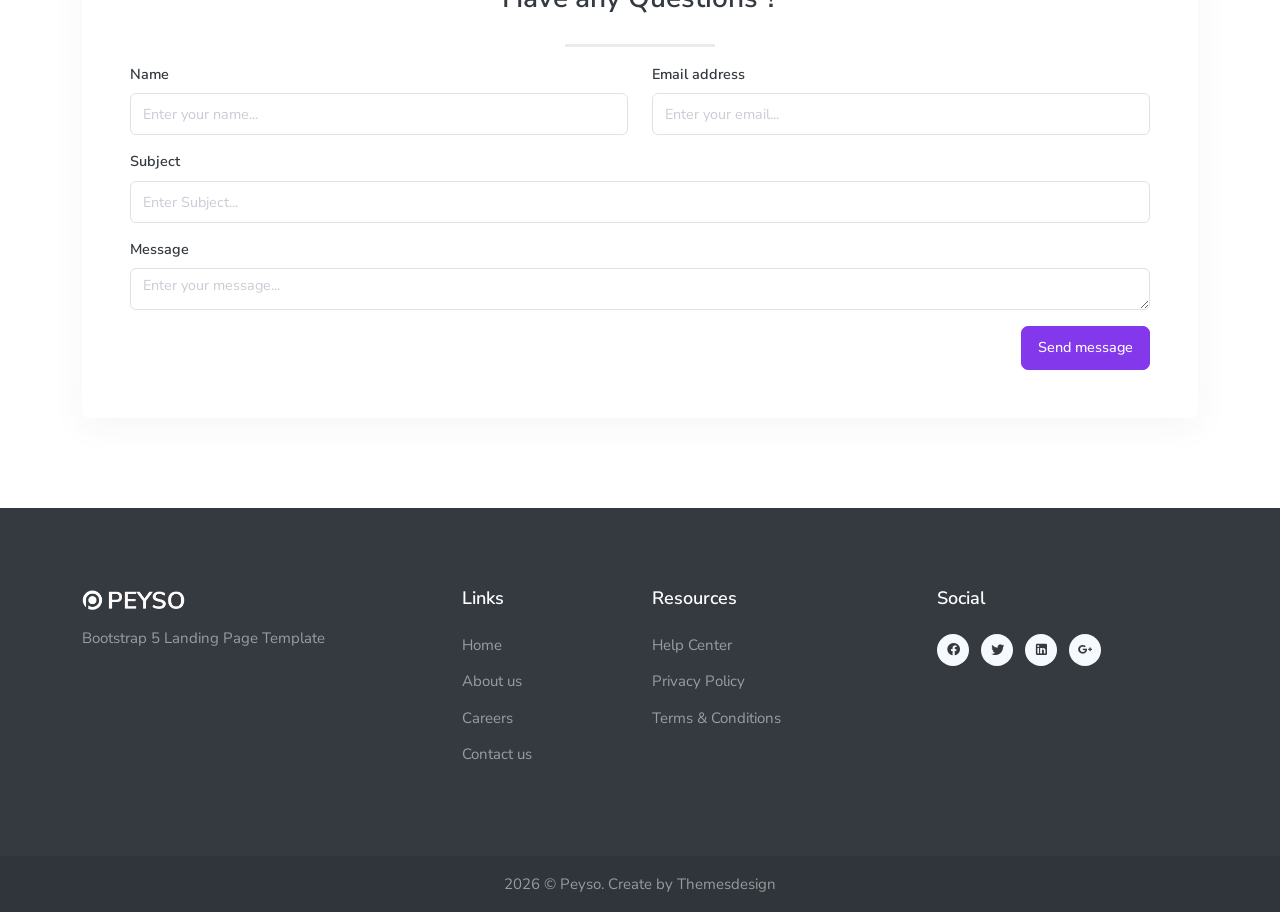
<file: Peyso_HTML_v1.2.0/HTML/index-6.html>
<!DOCTYPE html>
<html lang="en">

<head>
    <meta charset="UTF-8" />
    <meta name="viewport" content="width=device-width, initial-scale=1" />
    <title>Peyso - Bootstrap 5 Landing Page Template</title>
    <meta name="description" content="" />
    <meta name="keywords" content="" />
    <meta name="author" content="Themesdesign" />

    <!-- App favicon -->
    <link rel="shortcut icon" href="images/favicon.ico" />

    <!-- Bootstrap core CSS -->
    <link rel="stylesheet" href="css/bootstrap.min.css" type="text/css" />

    <!-- Material Icon -->
    <link rel="stylesheet" type="text/css" href="css/materialdesignicons.min.css" />

    <!-- tinyslider -->
    <link rel="stylesheet" href="css/tiny-slider.css">
   
    <!-- Custom  scss -->
    <link rel="stylesheet" type="text/css" href="css/style.min.css" />
</head>

<body data-bs-spy="scroll" data-bs-target=".navbar" data-bs-offset="58">

    <!--Navbar Start-->
    <nav class="navbar navbar-expand-lg fixed-top sticky" id="navbar">
        <div class="container">
            <a class="navbar-brand logo" href="#">
                <img src="images/logo-light.png" alt="" class="logo-light" height="20" />
                <img src="images/logo-dark.png" alt="" class="logo-dark" height="20" />
            </a>
            <button class="navbar-toggler" type="button" data-bs-toggle="collapse" data-bs-target="#navbarSupportedContent" aria-controls="navbarSupportedContent" aria-expanded="false" aria-label="Toggle navigation">
                <span class="navbar-toggler-icon"></span>
            </button>
            <div class="collapse navbar-collapse" id="navbarSupportedContent">
                <ul class="navbar-nav ms-auto mb-2 mb-lg-0" id="navbar-navlist">
                    <li class="nav-item">
                        <a href="#home" class="nav-link" id="scrollElement">Home</a>
                    </li>
                    <li class="nav-item">
                        <a href="#about" class="nav-link">About</a>
                    </li>
                    <li class="nav-item">
                        <a href="#features" class="nav-link">Features</a>
                    </li>
                    <li class="nav-item">
                        <a href="#clients" class="nav-link">Clients</a>
                    </li>
                    <li class="nav-item">
                        <a href="#pricing" class="nav-link">Plans</a>
                    </li>
                    <li class="nav-item">
                        <a href="#contact" class="nav-link">Contact</a>
                    </li>
                </ul>
                <a href="#" class="btn btn-info btn-sm navbar-btn my-lg-0 my-2">Try it Free</a>

            </div>
        </div>
    </nav>
    <!-- Navbar End -->

    <!-- Hero section Start -->
    <section class="hero-6 position-relative d-flex justify-content-center align-items-center" id="home">
        <div class="hero-6-bg" style="background-image: url(images/hero-6-bg.png);"></div>
        <div class="container">
            <div class="row justify-content-center">
                <div class="col-lg-9">
                    <div class="hero-6-content text-center mt-5">
                        <div class="hero-icon bg-soft-light rounded-circle mb-3 mx-auto">
                            <i class="mdi mdi-hexagon-multiple-outline text-white"></i>
                        </div>
                        <h3 class="text-white fw-normal mb-4">Hello, Everyone !</h3>
                        <h1 class="hero-6-title text-white fw-normal mb-3">We Provide Best Solution</h1>
                        <p class="text-muted font-18 mb-4">Do one chap gutted mate cheesed off dropped a lorem ipsum dolor sit amet clanger crikey cheeky a Queen's English bog blimey ummm I'm telling.!</p>
                        <a href="#" class="btn btn-info">Contact Us</a>
                        <a href="#" class="btn btn-outline-info ms-1">Discover More</a>
                    </div>
                </div>
            </div>
            <!-- end row -->
        </div>
        <!-- end container -->
    </section>
    <!-- Hero section End -->

    <!-- Start About -->
    <section class="section" id="about">
        <div class="container">
            <div class="row justify-content-center">
                <div class="col-lg-10">
                    <div class="text-center mb-5">
                        <h3 class="mb-3">A digital web design studio creating modern & engaging online</h3>
                        <p class="text-muted">
                            If several languages coalesce, the grammar of the resulting language is more simple and regular than that of the individual languages new common will be more regular than the existing If several is more
                            simple and regular than that of the individual languages new common will be more regular than the existing
                        </p>
                    </div>
                </div>
            </div>
            <!-- end row -->

            <div class="row">
                <div class="col-lg-4 col-md-4">
                    <div class="text-center p-4">
                        <div class="icons-xl mb-3">
                            <i class="uim uim-ruler"></i>
                        </div>

                        <h5>Web Designing</h5>
                        <p class="text-muted">If several languages coalesce, the grammar of the resulting language is more regular than that of the individual</p>
                    </div>
                </div>

                <div class="col-lg-4 col-md-4">
                    <div class="text-center p-4">
                        <div class="icons-xl mb-3">
                            <i class="uim uim-repeat"></i>
                        </div>

                        <h5>Programming</h5>
                        <p class="text-muted">To achieve this, it would be necessary to have uniform more common several languages coalesce</p>
                    </div>
                </div>

                <div class="col-lg-4 col-md-4">
                    <div class="text-center p-4">
                        <div class="icons-xl mb-3">
                            <i class="uim uim-airplay"></i>
                        </div>

                        <h5>Software Development</h5>
                        <p class="text-muted">For science, music, sport, etc, Europe uses the same vocabulary only differ in their pronunciation.</p>
                    </div>
                </div>
            </div>
            <!-- end row -->
        </div>
        <!-- end container -->
    </section>
    <!-- end About -->

    <!-- Start Features -->
    <section class="section bg-light" id="features">
        <div class="container">
            <div class="row justify-content-center">
                <div class="col-lg-8">
                    <div class="text-center title mb-5">
                        <p class="text-muted text-uppercase fw-normal mb-2">Features</p>
                        <h3 class="mb-3">Key features of the product</h3>
                        <div class="title-icon position-relative">
                            <div class="position-relative">
                                <i class="uim uim-arrow-circle-down"></i>
                            </div>
                        </div>
                    </div>
                </div>
            </div>
            <!-- end row -->

            <div class="row align-items-center">
                <div class="col-lg-5 order-2 order-lg-1">
                    <div class="mt-4 mt-lg-0">
                        <h4>Improve your Marketing business</h4>
                        <p class="text-muted mt-3">If several languages coalesce, the grammar of the resulting language is more regular.</p>

                        <div>
                            <p class="mb-2 text-muted">
                                <span class="uim-icon-info me-2 align-middle"><i class="uim uim-check-circle"></i></span>Donec vitae sapien ut
                            </p>
                            <p class="mb-2 text-muted">
                                <span class="uim-icon-info me-2 align-middle"><i class="uim uim-check-circle"></i></span>In enim justo, rhoncus imperdiet
                            </p>
                            <p class="text-muted">
                                <span class="uim-icon-info me-2 align-middle"><i class="uim uim-check-circle"></i></span>Maecenas nec odio et
                            </p>
                        </div>
                        <div class="mt-4">
                            <a href="#" class="text-primary">Learn more..</a>
                        </div>
                    </div>
                </div>

                <div class="col-lg-6 ms-lg-auto col-sm-8 order-1 order-lg-2">
                    <div>
                        <img src="images/features/img-1.jpg" alt="" class="img-fluid mx-auto d-block" />
                    </div>
                </div>
            </div>
            <!-- end row -->

            <hr class="my-5" />

            <div class="row align-items-center">
                <div class="col-lg-6 col-sm-8">
                    <div class="features-img mt-4">
                        <img src="images/features/img-2.jpg" alt="" class="img-fluid mx-auto d-block img-thumbnail" />
                    </div>
                </div>

                <div class="col-lg-5 ms-lg-auto">
                    <div class="mt-5 mt-lg-4">
                        <h4>Improve your Marketing performance</h4>
                        <p class="text-muted mb-2 mt-3">It will be as simple as in fact, it will be Occidental. To an English person, it will seem like simplified</p>
                        <p class="text-muted">Neque porro quisquam est, qui dolorem ipsum quia dolor sit amet, consectetur velit</p>
                        <div class="mt-4">
                            <a href="#" class="text-primary">Learn more..</a>
                        </div>
                    </div>
                </div>
            </div>
            <!-- end row -->
        </div>
        <!-- end container -->
    </section>
    <!-- End Features -->

    <!-- Start Clients -->
    <section class="section mt-5" id="clients">
        <div class="container">
            <div class="row pb-5 align-items-center">
                <div class="col-lg-4 col-md-4">
                    <div class="icons-lg mb-4">
                        <i class="uim uim-comment-message"></i>
                    </div>
                    <h3 class="mb-2">2,200<sup>+</sup></h3>
                    <h3 class="mb-4">Satisfied Clients</h3>
                    <p class="text-muted mb-sm-0 mb-5 pb-sm-0 pb-4">If several languages coalesce, the grammar of the resulting language is more simple and regular than that of the individual</p>
                </div>

                <div class="col-lg-8 col-md-8">
                    <div class="client-slider">
                        <div>
                            <div class="bg-light rounded p-4">
                                <p class="text-muted mb-4">" It will be as simple as Occidental; in fact, it will be Occidental. To an English person, it will seem like simplified, If several languages of the resulting language"</p>
                                <div class="pt-3">
                                    <div class="d-inline-block">
                                        <h5 class="font-16 mb-1">James Vazquez</h5>
                                        <span class="text-muted">- Peyso User</span>
                                    </div>
                                    <div class="text-muted d-inline-block float-end">
                                        <i class="mdi mdi-star text-warning"></i>
                                        <i class="mdi mdi-star text-warning"></i>
                                        <i class="mdi mdi-star text-warning"></i>
                                        <i class="mdi mdi-star text-warning"></i>
                                        <i class="mdi mdi-star text-warning"></i>
                                    </div>
                                </div>
                            </div>
                        </div>
                        <div>
                            <div class="bg-light rounded p-4">
                                <p class="text-muted mb-4">" To achieve this, it would be necessary to have uniform grammar, pronunciation and more common words. If several languages of the resulting language."</p>

                                <div class="pt-3">
                                    <div class="d-inline-block">
                                        <h5 class="font-16 mb-1">Clara Searcy</h5>
                                        <span class="text-muted">- Peyso User</span>
                                    </div>
                                    <div class="text-muted d-inline-block float-end">
                                        <i class="mdi mdi-star text-warning"></i>
                                        <i class="mdi mdi-star text-warning"></i>
                                        <i class="mdi mdi-star text-warning"></i>
                                        <i class="mdi mdi-star text-warning"></i>
                                        <i class="mdi mdi-star"></i>
                                    </div>
                                </div>
                            </div>
                        </div>
                        <div>
                            <div class="bg-light rounded p-4">
                                <p class="text-muted mb-4">
                                    " If several It will be as simple as Occidental; it will be Occidental. To an English person, it will seem like simplified, If several languages of the resulting language "
                                </p>
                                <div class="pt-3">
                                    <div class="d-inline-block">
                                        <h5 class="font-16 mb-1">Alfredo Williams</h5>
                                        <span class="text-muted">- Peyso User</span>
                                    </div>
                                    <div class="text-muted d-inline-block float-end">
                                        <i class="mdi mdi-star text-warning"></i>
                                        <i class="mdi mdi-star text-warning"></i>
                                        <i class="mdi mdi-star text-warning"></i>
                                        <i class="mdi mdi-star text-warning"></i>
                                        <i class="mdi mdi-star"></i>
                                    </div>
                                </div>
                            </div>
                        </div>
                    </div>
                </div>
            </div>
            <!-- end row -->

            <!-- start brand logo -->
            <div class="row mt-5">
                <div class="col-lg-3 col-sm-3">
                    <div class="client-images">
                        <img src="images/clients/1.png" alt="client-img" class="mx-auto img-fluid d-block" />
                    </div>
                </div>
                <div class="col-lg-3 col-sm-3">
                    <div class="client-images">
                        <img src="images/clients/3.png" alt="client-img" class="mx-auto img-fluid d-block" />
                    </div>
                </div>
                <div class="col-lg-3 col-sm-3">
                    <div class="client-images">
                        <img src="images/clients/4.png" alt="client-img" class="mx-auto img-fluid d-block" />
                    </div>
                </div>
                <div class="col-lg-3 col-sm-3">
                    <div class="client-images">
                        <img src="images/clients/6.png" alt="client-img" class="mx-auto img-fluid d-block" />
                    </div>
                </div>
            </div>
            <!-- end row -->
        </div>
        <!-- end container -->
    </section>
    <!-- End Clients -->

    <!-- Start cta section -->
    <section class="py-5 bg-primary">
        <div class="container">
            <div class="row align-items-center">
                <div class="col-md-9">
                    <div class="text-white-50">
                        <h3 class="text-white">Build your dream website today</h3>
                        <p class="mb-0 fs-6">If several languages coalesce, the grammar of the resulting</p>
                    </div>
                </div>

                <div class="col-md-3">
                    <div class="mt-4 mt-md-0 text-md-end">
                        <a href="#" class="btn btn-info">Get Started</a>
                    </div>
                </div>
            </div>
            <!-- end row -->
        </div>
        <!-- end container -->
    </section>
    <!-- End cta section -->

    <!-- Start pricing -->
    <section class="section bg-light" id="pricing">
        <div class="container">
            <div class="row justify-content-center">
                <div class="col-lg-8">
                    <div class="text-center title mb-5">
                        <p class="text-muted text-uppercase fw-normal mb-2">Plan</p>
                        <h3 class="mb-3">Our Pricing</h3>
                        <div class="title-icon position-relative">
                            <div class="position-relative">
                                <i class="uim uim-arrow-circle-down"></i>
                            </div>
                        </div>
                    </div>
                </div>
            </div>
            <!-- end row -->

            <div class="row pb-4">
                <div class="col-lg-4 col-md-6">
                    <div class="card plan-box text-center p-2">
                        <div class="card-body">
                            <div class="icons-xl pt-4">
                                <i class="uim uim-box"></i>
                            </div>
                            <h4 class="mt-4">Economy</h4>

                            <div class="plan-features text-muted mt-5">
                                <p>Storage : <span class="text-info fw-semibold">10 GB</span></p>
                                <p>Bandwidth : <span class="text-info fw-semibold">500 GB</span></p>
                                <p>Domain : <span class="text-info fw-semibold">No</span></p>
                                <p>Support : <span class="text-info fw-semibold">No</span></p>
                            </div>

                            <div class="mt-5">
                                <h3>
                                    <sup><small>$</small></sup>19 / <span class="font-16 text-muted">Month</span>
                                </h3>
                                <div class="mt-4 mb-4">
                                    <a href="#" class="btn btn-info btn-block">Join now</a>
                                </div>
                            </div>
                        </div>
                    </div>
                </div>
                <div class="col-lg-4 col-md-6">
                    <div class="card plan-box text-center p-2">
                        <div class="card-body">
                            <div>
                                <div class="icons-xl pt-4">
                                    <i class="uim uim-rocket"></i>
                                </div>
                                <h4 class="mt-4">Premium</h4>

                                <div class="plan-features text-muted mt-5">
                                    <p>Storage : <span class="text-info fw-semibold">20 GB</span></p>
                                    <p>Bandwidth : <span class="text-info fw-semibold">800 GB</span></p>
                                    <p>Domain : <span class="text-info fw-semibold">Yes</span></p>
                                    <p>Support : <span class="text-info fw-semibold">Yes</span></p>
                                </div>

                                <div class="mt-5">
                                    <h3>
                                        <sup><small>$</small></sup>29 / <span class="font-16 text-muted">Month</span>
                                    </h3>
                                    <div class="mt-4 mb-4">
                                        <a href="#" class="btn btn-info btn-block">Join now</a>
                                    </div>
                                </div>
                            </div>
                        </div>
                    </div>
                </div>
                <div class="col-lg-4 col-md-6">
                    <div class="card plan-box text-center p-2">
                        <div class="card-body">
                            <div>
                                <div class="icons-xl pt-4">
                                    <i class="uim uim-user-md"></i>
                                </div>
                                <h4 class="mt-4">Developer</h4>

                                <div class="plan-features text-muted mt-5">
                                    <p>Storage : <span class="text-info fw-semibold">30 GB</span></p>
                                    <p>Bandwidth : <span class="text-info fw-semibold">Unlimited</span></p>
                                    <p>Domain : <span class="text-info fw-semibold">Yes</span></p>
                                    <p>Support : <span class="text-info fw-semibold">Yes</span></p>
                                </div>

                                <div class="mt-5">
                                    <h3>
                                        <sup><small>$</small></sup>39 / <span class="font-16 text-muted">Month</span>
                                    </h3>
                                    <div class="mt-4 mb-4">
                                        <a href="#" class="btn btn-info btn-block">Join now</a>
                                    </div>
                                </div>
                            </div>
                        </div>
                    </div>
                </div>
            </div>
            <!-- end plans row -->

            <!-- start faq -->
            <div class="row mb-5 pb-4">
                <div class="col-lg-6 col-md-6">
                    <div class="mt-5 d-flex">
                        <div class="me-3">
                            <div class="avatar-title rounded-circle bg-soft-primary avatar-md text-primary">
                                <i class="mdi mdi-help"></i>
                            </div>
                        </div>

                        <div>
                            <h5 class="font-18 mt-1">What is Lorem Ipsum ?</h5>
                            <p class="text-muted">If several languages coalesce, the grammar of the resulting language is more simple and regular than that of the individual</p>
                        </div>
                    </div>

                    <div class="mt-4 d-flex">
                        <div class="me-3">
                            <div class="avatar-title rounded-circle bg-soft-primary avatar-md text-primary">
                                <i class="mdi mdi-help"></i>
                            </div>
                        </div>

                        <div>
                            <h5 class="font-18 mt-1">Why do we use it ?</h5>
                            <p class="text-muted">For science, music, sport, etc, Europe uses the same vocabulary. The languages only differ in their grammar, their pronunciation and their most common words.</p>
                        </div>
                    </div>
                </div>

                <div class="col-lg-6 col-md-6">
                    <div class="mt-sm-5 mt-4 d-flex">
                        <div class="me-3">
                            <div class="avatar-title rounded-circle bg-soft-primary avatar-md text-primary">
                                <i class="mdi mdi-help"></i>
                            </div>
                        </div>

                        <div>
                            <h5 class="font-18 mt-1">Where does it come from ?</h5>
                            <p class="text-muted">To achieve this, it would be necessary to have uniform grammar, pronunciation and more common words.</p>
                        </div>
                    </div>

                    <div class="mt-4 d-flex">
                        <div class="me-3">
                            <div class="avatar-title rounded-circle bg-soft-primary avatar-md text-primary">
                                <i class="mdi mdi-help"></i>
                            </div>
                        </div>

                        <div>
                            <h5 class="font-18 mt-1">Where can I get some ?</h5>
                            <p class="text-muted">It will be as simple as in fact, it will be Occidental. To it will seem like simplified English as a skeptical</p>
                        </div>
                    </div>
                </div>
            </div>
            <!-- end faq row -->
        </div>
        <!-- end container -->
    </section>
    <!-- end pricing -->

    <!-- Start contact -->
    <section id="contact">
        <div class="container">
            <div class="row">
                <div class="col-lg-12">
                    <div class="card contact-section-card mb-0">
                        <div class="card-body p-md-5">
                            <div class="text-center title mb-5">
                                <p class="text-muted text-uppercase fw-normal mb-2">Contact</p>
                                <h3 class="mb-3">Have any Questions ?</h3>
                                <div class="title-icon position-relative">
                                    <div class="position-relative">
                                        <i class="uim uim-arrow-circle-down"></i>
                                    </div>
                                </div>
                            </div>
                                              
                            <!-- start form -->
                            <form method="post" name="myForm" onsubmit="return validateForm()" href="javascript: void(0);">
                                <p id="error-msg"></p>
                                <div class="row">
                                    <div class="col-lg-6">
                                        <div class="mb-3">
                                            <label class="form-label" for="name">Name</label>
                                            <input name="name" id="name" type="text" class="form-control" placeholder="Enter your name..." />
                                        </div>
                                    </div>
                                    <div class="col-lg-6">
                                        <div class="mb-3">
                                            <label class="form-label" for="email">Email address</label>
                                            <input name="email" id="email" type="email" class="form-control" placeholder="Enter your email..." />
                                        </div>
                                    </div>
                                </div>
                                <!-- end row -->

                                <div class="mb-3">
                                    <label class="form-label" for="subject">Subject</label>
                                    <input name="subject" id="subject" type="text" class="form-control" placeholder="Enter Subject..." />
                                </div>

                                <div class="mb-3">
                                    <label class="form-label" for="comments">Message</label>
                                    <textarea name="comments" id="comments" rows="3" class="form-control" placeholder="Enter your message..."></textarea>
                                </div>

                                <div class="text-end">
                                    <input type="submit" id="submit" name="send" class="submitBnt btn btn-primary" value="Send message" />
                        
                                </div>
                            </form>
                        </div>
                    </div>
                </div>
            </div>
            <!-- end row -->
        </div>
        <!-- end container -->
    </section>
    <!-- end contact -->

    <!-- start footer -->
    <footer class="footer bg-dark text-white-50">
        <div class="container">
            <div class="row">
                <div class="col-lg-4">                        
                    <a href="#" class="d-block mb-3">
                        <img src="images/logo-light.png" alt="" height="20" />
                    </a>
                    <p>Bootstrap 5 Landing Page Template</p>                        
                </div>

                <div class="col-lg-2 col-sm-6">
                    <div class="mt-4 mt-lg-0">
                        <h5 class="mb-4 font-18 text-white">Links</h5>
                        <ul class="list-unstyled footer-list-menu">
                            <li><a href="#">Home</a></li>
                            <li><a href="#">About us</a></li>
                            <li><a href="#">Careers</a></li>
                            <li><a href="#">Contact us</a></li>
                        </ul>
                    </div>
                </div>

                <div class="col-lg-3 col-sm-6">
                    <div class="mt-4 mt-lg-0">
                        <h5 class="mb-4 font-18 text-white">Resources</h5>
                        <ul class="list-unstyled footer-list-menu">
                            <li><a href="#">Help Center</a></li>
                            <li><a href="#">Privacy Policy</a></li>
                            <li><a href="#">Terms & Conditions</a></li>
                        </ul>
                    </div>
                </div>
                <div class="col-lg-3 col-sm-6">
                    <div class="mt-4 mt-lg-0">
                        <h5 class="mb-4 font-18 text-white">Social</h5>
                        <ul class="list-inline social-icons-list">
                            <li class="list-inline-item">
                                <a href="#"><i class="mdi mdi-facebook"></i></a>
                            </li>
                            <li class="list-inline-item">
                                <a href="#"><i class="mdi mdi-twitter"></i></a>
                            </li>
                            <li class="list-inline-item">
                                <a href="#"><i class="mdi mdi-linkedin"></i></a>
                            </li>
                            <li class="list-inline-item">
                                <a href="#"><i class="mdi mdi-google-plus"></i></a>
                            </li>
                        </ul>
                    </div>
                </div>
            </div>
            <!-- end row -->
        </div>
        <!-- end container -->
    </footer>
    <!-- end footer -->

    <!-- Start footer-alt -->
    <section class="footer-alt py-3">
        <div class="container">
            <div class="row">
                <div class="col-lg-12">
                    <div class="text-center text-white-50">
                        <p class="mb-0"><script>document.write(new Date().getFullYear())</script> © Peyso. Create by Themesdesign</p>
                    </div>
                </div>
            </div>
            <!-- end row -->
        </div>
        <!-- end container -->
    </section>
    <!-- end footer-alt -->

    <!-- Javascript -->
    <script src="js/bootstrap.bundle.min.js"></script>
   
    <!-- unicons -->
    <script src="https://unicons.iconscout.com/release/v2.1.11/script/monochrome/bundle.js"></script>  

    <!-- particles -->
    <script src="js/particles.js"></script>
    <script src="js/particles.app.js"></script>

    <!-- testi-slider -->
    <script src="js/tiny-slider.js"></script>

    <!-- app js -->
    <script src="js/app.js"></script>
</body>

</html>
</file>
<file: Peyso_HTML_v1.2.0/Documentation/css/prettify.css>
/* Pretty printing styles. Used with prettify.js.
 *
 * This version is slight modified based on the original version.
 *
 * Name:	Stanley Ng
 * Email: 	stanleyhlng@googlegroups.com
 * 
 * Reference:
 * http://code.google.com/p/google-code-prettify/source/browse/trunk/src/prettify.css
 */
.pln {
  color: #48484C; }

.str {
  color: #DD1144; }

.kwd {
  color: #1E347B; }

.com {
  color: #93A1A1; }

.typ {
  color: teal; }

.lit {
  color: #195F91; }

.pun {
  color: #93A1A1; }

.opn {
  color: #93A1A1; }

.clo {
  color: #93A1A1; }

.tag {
  color: #008; }

.atn {
  color: teal; }

.atv {
  color: #DD1144; }

.dec {
  color: teal; }

.var {
  color: teal; }

.fun {
  color: #DC322F; }

/* Put a border around prettyprinted code snippets. */
pre.prettyprint {
  background-color: #F7F7F9;
  padding: 10px;
  border: 1px solid #E1E1E8; }

pre.prettyprint.linenums {
  box-shadow: 40px 0 0 #FBFBFC inset, 41px 0 0 #ECECF0 inset; }

/* Specify class=linenums on a pre to get line numbering */
ol.linenums {
  color: #1E347B;
  margin: 0 0 0 40px; }

ol.linenums li {
  color: #BEBEC5;
  line-height: 18px;
  padding-left: 12px;
  text-shadow: 0 1px 0 #FFFFFF; }

li.L0,
li.L1,
li.L2,
li.L3,
li.L5,
li.L6,
li.L7,
li.L8 {
  list-style-type: normal; }

/* Alternate shading for lines */
li.L1,
li.L3,
li.L5,
li.L7,
li.L9 {
  background: #eee; }
</file>
<file: Peyso_HTML_v1.2.0/Documentation/css/styles.css>
/*!
 *
 * Documentation
 *
 */


body {
  font-family: 'Open Sans', sans-serif;
  font-weight: 400;
  color: #666;
  background-color: #edf0f0;
  font-size: 14px;
  line-height: 22px;
  overflow-x:hidden;
}
a {
  color: inherit;
}
a:hover,
a:focus {
  color: #253138;
  outline: none;
  text-decoration: none;
}

.p-t-20 {
	padding-top: 2em;
}

.p-t-50 {
  padding-top: 5em;
}
.list-none {
  list-style: none;
}

.navbar-default {
	border: none;
  margin-bottom: 0px;
  background-color: #46c2ca;
  box-shadow: 0 2px 5px 0 rgba(0, 0, 0, 0.16);
  border-radius: 0px;
	padding-top: 20px;
  padding-bottom: 20px;
}

.logo {
	font-weight: 700;
	font-size: 20px;
  color: #fff !important;
}

.bg-dark {
  background-color: #0c1021;
}

.copy {
  padding: 20px 0px 0px 0px;
}

/* Toggle Styles */


/* this css is taken from Start Bootstrap - Simple Sidebar HTML Template (http://startbootstrap.com) */
#wrapper {
	margin-top: 50px;
    padding-left: 0;
    -webkit-transition: all 0.5s ease;
    -moz-transition: all 0.5s ease;
    -o-transition: all 0.5s ease;
    transition: all 0.5s ease;
}

#wrapper.toggled {
    padding-left: 250px;
}

#sidebar-wrapper {
    background: #ffffff;
    box-shadow: 0 1px 3px rgba(0, 0, 0, 0.15);
    z-index: 1000;
    position: fixed;
    left: 250px;
    width: 0;
    height: 100%;
    margin-left: -250px;
    overflow-y: auto;
    -webkit-transition: all 0.5s ease;
    -moz-transition: all 0.5s ease;
    -o-transition: all 0.5s ease;
    transition: all 0.5s ease;
}

#wrapper.toggled #sidebar-wrapper {
    width: 250px;
}

#page-content-wrapper {
    width: 100%;
    position: absolute;
    padding: 15px;
}

#wrapper.toggled #page-content-wrapper {
    position: absolute;
    margin-right: -250px;
}

/* Sidebar Styles */

.sidebar-nav {
    position: absolute;
    top: 0;
    width: 250px;
    margin: 0;
    padding: 0;
    list-style: none;
    top: 2em;
}

.sidebar-nav li {
    text-indent: 20px;
    line-height: 40px;
}

.sidebar-nav li a {
    display: block;
    text-decoration: none;
    color: #444;
    font-weight: 600;
}

.sidebar-nav li a:hover {
    text-decoration: none;
    color: #111;
    background: rgba(0,0,0,0.05);
}

.sidebar-nav li a:active,
.sidebar-nav li a:focus {
    text-decoration: none;
}

.sidebar-nav > .sidebar-brand {
    height: 65px;
    font-size: 18px;
    line-height: 60px;
}

.sidebar-nav > .sidebar-brand a {
    color: #999999;
}

.sidebar-nav > .sidebar-brand a:hover {
    color: #fff;
    background: none;
}

@media(min-width:768px) {
    #wrapper {
        padding-left: 250px;
    }

    #wrapper.toggled {
        padding-left: 0;
    }

    #sidebar-wrapper {
        width: 250px;
    }

    #wrapper.toggled #sidebar-wrapper {
        width: 0;
    }

    #page-content-wrapper {
        padding: 20px;
        position: relative;
    }

    #wrapper.toggled #page-content-wrapper {
        position: relative;
        margin-right: 0;
    }
}

/* right bar */
.right-bar {
  background-color: #fff;
  padding: 10px 30px;
  margin-top: 20px;
  font-size: 15px;
}

.page-header {
  padding-bottom: 9px;
  margin: 40px 0 20px;
  border-bottom: 1px solid #eee;
  font-weight: 700;
}

.com-container {
	padding-bottom: 5em;
}

#plugin-list li,#plugin-list li a {
  font-size: 15px;
}
</file>
<file: Peyso_HTML_v1.2.0/HTML/css/tiny-slider.css>
.tns-outer{padding:0 !important}.tns-outer [hidden]{display:none !important}.tns-outer [aria-controls],.tns-outer [data-action]{cursor:pointer}.tns-slider{-webkit-transition:all 0s;-moz-transition:all 0s;transition:all 0s}.tns-slider>.tns-item{-webkit-box-sizing:border-box;-moz-box-sizing:border-box;box-sizing:border-box}.tns-horizontal.tns-subpixel{white-space:nowrap}.tns-horizontal.tns-subpixel>.tns-item{display:inline-block;vertical-align:top;white-space:normal}.tns-horizontal.tns-no-subpixel:after{content:'';display:table;clear:both}.tns-horizontal.tns-no-subpixel>.tns-item{float:left}.tns-horizontal.tns-carousel.tns-no-subpixel>.tns-item{margin-right:-100%}.tns-no-calc{position:relative;left:0}.tns-gallery{position:relative;left:0;min-height:1px}.tns-gallery>.tns-item{position:absolute;left:-100%;-webkit-transition:transform 0s, opacity 0s;-moz-transition:transform 0s, opacity 0s;transition:transform 0s, opacity 0s}.tns-gallery>.tns-slide-active{position:relative;left:auto !important}.tns-gallery>.tns-moving{-webkit-transition:all 0.25s;-moz-transition:all 0.25s;transition:all 0.25s}.tns-autowidth{display:inline-block}.tns-lazy-img{-webkit-transition:opacity 0.6s;-moz-transition:opacity 0.6s;transition:opacity 0.6s;opacity:0.6}.tns-lazy-img.tns-complete{opacity:1}.tns-ah{-webkit-transition:height 0s;-moz-transition:height 0s;transition:height 0s}.tns-ovh{overflow:hidden}.tns-visually-hidden{position:absolute;left:-10000em}.tns-transparent{opacity:0;visibility:hidden}.tns-fadeIn{opacity:1;filter:alpha(opacity=100);z-index:0}.tns-normal,.tns-fadeOut{opacity:0;filter:alpha(opacity=0);z-index:-1}.tns-vpfix{white-space:nowrap}.tns-vpfix>div,.tns-vpfix>li{display:inline-block}.tns-t-subp2{margin:0 auto;width:310px;position:relative;height:10px;overflow:hidden}.tns-t-ct{width:2333.3333333%;width:-webkit-calc(100% * 70 / 3);width:-moz-calc(100% * 70 / 3);width:calc(100% * 70 / 3);position:absolute;right:0}.tns-t-ct:after{content:'';display:table;clear:both}.tns-t-ct>div{width:1.4285714%;width:-webkit-calc(100% / 70);width:-moz-calc(100% / 70);width:calc(100% / 70);height:10px;float:left}

/*# sourceMappingURL=sourcemaps/tiny-slider.css.map */
</file>
<file: Peyso_HTML_v1.2.0/HTML/css/style.min.css>
@import"https://fonts.googleapis.com/css2?family=Nunito+Sans:wght@400;600;700&display=swap";body{font-size:.9rem;color:#343a40;font-family:"Nunito Sans",sans-serif}html{scroll-padding-top:58px}h1,h2,h3,h4,h5,h6{color:#343a40;font-family:"Nunito Sans",sans-serif;font-weight:600}a{text-decoration:none !important;outline:none;color:#8338ec}p{line-height:1.6;font-size:15px}hr{opacity:.1 !important}.row>*{position:relative}@media(min-width: 1200px){.container{max-width:1140px}}.bg-primary{background-color:#8338EC !important}.bg-soft-primary{background-color:rgba(131,56,236,.1) !important}.text-primary{color:#8338EC !important}.uim-icon-primary .uim-svg{fill:#8338ec !important}.bg-success{background-color:#09BC8A !important}.bg-soft-success{background-color:rgba(9,188,138,.1) !important}.text-success{color:#09BC8A !important}.uim-icon-success .uim-svg{fill:#09bc8a !important}.bg-info{background-color:#00B4D8 !important}.bg-soft-info{background-color:rgba(0,180,216,.1) !important}.text-info{color:#00B4D8 !important}.uim-icon-info .uim-svg{fill:#00b4d8 !important}.bg-warning{background-color:#ffd455 !important}.bg-soft-warning{background-color:rgba(255,212,85,.1) !important}.text-warning{color:#ffd455 !important}.uim-icon-warning .uim-svg{fill:#ffd455 !important}.bg-danger{background-color:#D1495B !important}.bg-soft-danger{background-color:rgba(209,73,91,.1) !important}.text-danger{color:#D1495B !important}.uim-icon-danger .uim-svg{fill:#d1495b !important}.bg-dark{background-color:#343a40 !important}.bg-soft-dark{background-color:rgba(52,58,64,.1) !important}.text-dark{color:#343a40 !important}.uim-icon-dark .uim-svg{fill:#343a40 !important}.bg-muted{background-color:#a7a9c0 !important}.bg-soft-muted{background-color:rgba(167,169,192,.1) !important}.text-muted{color:#a7a9c0 !important}.uim-icon-muted .uim-svg{fill:#a7a9c0 !important}.bg-white{background-color:#ffffff !important}.bg-soft-white{background-color:rgba(255,255,255,.1) !important}.text-white{color:#ffffff !important}.uim-icon-white .uim-svg{fill:#fff !important}.bg-light{background-color:#f6faff !important}.bg-soft-light{background-color:rgba(246,250,255,.1) !important}.text-light{color:#f6faff !important}.uim-icon-light .uim-svg{fill:#f6faff !important}.bg-black{background-color:#000000 !important}.bg-soft-black{background-color:rgba(0,0,0,.1) !important}.text-black{color:#000000 !important}.uim-icon-black .uim-svg{fill:#000 !important}.form-check:focus{outline:none}.form-check .form-check-input{box-shadow:none}.form-check .form-check-input:checked{background-color:#8338ec;border-color:#8338ec}.form-check .form-check-input:checked:focus{box-shadow:none !important}.card{border:none;box-shadow:0px 8px 35px 0px rgba(69,61,80,.05);border-radius:7px;margin-bottom:30px}.section{position:relative;padding:100px 0px 100px}.title p{letter-spacing:2px}.title .title-icon{position:relative}.title .title-icon::before{content:"";position:absolute;width:150px;height:3px;background:#e9ecef;left:0;right:0;margin:0px auto;top:12px}.text-body{color:#343a40 !important}.font-12{font-size:12px}.font-14{font-size:14px}.font-16{font-size:16px}.font-18{font-size:18px}.font-20{font-size:20px}.font-22{font-size:22px}.font-24{font-size:24px}.fw-semibold{font-weight:600 !important}.avatar-sm{height:16px;width:16px}.avatar-md{height:32px;width:32px}.avatar-lg{height:40px;width:40px}.uim-svg{fill:#8338ec !important}.uim-svg svg{width:24px;height:24px;vertical-align:inherit}.icons-sm svg{height:18px;width:18px}.icons-md svg{height:32px;width:32px}.icons-lg svg{height:40px;width:40px}.icons-xl svg{height:48px;width:48px}.box-shadow{box-shadow:0px 8px 35px 0px rgba(69,61,80,.05)}.avatar-title{align-items:center;background-color:#8338ec;color:#fff;display:flex;font-weight:500;justify-content:center}.bg-overlay{position:absolute;height:100%;width:100%;right:0;bottom:0;left:0;top:0;opacity:.7;background-color:#343a40}.form-control::-moz-placeholder{color:#cbcbd5}.form-control::placeholder{color:#cbcbd5}label{color:#343a40;font-weight:600}@media(max-width: 768px){.section{padding:80px 0px}}.btn{font-size:.9rem;padding:10px 16px;font-weight:500;transition:all .4s;border-radius:7px}.btn:hover,.btn:focus{outline:none !important;box-shadow:none !important;text-decoration:none}.btn-sm{padding:.4rem .8rem;font-size:13px}.btn-light{color:#343a40 !important}.btn-primary{color:#fff;background:#8338EC;border-color:#8338EC}.btn-primary:hover,.btn-primary:focus,.btn-primary:active,.btn-primary.active{background:#7725ea;border-color:#7725ea;color:#fff}.btn-outline-primary{color:#8338EC;border-color:#8338EC}.btn-outline-primary:hover,.btn-outline-primary:focus,.btn-outline-primary:active,.btn-outline-primary.active{background:#7725ea !important;border-color:#7725ea !important;color:#fff}.btn-success{color:#fff;background:#09BC8A;border-color:#09BC8A}.btn-success:hover,.btn-success:focus,.btn-success:active,.btn-success.active{background:#08a97c;border-color:#08a97c;color:#fff}.btn-outline-success{color:#09BC8A;border-color:#09BC8A}.btn-outline-success:hover,.btn-outline-success:focus,.btn-outline-success:active,.btn-outline-success.active{background:#08a97c !important;border-color:#08a97c !important;color:#fff}.btn-info{color:#fff;background:#00B4D8;border-color:#00B4D8}.btn-info:hover,.btn-info:focus,.btn-info:active,.btn-info.active{background:#00a3c4;border-color:#00a3c4;color:#fff}.btn-outline-info{color:#00B4D8;border-color:#00B4D8}.btn-outline-info:hover,.btn-outline-info:focus,.btn-outline-info:active,.btn-outline-info.active{background:#00a3c4 !important;border-color:#00a3c4 !important;color:#fff}.btn-warning{color:#fff;background:#ffd455;border-color:#ffd455}.btn-warning:hover,.btn-warning:focus,.btn-warning:active,.btn-warning.active{background:#ffcf41;border-color:#ffcf41;color:#fff}.btn-outline-warning{color:#ffd455;border-color:#ffd455}.btn-outline-warning:hover,.btn-outline-warning:focus,.btn-outline-warning:active,.btn-outline-warning.active{background:#ffcf41 !important;border-color:#ffcf41 !important;color:#fff}.btn-danger{color:#fff;background:#D1495B;border-color:#D1495B}.btn-danger:hover,.btn-danger:focus,.btn-danger:active,.btn-danger.active{background:#cd394c;border-color:#cd394c;color:#fff}.btn-outline-danger{color:#D1495B;border-color:#D1495B}.btn-outline-danger:hover,.btn-outline-danger:focus,.btn-outline-danger:active,.btn-outline-danger.active{background:#cd394c !important;border-color:#cd394c !important;color:#fff}.btn-dark{color:#fff;background:#343a40;border-color:#343a40}.btn-dark:hover,.btn-dark:focus,.btn-dark:active,.btn-dark.active{background:#2b3035;border-color:#2b3035;color:#fff}.btn-outline-dark{color:#343a40;border-color:#343a40}.btn-outline-dark:hover,.btn-outline-dark:focus,.btn-outline-dark:active,.btn-outline-dark.active{background:#2b3035 !important;border-color:#2b3035 !important;color:#fff}.btn-muted{color:#fff;background:#a7a9c0;border-color:#a7a9c0}.btn-muted:hover,.btn-muted:focus,.btn-muted:active,.btn-muted.active{background:#9b9db7;border-color:#9b9db7;color:#fff}.btn-outline-muted{color:#a7a9c0;border-color:#a7a9c0}.btn-outline-muted:hover,.btn-outline-muted:focus,.btn-outline-muted:active,.btn-outline-muted.active{background:#9b9db7 !important;border-color:#9b9db7 !important;color:#fff}.btn-white{color:#fff;background:#ffffff;border-color:#ffffff}.btn-white:hover,.btn-white:focus,.btn-white:active,.btn-white.active{background:#f5f5f5;border-color:#f5f5f5;color:#fff}.btn-outline-white{color:#ffffff;border-color:#ffffff}.btn-outline-white:hover,.btn-outline-white:focus,.btn-outline-white:active,.btn-outline-white.active{background:#f5f5f5 !important;border-color:#f5f5f5 !important;color:#fff}.btn-light{color:#fff;background:#f6faff;border-color:#f6faff}.btn-light:hover,.btn-light:focus,.btn-light:active,.btn-light.active{background:#e2efff;border-color:#e2efff;color:#fff}.btn-outline-light{color:#f6faff;border-color:#f6faff}.btn-outline-light:hover,.btn-outline-light:focus,.btn-outline-light:active,.btn-outline-light.active{background:#e2efff !important;border-color:#e2efff !important;color:#fff}.btn-black{color:#fff;background:#000000;border-color:#000000}.btn-black:hover,.btn-black:focus,.btn-black:active,.btn-black.active{background:#000;border-color:#000;color:#fff}.btn-outline-black{color:#000000;border-color:#000000}.btn-outline-black:hover,.btn-outline-black:focus,.btn-outline-black:active,.btn-outline-black.active{background:#000 !important;border-color:#000 !important;color:#fff}.navbar{padding:20px 0px;width:100%;z-index:999;margin-bottom:0px;transition:all .3s ease-in-out}.navbar .logo .logo-dark{display:none}.navbar .navbar-nav .nav-item .nav-link{line-height:26px;color:rgba(255,255,255,.6);transition:all .3s;background-color:rgba(0,0,0,0) !important;padding:6px 10px;margin:0 7px;font-weight:600}.navbar .navbar-nav .nav-item .nav-link:hover,.navbar .navbar-nav .nav-item .nav-link:active,.navbar .navbar-nav .nav-item .nav-link:focus,.navbar .navbar-nav .nav-item .nav-link.active{color:#fff}.navbar .navbar-btn{margin-left:10px;border-color:rgba(0,0,0,0);box-shadow:none}.navbar-toggler{font-size:24px;margin-top:5px;margin-bottom:0px;color:#fff;border:none;padding:0 !important}.navbar-toggler:focus{outline:0 !important;box-shadow:none}.nav-sticky.navbar{margin-top:0px;padding:10px 0px;background-color:#fff;box-shadow:0px 8px 35px 0px rgba(69,61,80,.05)}.nav-sticky.navbar .logo .logo-dark{display:block}.nav-sticky.navbar .logo .logo-light{display:none}.nav-sticky.navbar .navbar-nav .nav-item .nav-link{color:rgba(52,58,64,.8)}.nav-sticky.navbar .navbar-nav .nav-item .nav-link:hover,.nav-sticky.navbar .navbar-nav .nav-item .nav-link:active,.nav-sticky.navbar .navbar-nav .nav-item .nav-link:focus,.nav-sticky.navbar .navbar-nav .nav-item .nav-link.active{color:#8338ec}.navbar-light{background-color:#fff;box-shadow:0px 8px 35px 0px rgba(69,61,80,.05)}.navbar-light .logo .logo-dark{display:inline-block}.navbar-light .logo .logo-light{display:none}.navbar-light .navbar-nav .nav-item .nav-link{color:rgba(52,58,64,.8)}.navbar-light .navbar-nav .nav-item .nav-link:hover,.navbar-light .navbar-nav .nav-item .nav-link:active,.navbar-light .navbar-nav .nav-item .nav-link:focus,.navbar-light .navbar-nav .nav-item .nav-link.active{color:#8338ec}@media(max-width: 991px){.navbar{margin-top:0px;padding:10px 0px !important;background-color:#fff !important;box-shadow:0 10px 33px -14px rgba(0,0,0,.1)}.navbar .logo .logo-dark{display:block}.navbar .logo .logo-light{display:none}.navbar .navbar-nav .nav-item .nav-link{transition:all .3s;margin:0px;padding:6px 0px;color:rgba(52,58,64,.9)}.navbar .navbar-nav .nav-item .nav-link:hover,.navbar .navbar-nav .nav-item .nav-link:active,.navbar .navbar-nav .nav-item .nav-link.active{color:#8338ec}.navbar .navbar-btn{margin-left:0px}.navbar-toggler{font-size:24px;margin-top:0px;margin-bottom:0px;padding:0px !important;color:rgba(52,58,64,.9)}}.hero-1{padding-top:230px;position:relative}.hero-1 .bg-overlay{opacity:.1}.hero-1 .hero-1-bg{background:url("../images/bg-home-overlay.png");animation:slide_img 40s linear infinite;animation-delay:1s;position:absolute;left:0;width:200%;height:100%;background-repeat:repeat;background-size:50% 130%}@media(max-width: 1199.98px){.hero-1 .hero-1-bg{background-size:70% 100%}}@media(max-width: 575.98px){.hero-1 .hero-1-bg{background-size:100% 100%}}@keyframes slide_img{0%{transform:translateX(0) translateZ(0)}50%{transform:translateX(-25%) translateZ(0)}100%{transform:translateX(-50%) translateZ(0)}}.home-small-title{font-size:16px;text-transform:uppercase;letter-spacing:3px}.hero-2{padding:240px 0px 200px}.hero-2 .hero-2-content{position:relative !important;z-index:1 !important}.hero-2 .hero-2-content .hero-2-title{font-size:42px}.hero-2 .hero-2-overlay{background-image:url("../images/hero-2-overlay.png");background-position:center;background-repeat:no-repeat;background-size:cover;position:absolute;top:0;right:0;bottom:0;left:0;z-index:1}.hero-2 .hero-2-bottom{background-position:center;background-repeat:no-repeat;background-size:cover;padding:0 !important;opacity:.6;position:absolute;right:0;bottom:0}.hero-2 .hero-2-title{font-size:50px}.hero-3{height:100vh;background-position:center;background-repeat:no-repeat;background-size:cover}.hero-3 .hero-3-content{position:relative;background-color:rgba(255,255,255,.1);border-radius:0px 30px 0px}.hero-3 .hero-3-content .hero-3-title{font-size:46px}.hero-3 .hero-3-content .con-border-top:before{content:"";position:absolute;top:0;left:-30px;width:140px;height:1px;background-color:#fff}.hero-3 .hero-3-content .con-border-top:after{content:"";position:absolute;top:-20px;left:0;width:1px;height:120px;background-color:#fff}.hero-3 .hero-3-content .con-border-bottom:before{content:"";position:absolute;bottom:0;right:-30px;width:140px;height:1px;background-color:#fff}.hero-3 .hero-3-content .con-border-bottom:after{content:"";position:absolute;bottom:-20px;right:0;width:1px;height:120px;background-color:#fff}.hero-4{height:100vh;background-position:center;background-repeat:no-repeat;background-size:cover}.hero-4 .hero-4-overlay{background:linear-gradient(90deg, #ffffff 5%, #ffffff 50%, rgba(0, 0, 0, 0.4) 50%);position:absolute;top:0;right:0;bottom:0;left:0}.hero-4 .hero-4-content .hero-4-title{font-size:48px}.hero-4 .hero-4-content .title-line:after{content:"";position:absolute;top:0px;left:0px;width:40px;height:2px;background-color:#8338ec}.hero-5{padding-top:190px;margin-bottom:180px}.hero-5 .hero-5-title-bg{font-size:200px;color:rgba(237,242,251,.85);position:absolute;top:160px;left:50%;transform:translateX(-50%)}.hero-5 .hero-5-content{margin-top:130px}.hero-5 .hero-5-content .hero-5-title{font-size:50px}.hero-5 img{margin-bottom:-140px}.hero-6{height:100vh;background-color:#02000c}.hero-6 .hero-6-bg{background-position:center;background-repeat:no-repeat;background-size:cover;position:absolute;top:0px;left:0px;height:100%;width:100%;z-index:1 !important}.hero-6 .hero-6-content{z-index:1 !important;position:relative}.hero-6 .hero-6-content .hero-6-title{font-size:52px}.hero-6 .hero-6-content .hero-icon{font-size:28px;width:54px;height:54px;align-items:center;display:flex;justify-content:center}@media(max-width: 1024px){.hero-3{height:auto;padding:170px 0px 140px}.hero-4{height:auto;padding:180px 0px 150px}.hero-6{height:auto;padding:120px 0px 140px}}@media(max-width: 768px){.hero-1 .hero-1-title{font-size:32px}.hero-2{padding:110px 0px 90px}.hero-2 .hero-2-title{font-size:30px !important}.hero-5{padding-top:130px;margin-bottom:140px}.hero-5 .hero-5-content{margin-top:0px !important}.hero-5 .hero-5-content .hero-5-title{font-size:40px}}@media(max-width: 576px){.hero-1{padding-top:120px}.hero-2{padding:120px 0px 140px}.hero-2 .hero-2-title{font-size:36px !important}.hero-4{height:auto;padding:130px 0px 20px}.hero-4 .hero-4-overlay{background:linear-gradient(90deg, #ffffff 5%, #ffffff 100%, rgba(0, 0, 0, 0.4) 50%)}.hero-4 .hero-4-content .hero-4-title{font-size:42px}.hero-5{margin-bottom:130px}.hero-5 .hero-5-content .hero-5-title{font-size:30px}.hero-6 .hero-6-content .hero-6-title{font-size:36px}}.about-desc-list li{padding:4px 0}.features-img img{transform:perspective(550px) rotateX(2deg) rotateY(10deg)}.tns-outer{position:relative}.tns-outer .tns-controls{position:absolute;top:-50px;right:0}.tns-outer .tns-controls button{margin:0 0 0px 5px;border-radius:50%;border:none;background-color:rgba(131,56,236,.2) !important;color:#8338ec;transition:all .3s;font-size:18px}.tns-outer .tns-controls button:focus,.tns-outer .tns-controls button:hover,.tns-outer .tns-controls button:active{outline:none;background-color:#8338ec !important;color:#fff}.tns-outer .tns-controls button.active button{background-color:#7d2feb !important}.tns-outer .tns-controls:focus{outline:none !important}.tns-outer .tns-nav{text-align:center;margin-top:16px}.tns-outer .tns-nav button{width:10px !important;height:10px !important;border:none;background-color:rgba(131,56,236,.2) !important;padding:0px;margin:0px 6px;border-radius:50%}.tns-outer .tns-nav button:focus,.tns-outer .tns-nav button:hover,.tns-outer .tns-nav button:active,.tns-outer .tns-nav button.active{outline:none;background-color:#8338ec !important}.tns-outer .tns-nav button.tns-nav-active{background-color:#8338ec !important}.client-images img{max-height:94px;width:auto !important;margin:10px auto;opacity:.7;transition:all .5s}.client-images img:hover{opacity:1}.plan-box{max-width:350px;margin:0px auto 30px}.contact-section-card{position:relative;top:-90px}.form-control{font-size:.9rem;border-color:#dee2e6;height:42px}.form-control:focus{box-shadow:none;border-color:#cbcbd5}.error{margin:8px 0px;display:none;color:#d1495b}#ajaxsuccess{font-size:16px;width:100%;display:none;clear:both;margin:8px 0px}.error_message{padding:10px;margin-bottom:20px;text-align:center;color:#d1495b;background-color:rgba(209,73,91,.1);border-color:rgba(209,73,91,.1);border-radius:5px;font-size:14px}.contact-loader{display:none}#success_page{text-align:center;margin-bottom:50px}#success_page h3{color:#09bc8a;font-size:22px}.footer{padding:80px 0px 60px}.footer .footer-list-menu li a{display:inline-block;font-size:15px;color:rgba(255,255,255,.5);margin-bottom:14px;transition:all .4s}.footer .footer-list-menu li a:hover{color:rgba(255,255,255,.9)}.footer .social-icons-list li{margin-bottom:.5rem}.footer .social-icons-list li a{display:inline-block;width:32px;height:32px;line-height:32px;text-align:center;font-size:15px;color:#343a40;transition:all .4s;background-color:#f6faff;border-radius:50%}.footer .social-icons-list li a:hover{background-color:#8338ec;color:#fff}.footer-alt{background-color:#2f353a}.authentication-page{height:100vh;background-position:center;background-size:cover;background-repeat:no-repeat;position:relative}@media(max-width: 575.98px){.authentication-page{height:auto}}/*# sourceMappingURL=style.min.css.map */
</file>
<file: Peyso_HTML_v1.2.0/HTML/css/style.css>
/*
Template Name: Peyso - Bootstrap 5 Landing Page Template
Author: Themesdesign
File: Main scss file
*/
/*******************************
1.General
2.Helper
3.Navbar
4.Hero section
5.About
6.Features
7.Testimonial
8.Pricing
9.Contact
10.Footer
11.Responsive
12.Authentication
********************************/

/* Fonts */
@import url("https://fonts.googleapis.com/css2?family=Nunito+Sans:wght@400;600;700&display=swap");

@import url('https://fonts.googleapis.com/css2?family=Poppins:ital,wght@0,100;0,200;0,300;0,400;0,500;0,600;0,700;0,800;0,900;1,100;1,200;1,300;1,400;1,500;1,600;1,700;1,800;1,900&display=swap');
@import url('https://fonts.googleapis.com/css2?family=Noto+Naskh+Arabic:wght@400..700&family=Poppins:ital,wght@0,100;0,200;0,300;0,400;0,500;0,600;0,700;0,800;0,900;1,100;1,200;1,300;1,400;1,500;1,600;1,700;1,800;1,900&display=swap');
body {
  font-size: 0.9rem;
  color: #343a40;
  font-family: "Nunito Sans", sans-serif;
}

html {
  scroll-padding-top: 58px;
}

h1,
h2,
h3,
h4,
h5,
h6 {
  color: #343a40;
  font-family: "Nunito Sans", sans-serif;
  font-weight: 600;
}

a {
  text-decoration: none !important;
  outline: none;
  color: #8338EC;
}

p {
  line-height: 1.6;
  font-size: 15px;
}

hr {
  opacity: 0.1 !important;
}

.row > * {
  position: relative;
}

@media (min-width: 1200px) {
  .container {
    max-width: 1140px;
  }
}
.bg-primary {
/* --bs-bg-opacity: 1; */
    background-color: rgb(53 59 68) !important;}

.bg-soft-primary {
  background-color: rgba(131, 56, 236, 0.1) !important;
}

.text-primary {
  color: #8338EC !important;
}

.uim-icon-primary .uim-svg {
  fill: #8338EC !important;
}

.bg-success {
  background-color: #09BC8A !important;
}

.bg-soft-success {
  background-color: rgba(9, 188, 138, 0.1) !important;
}

.text-success {
  color: #09BC8A !important;
}

.uim-icon-success .uim-svg {
  fill: #09BC8A !important;
}

.bg-info {
  background-color: #00B4D8 !important;
}

.bg-soft-info {
  background-color: rgba(0, 180, 216, 0.1) !important;
}

.text-info {
  color: #00B4D8 !important;
}

.uim-icon-info .uim-svg {
  fill: #00B4D8 !important;
}

.bg-warning {
  background-color: #ffd455 !important;
}

.bg-soft-warning {
  background-color: rgba(255, 212, 85, 0.1) !important;
}

.text-warning {
  color: #ffd455 !important;
}

.uim-icon-warning .uim-svg {
  fill: #ffd455 !important;
}

.bg-danger {
  background-color: #D1495B !important;
}

.bg-soft-danger {
  background-color: rgba(209, 73, 91, 0.1) !important;
}

.text-danger {
  color: #D1495B !important;
}

.uim-icon-danger .uim-svg {
  fill: #D1495B !important;
}

.bg-dark {
  background-color: #343a40 !important;
}

.bg-soft-dark {
  background-color: rgba(52, 58, 64, 0.1) !important;
}

.text-dark {
  color: #343a40 !important;
}

.uim-icon-dark .uim-svg {
  fill: #343a40 !important;
}

.bg-muted {
  background-color: #a7a9c0 !important;
}

.bg-soft-muted {
  background-color: rgba(167, 169, 192, 0.1) !important;
}

.text-muted {
  color: #a7a9c0 !important;
}

.uim-icon-muted .uim-svg {
  fill: #a7a9c0 !important;
}

.bg-white {
  background-color: #ffffff !important;
}

.bg-soft-white {
  background-color: rgba(255, 255, 255, 0.1) !important;
}

.text-white {
  color: #ffffff !important;
}

.uim-icon-white .uim-svg {
  fill: #ffffff !important;
}

.bg-light {
  background-color: #f6faff !important;
}

.bg-soft-light {
  background-color: rgba(246, 250, 255, 0.1) !important;
}

.text-light {
  color: #f6faff !important;
}

.uim-icon-light .uim-svg {
  fill: #f6faff !important;
}

.bg-black {
  background-color: #000000 !important;
}

.bg-soft-black {
  background-color: rgba(0, 0, 0, 0.1) !important;
}

.text-black {
  color: #000000 !important;
}

.uim-icon-black .uim-svg {
  fill: #000000 !important;
}

.form-check:focus {
  outline: none;
}
.form-check .form-check-input {
  box-shadow: none;
}
.form-check .form-check-input:checked {
  background-color: #8338EC;
  border-color: #8338EC;
}
.form-check .form-check-input:checked:focus {
  box-shadow: none !important;
}

.card {
  border: none;
  box-shadow: 0px 8px 35px 0px rgba(69, 61, 80, 0.05);
  border-radius: 7px;
  margin-bottom: 30px;
}

.section {
  position: relative;
  padding: 100px 0px 100px;
}

.title p {
  letter-spacing: 2px;
}
.title .title-icon {
  position: relative;
}
.title .title-icon::before {
  content: "";
  position: absolute;
  width: 150px;
  height: 3px;
  background: #e9ecef;
  left: 0;
  right: 0;
  margin: 0px auto;
  top: 12px;
}

.text-body {
  color: #343a40 !important;
}

.font-12 {
  font-size: 12px;
}

.font-14 {
  font-size: 14px;
}

.font-16 {
  font-size: 16px;
}

.font-18 {
  font-size: 18px;
}

.font-20 {
  font-size: 20px;
}

.font-22 {
  font-size: 22px;
}

.font-24 {
  font-size: 24px;
}

.fw-semibold {
  font-weight: 600 !important;
}

.avatar-sm {
  height: 16px;
  width: 16px;
}

.avatar-md {
  height: 32px;
  width: 32px;
}

.avatar-lg {
  height: 40px;
  width: 40px;
}

.uim-svg {
  fill: #8338EC !important;
}
.uim-svg svg {
  width: 24px;
  height: 24px;
  vertical-align: inherit;
}

.icons-sm svg {
  height: 18px;
  width: 18px;
}

.icons-md svg {
  height: 32px;
  width: 32px;
}

.icons-lg svg {
  height: 40px;
  width: 40px;
}

.icons-xl svg {
  height: 48px;
  width: 48px;
}

.box-shadow {
  box-shadow: 0px 8px 35px 0px rgba(69, 61, 80, 0.05);
}

.avatar-title {
  align-items: center;
  background-color: #8338EC;
  color: #ffffff;
  display: flex;
  font-weight: 500;
  justify-content: center;
}

.bg-overlay {
  position: absolute;
  height: 100%;
  width: 100%;
  right: 0;
  bottom: 0;
  left: 0;
  top: 0;
  opacity: 0.7;
  background-color: #343a40;
}

.form-control::-moz-placeholder {
  color: #cbcbd5;
}

.form-control::placeholder {
  color: #cbcbd5;
}

label {
  color: #343a40;
  font-weight: 600;
}

@media (max-width: 768px) {
  .section {
    padding: 80px 0px;
  }
}
.btn {
  font-size: 0.9rem;
  padding: 10px 16px;
  font-weight: 500;
  transition: all 0.4s;
  border-radius: 7px;
}
.btn:hover, .btn:focus {
  outline: none !important;
  box-shadow: none !important;
  text-decoration: none;
}

.btn-sm {
  padding: 0.4rem 0.8rem;
  font-size: 13px;
}

.btn-light {
  color: #343a40 !important;
}

.btn-primary {
  color: #ffffff;
  background: #8338EC;
  border-color: #8338EC;
}
.btn-primary:hover, .btn-primary:focus, .btn-primary:active, .btn-primary.active {
  background: #7725ea;
  border-color: #7725ea;
  color: #ffffff;
}

.btn-outline-primary {
  color: #8338EC;
  border-color: #8338EC;
}
.btn-outline-primary:hover, .btn-outline-primary:focus, .btn-outline-primary:active, .btn-outline-primary.active {
  background: #7725ea !important;
  border-color: #7725ea !important;
  color: #ffffff;
}

.btn-success {
  color: #ffffff;
  background: #09BC8A;
  border-color: #09BC8A;
}
.btn-success:hover, .btn-success:focus, .btn-success:active, .btn-success.active {
  background: #08a97c;
  border-color: #08a97c;
  color: #ffffff;
}

.btn-outline-success {
  color: #09BC8A;
  border-color: #09BC8A;
}
.btn-outline-success:hover, .btn-outline-success:focus, .btn-outline-success:active, .btn-outline-success.active {
  background: #08a97c !important;
  border-color: #08a97c !important;
  color: #ffffff;
}

.btn-info {
  font-family: "Noto Naskh Arabic", serif;
  color: #ffffff;
  background: #00B4D8;
  border-color: #00B4D8;
  font-size: 1rem;
}
.btn-info:hover, .btn-info:focus, .btn-info:active, .btn-info.active {
  background: #00a3c4;
  border-color: #00a3c4;
  color: #ffffff;
}

.btn-outline-info {
  color: #00B4D8;
  border-color: #00B4D8;
}
.btn-outline-info:hover, .btn-outline-info:focus, .btn-outline-info:active, .btn-outline-info.active {
  background: #00a3c4 !important;
  border-color: #00a3c4 !important;
  color: #ffffff;
}

.btn-warning {
  color: #ffffff;
  background: #ffd455;
  border-color: #ffd455;
}
.btn-warning:hover, .btn-warning:focus, .btn-warning:active, .btn-warning.active {
  background: #ffcf41;
  border-color: #ffcf41;
  color: #ffffff;
}

.btn-outline-warning {
  color: #ffd455;
  border-color: #ffd455;
}
.btn-outline-warning:hover, .btn-outline-warning:focus, .btn-outline-warning:active, .btn-outline-warning.active {
  background: #ffcf41 !important;
  border-color: #ffcf41 !important;
  color: #ffffff;
}

.btn-danger {
  color: #ffffff;
  background: #D1495B;
  border-color: #D1495B;
}
.btn-danger:hover, .btn-danger:focus, .btn-danger:active, .btn-danger.active {
  background: #cd394c;
  border-color: #cd394c;
  color: #ffffff;
}

.btn-outline-danger {
  color: #D1495B;
  border-color: #D1495B;
}
.btn-outline-danger:hover, .btn-outline-danger:focus, .btn-outline-danger:active, .btn-outline-danger.active {
  background: #cd394c !important;
  border-color: #cd394c !important;
  color: #ffffff;
}

.btn-dark {
  color: #ffffff;
  background: #343a40;
  border-color: #343a40;
}
.btn-dark:hover, .btn-dark:focus, .btn-dark:active, .btn-dark.active {
  background: #2b3035;
  border-color: #2b3035;
  color: #ffffff;
}

.btn-outline-dark {
  color: #343a40;
  border-color: #343a40;
}
.btn-outline-dark:hover, .btn-outline-dark:focus, .btn-outline-dark:active, .btn-outline-dark.active {
  background: #2b3035 !important;
  border-color: #2b3035 !important;
  color: #ffffff;
}

.btn-muted {
  color: #ffffff;
  background: #a7a9c0;
  border-color: #a7a9c0;
}
.btn-muted:hover, .btn-muted:focus, .btn-muted:active, .btn-muted.active {
  background: #9b9db7;
  border-color: #9b9db7;
  color: #ffffff;
}

.btn-outline-muted {
  color: #a7a9c0;
  border-color: #a7a9c0;
}
.btn-outline-muted:hover, .btn-outline-muted:focus, .btn-outline-muted:active, .btn-outline-muted.active {
  background: #9b9db7 !important;
  border-color: #9b9db7 !important;
  color: #ffffff;
}

.btn-white {
  color: #ffffff;
  background: #ffffff;
  border-color: #ffffff;
}
.btn-white:hover, .btn-white:focus, .btn-white:active, .btn-white.active {
  background: whitesmoke;
  border-color: whitesmoke;
  color: #ffffff;
}

.btn-outline-white {
  color: #ffffff;
  border-color: #ffffff;
}
.btn-outline-white:hover, .btn-outline-white:focus, .btn-outline-white:active, .btn-outline-white.active {
  background: whitesmoke !important;
  border-color: whitesmoke !important;
  color: #ffffff;
}

.btn-light {
  font-family: "Noto Naskh Arabic", serif;
  background: #f6faff;
  border-color: #f6faff;
  color: var(--bs-teal) !important;
  font-size: 1rem;
}
.btn-light:hover, .btn-light:focus, .btn-light:active, .btn-light.active {
  background: #e2efff;
  border-color: #e2efff;
  color: #ffffff;
}

.btn-outline-light {
  color: #f6faff;
  border-color: #f6faff;
}
.btn-outline-light:hover, .btn-outline-light:focus, .btn-outline-light:active, .btn-outline-light.active {
  background: #e2efff !important;
  border-color: #e2efff !important;
  color: #ffffff;
}

.btn-black {
  color: #ffffff;
  background: #000000;
  border-color: #000000;
}
.btn-black:hover, .btn-black:focus, .btn-black:active, .btn-black.active {
  background: black;
  border-color: black;
  color: #ffffff;
}

.btn-outline-black {
  color: #000000;
  border-color: #000000;
}
.btn-outline-black:hover, .btn-outline-black:focus, .btn-outline-black:active, .btn-outline-black.active {
  background: black !important;
  border-color: black !important;
  color: #ffffff;
}

.navbar {
  padding: 20px 0px;
  width: 100%;
  z-index: 999;
  margin-bottom: 0px;
  transition: all 0.3s ease-in-out;
}
.navbar .logo .logo-dark {
  display: none;
}

/* box logo light */
.box-logo-light{
  display: flex;
  justify-content: center;
  align-items: flex-end;
  width: 100%;
  height: 100%;
}

.box-logo-light .logo-light {
      width: 6.2rem;
    height: 3.5rem;
}
.company-name{
  font-family: "Poppins", sans-serif;
    width: 100%;
    font-weight: 600;
    color: var(--bs-teal);
}
.sec-half{
  color: var(--bs-gray-400);
}
/* end box logo light */

/* navbar start */
.navbar .navbar-nav .nav-item .nav-link {
  line-height: 26px;
  color: rgba(255, 255, 255, 0.6);
  transition: all 0.3s;
  background-color: transparent !important;
  padding: 6px 10px;
  margin: 0 7px;
  font-weight: 600;
}
.navbar .navbar-nav .nav-item .nav-link:hover, .navbar .navbar-nav .nav-item .nav-link:active, .navbar .navbar-nav .nav-item .nav-link:focus, .navbar .navbar-nav .nav-item .nav-link.active {
  color: var(--bs-teal);
  font-size: 1.2rem;
}
.navbar .navbar-btn {
  margin-left: 10px;
  border-color: transparent;
  box-shadow: none;
}

.navbar-toggler {
  font-size: 24px;
  margin-top: 5px;
  margin-bottom: 0px;
  color: #ffffff;
  border: none;
  padding: 0 !important;
}
.navbar-toggler:focus {
  outline: 0 !important;
  box-shadow: none;
}

/*--- navbar sticky ---*/
.nav-sticky.navbar {
  margin-top: 0px;
  padding: 10px 0px;
  background-color: #ffffff;
  box-shadow: 0px 8px 35px 0px rgba(69, 61, 80, 0.05);
}
.nav-sticky.navbar .logo .logo-dark {
  display: block;
}
.nav-sticky.navbar .logo .logo-light {
  display: none;
}
.nav-sticky.navbar .navbar-nav .nav-item .nav-link {
  color: rgba(52, 58, 64, 0.8);
}
.nav-sticky.navbar .navbar-nav .nav-item .nav-link:hover, .nav-sticky.navbar .navbar-nav .nav-item .nav-link:active, .nav-sticky.navbar .navbar-nav .nav-item .nav-link:focus, .nav-sticky.navbar .navbar-nav .nav-item .nav-link.active {
  color: var(--bs-blue);}

.navbar-light {
  background-color: #ffffff;
  box-shadow: 0px 8px 35px 0px rgba(69, 61, 80, 0.05);
}
.navbar-light .logo .logo-dark {
  display: inline-block;
}
.navbar-light .logo .logo-light {
  display: none;
}
.navbar-light .navbar-nav .nav-item .nav-link {
  color: rgba(52, 58, 64, 0.8);
}
.navbar-light .navbar-nav .nav-item .nav-link:hover, .navbar-light .navbar-nav .nav-item .nav-link:active, .navbar-light .navbar-nav .nav-item .nav-link:focus, .navbar-light .navbar-nav .nav-item .nav-link.active {
  color: #8338EC;
}


@media (max-width: 991px) {
  .navbar {
    margin-top: 0px;
    padding: 10px 0px !important;
    background-color: #ffffff !important;
    box-shadow: 0 10px 33px -14px rgba(0, 0, 0, 0.1);
  }
  .navbar .logo .logo-dark {
    display: block;
  }
  .navbar .logo .logo-light {
    display: none;
  }
  .navbar .navbar-nav .nav-item .nav-link {
    transition: all 0.3s;
    margin: 0px;
    padding: 6px 0px;
    color: rgba(52, 58, 64, 0.9);
  }
  .navbar .navbar-nav .nav-item .nav-link:hover, .navbar .navbar-nav .nav-item .nav-link:active, .navbar .navbar-nav .nav-item .nav-link.active {
    color: #8338EC;
  }
  .navbar .navbar-btn {
    margin-left: 0px;
  }
  .navbar-toggler {
    font-size: 24px;
    margin-top: 0px;
    margin-bottom: 0px;
    padding: 0px !important;
    color: rgba(52, 58, 64, 0.9);
  }
}
/* nav end */

/* hero sec start */
.hero-1 {
  padding-top: 230px;
  position: relative;
  padding-bottom: 130px;
}
.hero-1 .bg-overlay {
  opacity: 0.1;
}
.hero-1 .hero-1-bg {
  background: url("../images/money-falling-business-concept-dollars-600nw-1595680294.webp");
  animation: slide_img 40s linear infinite;
  animation-delay: 1s;
  position: absolute;
  left: 0;
  width: 200%;
  height: 100%;
  background-repeat: repeat;
  background-size: 50% 130%;
}
@media (max-width: 1199.98px) {
  .hero-1 .hero-1-bg {
    background-size: 70% 100%;
  }
}
@media (max-width: 575.98px) {
  .hero-1 .hero-1-bg {
    background-size: 100% 100%;
  }
}

@keyframes slide_img {
  0% {
    transform: translateX(0) translateZ(0);
  }
  50% {
    transform: translateX(-25%) translateZ(0);
  }
  100% {
    transform: translateX(-50%) translateZ(0);
  }
}
.hero-1-title.display-4.text-white.mb-4 {
  font-family: "Noto Naskh Arabic", serif;  
  text-transform: uppercase;
  
}
.sec-half-description{
  color: #20c997;


}

.hero-2 {
  padding: 240px 0px 200px;
}
.hero-2 .hero-2-content {
  position: relative !important;
  z-index: 1 !important;
}
.hero-2 .hero-2-content .hero-2-title {
  font-size: 42px;
}
.hero-2 .hero-2-overlay {
  background-image: url("../images/hero-2-overlay.png");
  background-position: center;
  background-repeat: no-repeat;
  background-size: cover;
  position: absolute;
  top: 0;
  right: 0;
  bottom: 0;
  left: 0;
  z-index: 1;
}
.hero-2 .hero-2-bottom {
  background-position: center;
  background-repeat: no-repeat;
  background-size: cover;
  padding: 0 !important;
  opacity: 0.6;
  position: absolute;
  right: 0;
  bottom: 0;
}
.hero-2 .hero-2-title {
  font-size: 50px;
}

.hero-3 {
  height: 100vh;
  background-position: center;
  background-repeat: no-repeat;
  background-size: cover;
}
.hero-3 .hero-3-content {
  position: relative;
  background-color: rgba(255, 255, 255, 0.1);
  border-radius: 0px 30px 0px;
}
.hero-3 .hero-3-content .hero-3-title {
  font-size: 46px;
}
.hero-3 .hero-3-content .con-border-top:before {
  content: "";
  position: absolute;
  top: 0;
  left: -30px;
  width: 140px;
  height: 1px;
  background-color: #ffffff;
}
.hero-3 .hero-3-content .con-border-top:after {
  content: "";
  position: absolute;
  top: -20px;
  left: 0;
  width: 1px;
  height: 120px;
  background-color: #ffffff;
}
.hero-3 .hero-3-content .con-border-bottom:before {
  content: "";
  position: absolute;
  bottom: 0;
  right: -30px;
  width: 140px;
  height: 1px;
  background-color: #ffffff;
}
.hero-3 .hero-3-content .con-border-bottom:after {
  content: "";
  position: absolute;
  bottom: -20px;
  right: 0;
  width: 1px;
  height: 120px;
  background-color: #ffffff;
}

.hero-4 {
  height: 100vh;
  background-position: center;
  background-repeat: no-repeat;
  background-size: cover;
}
.hero-4 .hero-4-overlay {
  background: linear-gradient(90deg, #ffffff 5%, #ffffff 50%, rgba(0, 0, 0, 0.4) 50%);
  position: absolute;
  top: 0;
  right: 0;
  bottom: 0;
  left: 0;
}
.hero-4 .hero-4-content .hero-4-title {
  font-size: 48px;
}
.hero-4 .hero-4-content .title-line:after {
  content: "";
  position: absolute;
  top: 0px;
  left: 0px;
  width: 40px;
  height: 2px;
  background-color: #8338EC;
}

.hero-5 {
  padding-top: 190px;
  margin-bottom: 180px;
}
.hero-5 .hero-5-title-bg {
  font-size: 200px;
  color: rgba(237, 242, 251, 0.85);
  position: absolute;
  top: 160px;
  left: 50%;
  transform: translateX(-50%);
}
.hero-5 .hero-5-content {
  margin-top: 130px;
}
.hero-5 .hero-5-content .hero-5-title {
  font-size: 50px;
}
.hero-5 img {
  margin-bottom: -140px;
}

.hero-6 {
  height: 100vh;
  background-color: #02000c;
}
.hero-6 .hero-6-bg {
  background-position: center;
  background-repeat: no-repeat;
  background-size: cover;
  position: absolute;
  top: 0px;
  left: 0px;
  height: 100%;
  width: 100%;
  z-index: 1 !important;
}
.hero-6 .hero-6-content {
  z-index: 1 !important;
  position: relative;
}
.hero-6 .hero-6-content .hero-6-title {
  font-size: 52px;
}
.hero-6 .hero-6-content .hero-icon {
  font-size: 28px;
  width: 54px;
  height: 54px;
  align-items: center;
  display: flex;
  justify-content: center;
}

@media (max-width: 1024px) {
  .hero-3 {
    height: auto;
    padding: 170px 0px 140px;
  }
  .hero-4 {
    height: auto;
    padding: 180px 0px 150px;
  }
  .hero-6 {
    height: auto;
    padding: 120px 0px 140px;
  }
}
@media (max-width: 768px) {
  .hero-1 .hero-1-title {
    font-size: 32px;
  }
  .hero-2 {
    padding: 110px 0px 90px;
  }
  .hero-2 .hero-2-title {
    font-size: 30px !important;
  }
  .hero-5 {
    padding-top: 130px;
    margin-bottom: 140px;
  }
  .hero-5 .hero-5-content {
    margin-top: 0px !important;
  }
  .hero-5 .hero-5-content .hero-5-title {
    font-size: 40px;
  }
}
@media (max-width: 576px) {
  .hero-1 {
    padding-top: 120px;
  }
  .hero-2 {
    padding: 120px 0px 140px;
  }
  .hero-2 .hero-2-title {
    font-size: 36px !important;
  }
  .hero-4 {
    height: auto;
    padding: 130px 0px 20px;
  }
  .hero-4 .hero-4-overlay {
    background: linear-gradient(90deg, #ffffff 5%, #ffffff 100%, rgba(0, 0, 0, 0.4) 50%);
  }
  .hero-4 .hero-4-content .hero-4-title {
    font-size: 42px;
  }
  .hero-5 {
    margin-bottom: 130px;
  }
  .hero-5 .hero-5-content .hero-5-title {
    font-size: 30px;
  }
  .hero-6 .hero-6-content .hero-6-title {
    font-size: 36px;
  }
}

/* hero sec end */


/* tasks sec star */
#features{
  display: flex;
  justify-content: center;
}
.container2{
  position: relative;
  top: -250px;
  display: grid;
  grid-template-columns: 1fr 1fr 1fr;
  width: 900px;
  gap: 20px;
}

.container2 .box{
  position: relative;
  top: 55vh;
  width: 250px;
  height: 300px;
  transition: 0.5s;
  background: #00a3c4;
  border-radius: 0.7rem;
}

.container2 .box:nth-child(3n+1){
  transform: translate(-400px,0) scale(0);
}
.container2 .box:nth-child(3n+2){
  transform: translate(0,400px) scale(0);
}
.container2 .box:nth-child(3n+3){
  transform: translate(400px,0) scale(0);
}
.container2 .box.active{
  transform: translate(0,0) scale(1);
}
.about-desc-list li {
  padding: 4px 0;
}

.features-img img {
  transform: perspective(550px) rotateX(2deg) rotateY(10deg);
}

.tns-outer {
  position: relative;
}
.tns-outer .tns-controls {
  position: absolute;
  top: -50px;
  right: 0;
}
.tns-outer .tns-controls button {
  margin: 0 0 0px 5px;
  border-radius: 50%;
  border: none;
  background-color: rgba(131, 56, 236, 0.2) !important;
  color: #8338EC;
  transition: all 0.3s;
  font-size: 18px;
}
.tns-outer .tns-controls button:focus, .tns-outer .tns-controls button:hover, .tns-outer .tns-controls button:active {
  outline: none;
  background-color: #8338EC !important;
  color: #ffffff;
}
.tns-outer .tns-controls button.active button {
  background-color: #7d2feb !important;
}
.tns-outer .tns-controls:focus {
  outline: none !important;
}
.tns-outer .tns-nav {
  text-align: center;
  margin-top: 16px;
}
.tns-outer .tns-nav button {
  width: 10px !important;
  height: 10px !important;
  border: none;
  background-color: rgba(131, 56, 236, 0.2) !important;
  padding: 0px;
  margin: 0px 6px;
  border-radius: 50%;
}
.tns-outer .tns-nav button:focus, .tns-outer .tns-nav button:hover, .tns-outer .tns-nav button:active, .tns-outer .tns-nav button.active {
  outline: none;
  background-color: #8338EC !important;
}
.tns-outer .tns-nav button.tns-nav-active {
  background-color: #8338EC !important;
}

.client-images img {
  max-height: 94px;
  width: auto !important;
  margin: 10px auto;
  opacity: 0.7;
  transition: all 0.5s;
}
.client-images img:hover {
  opacity: 1;
}

.plan-box {
  max-width: 350px;
  margin: 0px auto 30px;
}

.contact-section-card {
  position: relative;
  top: -90px;
}

.form-control {
  font-size: 0.9rem;
  border-color: #dee2e6;
  height: 42px;
}
.form-control:focus {
  box-shadow: none;
  border-color: #cbcbd5;
}

.error {
  margin: 8px 0px;
  display: none;
  color: #D1495B;
}

#ajaxsuccess {
  font-size: 16px;
  width: 100%;
  display: none;
  clear: both;
  margin: 8px 0px;
}

.error_message {
  padding: 10px;
  margin-bottom: 20px;
  text-align: center;
  color: #D1495B;
  background-color: rgba(209, 73, 91, 0.1);
  border-color: rgba(209, 73, 91, 0.1);
  border-radius: 5px;
  font-size: 14px;
}

.contact-loader {
  display: none;
}

#success_page {
  text-align: center;
  margin-bottom: 50px;
}
#success_page h3 {
  color: #09BC8A;
  font-size: 22px;
}

.footer {
  padding: 80px 0px 60px;
}
.footer .footer-list-menu li a {
  display: inline-block;
  font-size: 15px;
  color: rgba(255, 255, 255, 0.5);
  margin-bottom: 14px;
  transition: all 0.4s;
}
.footer .footer-list-menu li a:hover {
  color: rgba(255, 255, 255, 0.9);
}
.footer .social-icons-list li {
  margin-bottom: 0.5rem;
}
.footer .social-icons-list li a {
  display: inline-block;
  width: 32px;
  height: 32px;
  line-height: 32px;
  text-align: center;
  font-size: 15px;
  color: #343a40;
  transition: all 0.4s;
  background-color: #f6faff;
  border-radius: 50%;
}
.footer .social-icons-list li a:hover {
  background-color: #8338EC;
  color: #ffffff;
}

.footer-alt {
  background-color: #2f353a;
}

.authentication-page {
  height: 100vh;
  background-position: center;
  background-size: cover;
  background-repeat: no-repeat;
  position: relative;
}
@media (max-width: 575.98px) {
  .authentication-page {
    height: auto;
  }
}/*# sourceMappingURL=style.css.map */
</file>
